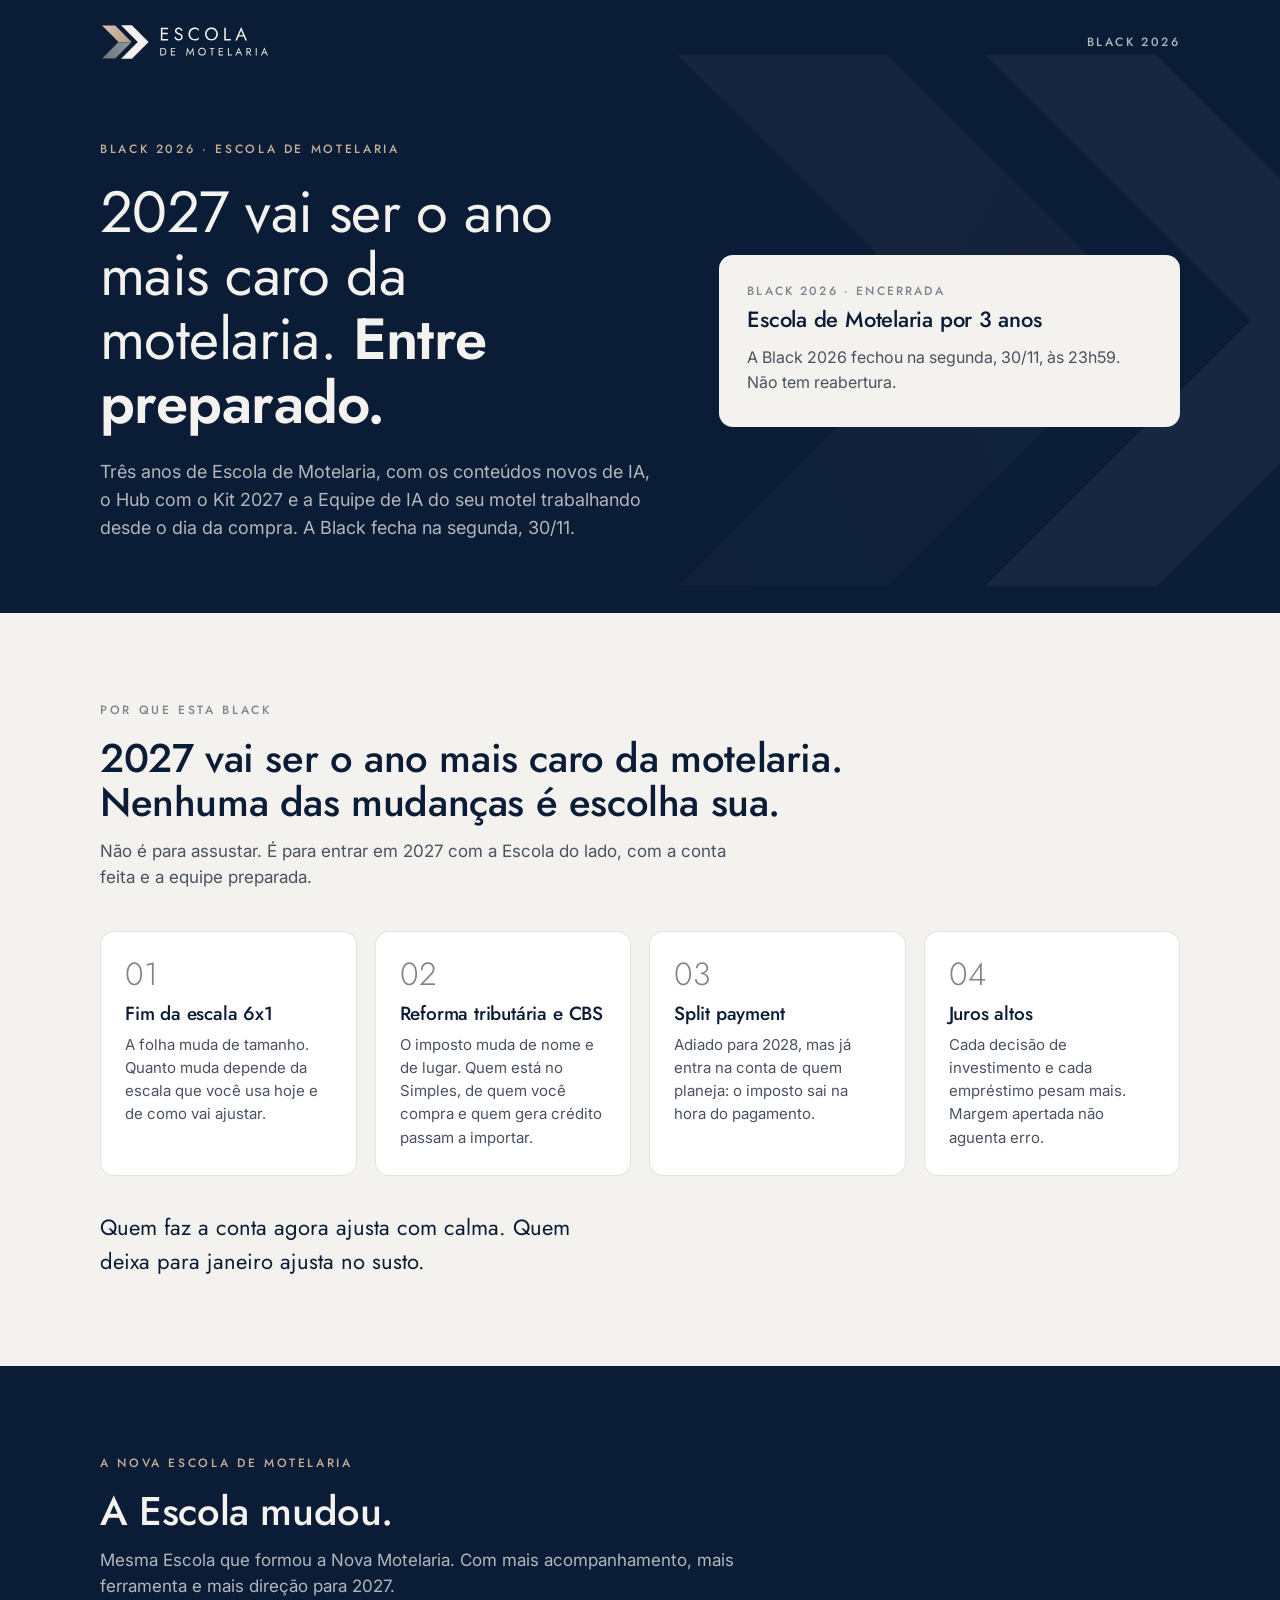
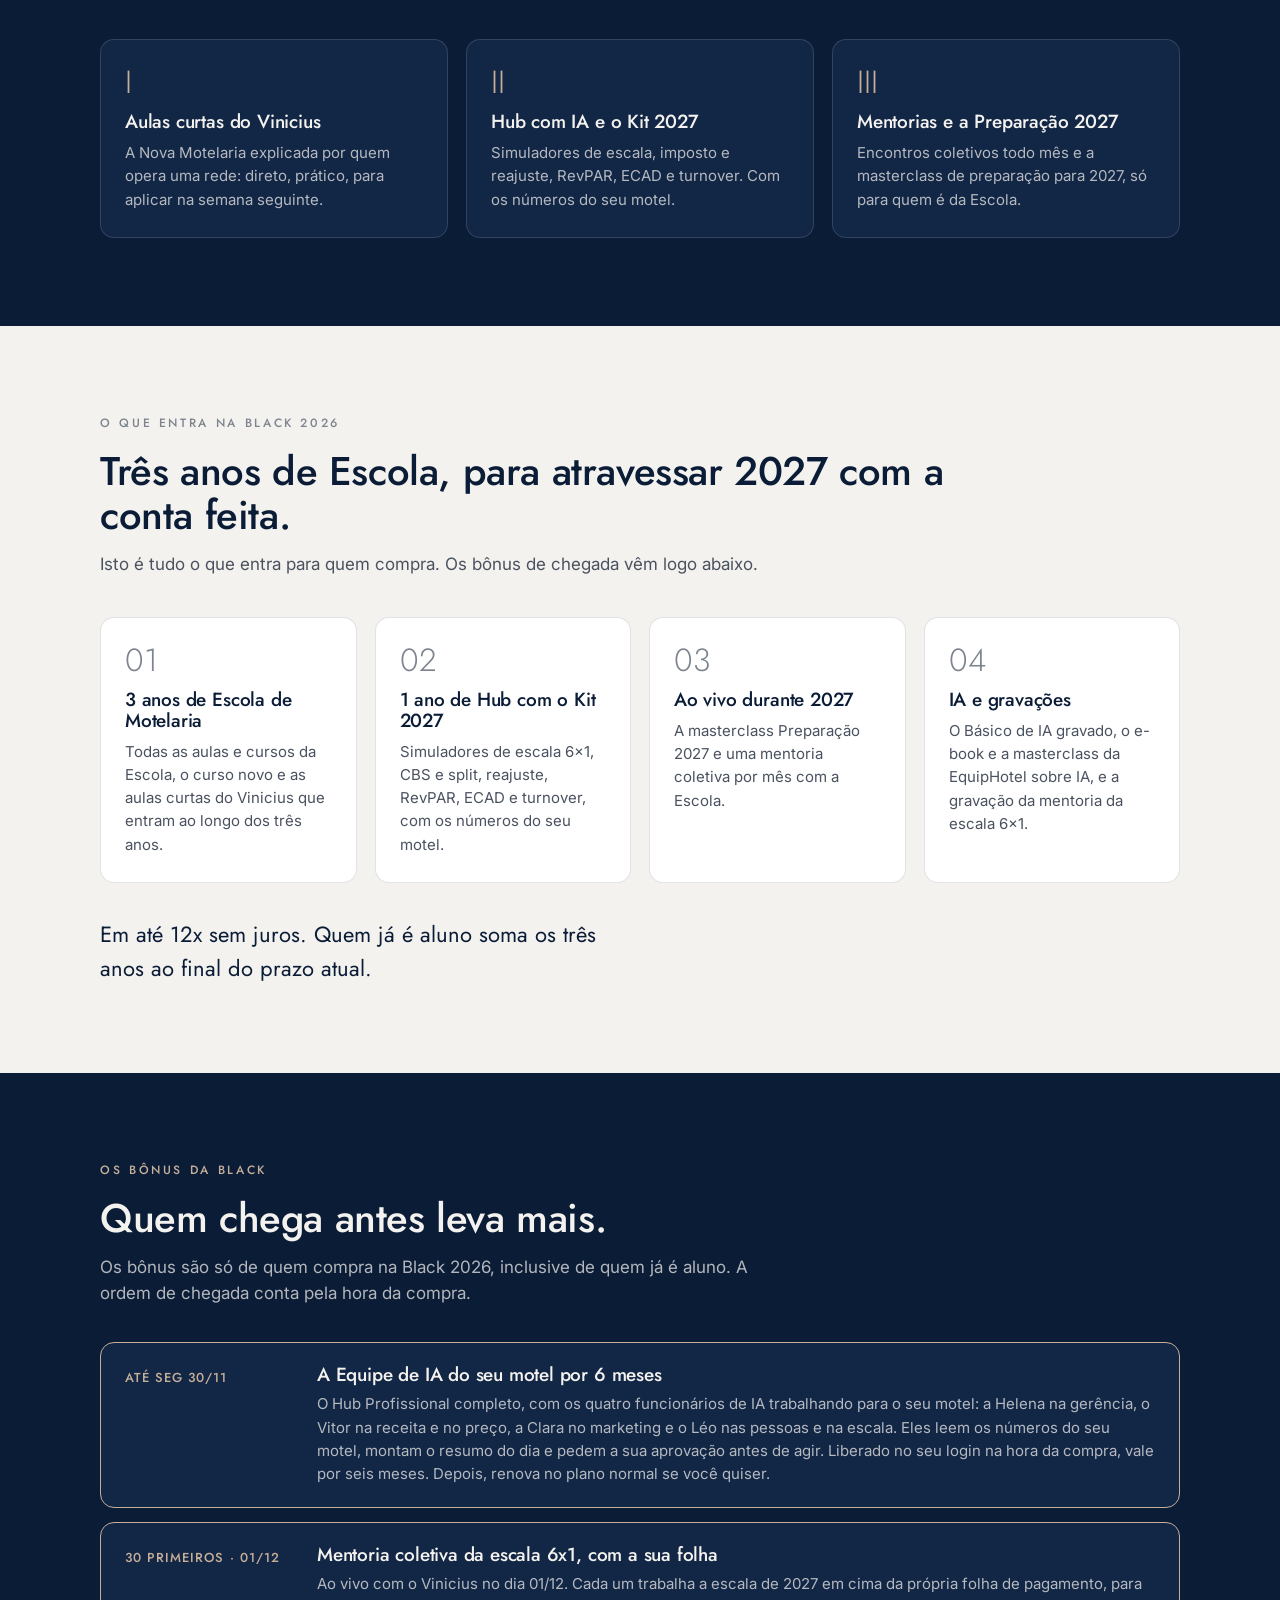
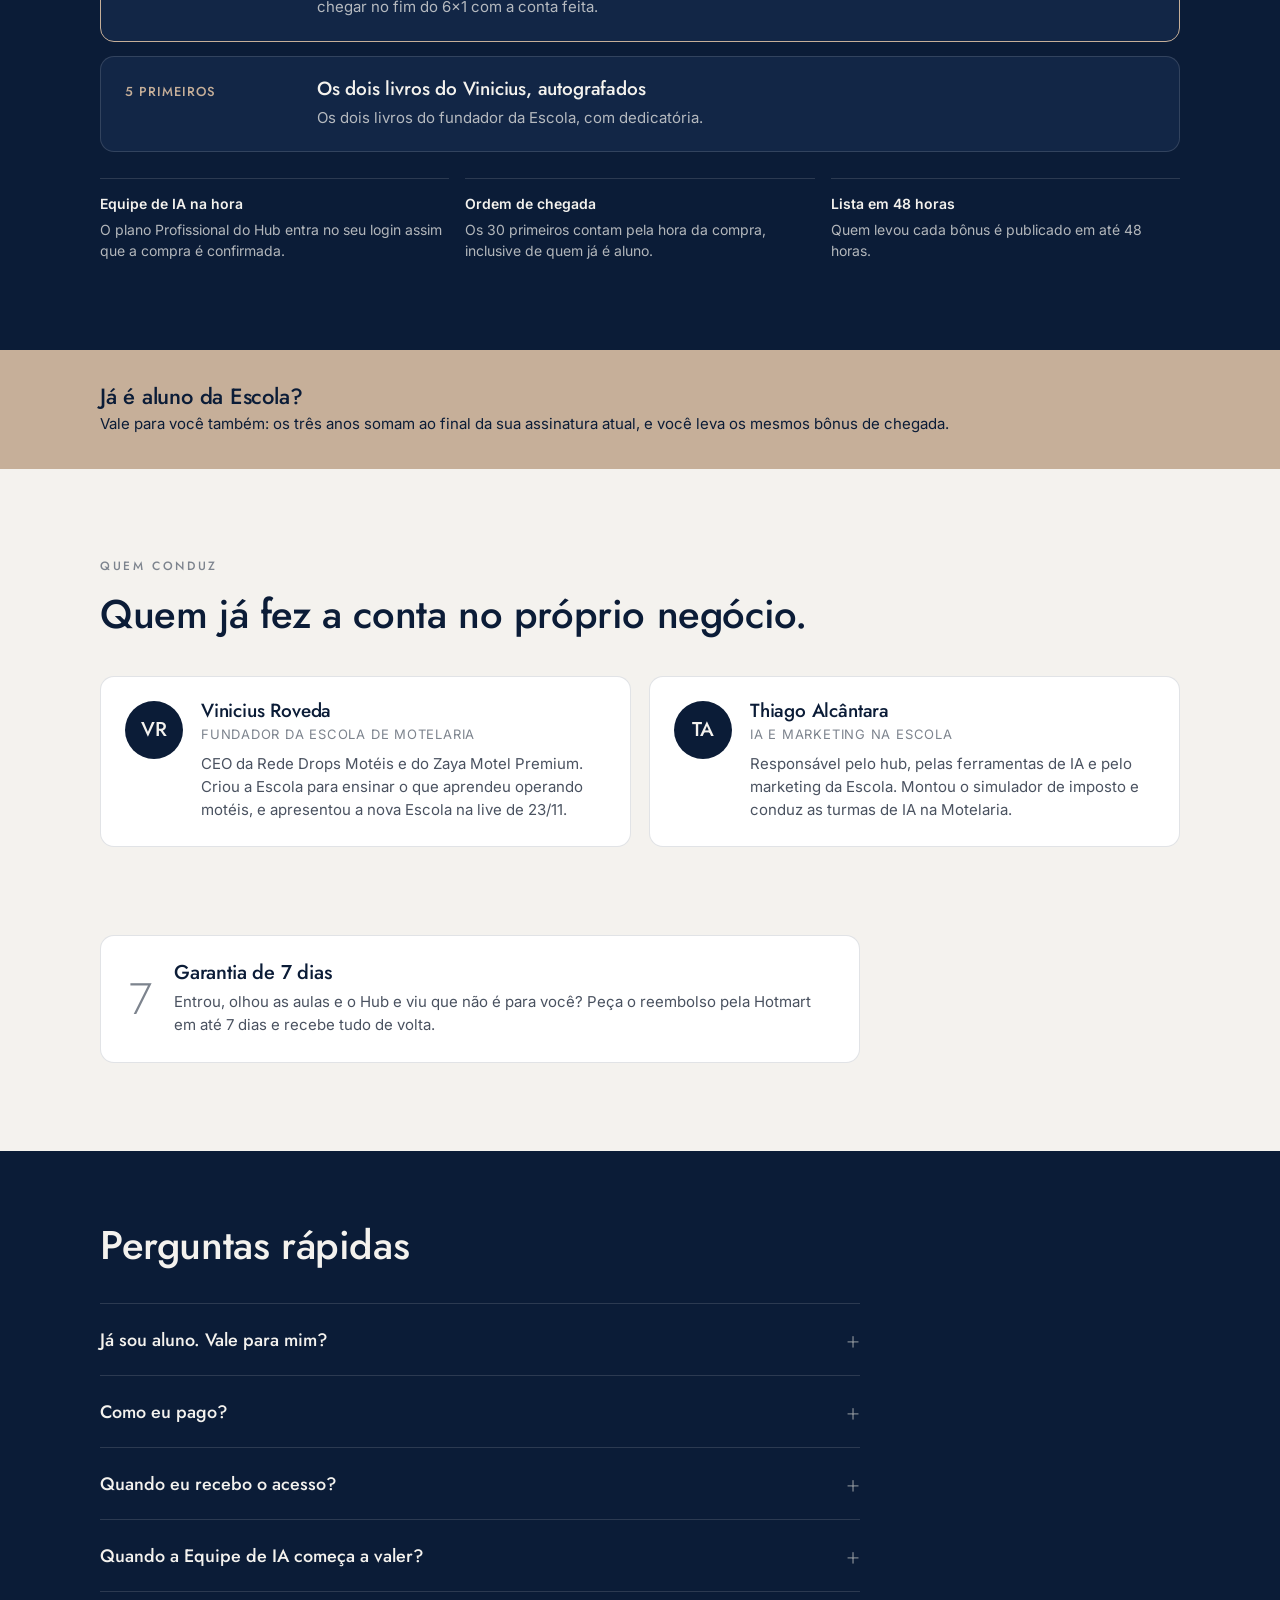
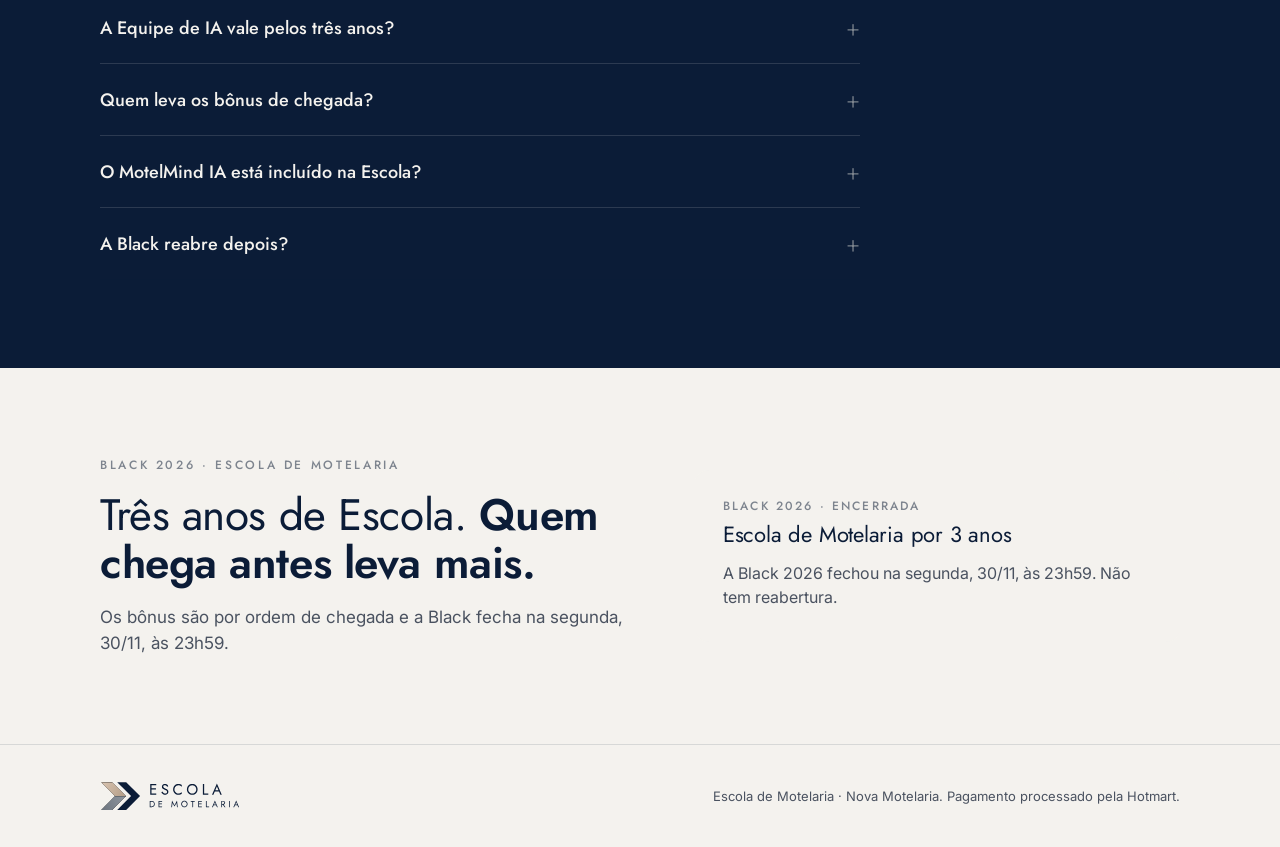
<file: index.html>
<!doctype html>
<html lang="pt-BR">
<head>
<meta charset="utf-8">
<script>if(location.pathname==='/app')location.replace('/app/'+location.search+location.hash)</script>
<script>
// Desde dom 22/11, 18h de Brasília, a home é a oferta, para todo mundo (antecipado pelo Thiago; antes era só a partir da live de seg 23/11).
// Para ver a página da lista depois disso: ?lista=1
(function(){try{var p=location.pathname;if((p==='/'||p==='/index.html')&&Date.now()>=Date.parse('2026-11-22T21:00:00Z')&&!/[?&]lista=1/.test(location.search))location.replace('/oferta.html'+location.search)}catch(e){}})();
</script>
<meta name="viewport" content="width=device-width, initial-scale=1">
<title>Black 2026 · Escola de Motelaria</title>
<meta name="description" content="2027 vai ser o ano mais caro da motelaria. Entre preparado, com a maior Black da história da Escola. A lista recebe a oferta 24 horas antes.">
<meta property="og:title" content="Black 2026 · Escola de Motelaria">
<meta property="og:description" content="2027 vai ser o ano mais caro da motelaria. Entre preparado, com a maior Black da história da Escola. O link chega 24h antes para a lista.">
<meta property="og:type" content="website">
<meta property="og:url" content="https://black.escolademotelaria.com.br/">
<meta property="og:image" content="https://black.escolademotelaria.com.br/assets/og.png">
<link rel="icon" href="assets/simbolo-neg.svg?v=2" type="image/svg+xml">
<link rel="preconnect" href="https://fonts.googleapis.com">
<link rel="preconnect" href="https://fonts.gstatic.com" crossorigin>
<link href="https://fonts.googleapis.com/css2?family=Jost:wght@300;400;500;600&family=Inter:wght@400;500;600&display=swap" rel="stylesheet">
<style>
:root{
  --azul:#0B1C37; --off:#F4F2EE; --champ:#C6AF99; --cinza:#7D848E;
  --azul-2:#122646; --linha:rgba(11,28,55,.12); --linha-esc:rgba(244,242,238,.14);
  --texto:#0B1C37; --texto-suave:#4A5260; --texto-esc:#F4F2EE; --texto-esc-suave:rgba(244,242,238,.72);
  --raio:14px; --max:1120px;
}
*{box-sizing:border-box;margin:0;padding:0}
html{scroll-behavior:smooth}
body{font-family:Inter,system-ui,-apple-system,Segoe UI,Roboto,sans-serif;background:var(--off);color:var(--texto);line-height:1.55;-webkit-font-smoothing:antialiased}
h1,h2,h3,.display{font-family:Jost,Inter,sans-serif;font-weight:500;letter-spacing:-.01em;line-height:1.1}
.wrap{max-width:var(--max);margin:0 auto;padding:0 20px}
.eyebrow{font-family:Jost,sans-serif;font-weight:500;font-size:12px;letter-spacing:.22em;text-transform:uppercase}
.btn{display:inline-flex;align-items:center;justify-content:center;gap:10px;border:0;border-radius:999px;padding:16px 28px;font:600 16px/1 Inter,sans-serif;cursor:pointer;text-decoration:none;transition:transform .15s ease,opacity .15s ease}
.btn:active{transform:translateY(1px)}
.btn-claro{background:var(--off);color:var(--azul)}
.btn-escuro{background:var(--azul);color:var(--off)}
.btn[disabled]{opacity:.6;cursor:wait}
section{padding:88px 0}
@media (max-width:760px){section{padding:64px 0}}

/* header */
header{position:absolute;inset:0 0 auto 0;z-index:5}
header .wrap{display:flex;align-items:center;justify-content:space-between;height:84px}
header img{height:36px;width:auto;display:block}
header .tag{font-family:Jost,sans-serif;font-weight:500;letter-spacing:.2em;font-size:12px;color:var(--texto-esc-suave);text-transform:uppercase}

/* hero */
.hero{background:var(--azul);color:var(--texto-esc);padding:140px 0 72px;position:relative;overflow:hidden}
.hero::before{content:"";position:absolute;right:-12%;top:-10%;width:60vw;max-width:820px;aspect-ratio:1;background:url(assets/simbolo-neg.svg?v=2) no-repeat center/contain;opacity:.05;pointer-events:none}
.hero .wrap{display:grid;grid-template-columns:1.1fr .9fr;gap:56px;align-items:center;position:relative}
.hero .eyebrow{color:var(--champ);margin-bottom:22px}
.hero h1{font-size:clamp(34px,4.6vw,58px);font-weight:400;max-width:14ch}
.hero h1 strong{font-weight:600}
.hero p.sub{margin-top:22px;font-size:18px;color:var(--texto-esc-suave);max-width:52ch}
.hero p.sub-curto{display:none}
.pill{display:inline-flex;align-items:center;gap:10px;margin-top:28px;padding:10px 16px;border:1px solid var(--linha-esc);border-radius:999px;font-family:Jost,sans-serif;font-weight:500;letter-spacing:.06em;font-size:14px}
.pill i{width:8px;height:8px;border-radius:50%;background:var(--champ);display:inline-block}
.form-card{background:var(--off);color:var(--texto);border-radius:var(--raio);padding:30px 28px 26px}
.form-card h2{font-size:22px;margin-bottom:6px}
.form-card .micro{font-size:14px;color:var(--texto-suave);margin-bottom:20px}
.field{margin-bottom:12px}
.field label{display:block;font-size:12px;font-weight:600;letter-spacing:.04em;text-transform:uppercase;color:var(--texto-suave);margin-bottom:6px}
.field input{width:100%;height:50px;border:1px solid var(--linha);border-radius:10px;background:#fff;padding:0 14px;font:16px Inter,sans-serif;color:var(--texto);outline:none;transition:border-color .15s}
.field input:focus{border-color:var(--azul)}
.field input[aria-invalid="true"]{border-color:#B5473E}
.hp{position:absolute;left:-9999px;opacity:0;height:0;overflow:hidden}
.form-card .btn{width:100%;margin-top:6px;height:54px}
.form-card .nota{margin-top:12px;font-size:13px;color:var(--texto-suave);text-align:center}
.form-card .prova{margin-top:14px;padding-top:14px;border-top:1px solid var(--linha);font-size:13px;color:var(--texto-suave);text-align:center}
.form-card .prova b{color:var(--texto);font-weight:600}
.erro{display:none;margin-top:10px;font-size:14px;color:#B5473E}
.erro.on{display:block}
@media (max-width:900px){
  .hero{padding:96px 0 44px}
  .hero .wrap{grid-template-columns:1fr;gap:22px}
  .hero .eyebrow{display:none}
  .hero h1{max-width:none;font-size:clamp(26px,6.9vw,36px)}
  .hero p.sub{display:none}
  .hero p.sub-curto{display:block;margin-top:10px;font-size:15px;color:var(--texto-esc-suave)}
  .hero .pill,.hero .count{display:none}
  .form-card{padding:22px 20px 18px}
  .form-card h2{font-size:20px}
  .form-card .micro{margin-bottom:14px}
  .field{margin-bottom:10px}
  .field input{height:48px}
}

/* countdown */
.count{display:none;gap:14px;margin-top:26px}
.count.on{display:flex}
.count div{min-width:64px;text-align:center}
.count b{display:block;font:500 30px/1 Jost,sans-serif}
.count small{font-size:11px;letter-spacing:.14em;text-transform:uppercase;color:var(--texto-esc-suave)}

/* sections */
.sec-titulo{max-width:34ch;font-size:clamp(28px,3.4vw,40px);margin-bottom:14px}
.sec-sub{color:var(--texto-suave);font-size:17px;max-width:60ch}
.grid-4{display:grid;grid-template-columns:repeat(4,1fr);gap:18px;margin-top:40px}
.card{background:#fff;border:1px solid var(--linha);border-radius:var(--raio);padding:26px 24px}
.card .n{font:300 32px/1 Jost,sans-serif;color:var(--cinza);margin-bottom:14px}
.card h3{font-size:19px;margin-bottom:8px}
.card p{font-size:15px;color:var(--texto-suave)}
.grid-4.grid-3{grid-template-columns:repeat(3,1fr)}
@media (max-width:980px){.grid-4,.grid-4.grid-3{grid-template-columns:repeat(2,1fr)}}
@media (max-width:560px){.grid-4,.grid-4.grid-3{grid-template-columns:1fr}}
.frase{margin-top:34px;font-family:Jost,sans-serif;font-size:22px;font-weight:400;max-width:40ch}

.escuro{background:var(--azul);color:var(--texto-esc)}
.escuro .sec-sub,.escuro .card p{color:var(--texto-esc-suave)}
.escuro .card{background:var(--azul-2);border-color:var(--linha-esc)}
.escuro .card .n{color:var(--champ)}
.escuro .eyebrow{color:var(--champ)}
.escuro .lista li{background:var(--azul-2);border-color:var(--linha-esc)}
.escuro .lista p{color:var(--texto-esc-suave)}
.escuro .lista .quando{color:var(--champ)}
.escuro .faq details{border-color:var(--linha-esc)}
.escuro .faq p{color:var(--texto-esc-suave)}
.escuro .aviso{color:var(--texto-esc-suave)}

.lista{list-style:none;margin-top:36px;display:grid;grid-template-columns:repeat(2,1fr);gap:16px}
.lista li{display:grid;grid-template-columns:auto 1fr;gap:16px;background:#fff;border:1px solid var(--linha);border-radius:var(--raio);padding:22px}
.lista .quando{font-family:Jost,sans-serif;font-weight:500;letter-spacing:.08em;font-size:12px;text-transform:uppercase;color:var(--cinza);width:88px;padding-top:4px}
.lista h3{font-size:18px;margin-bottom:4px}
.lista p{font-size:15px;color:var(--texto-suave)}
@media (max-width:760px){.lista{grid-template-columns:1fr}}
.aviso{margin-top:22px;font-size:14px;color:var(--texto-suave)}
.aviso a{color:inherit}
.bonus{list-style:none;margin-top:36px;display:grid;gap:14px}
.bonus li{display:grid;grid-template-columns:170px 1fr;gap:22px;align-items:start;background:var(--azul-2);border:1px solid var(--linha-esc);border-radius:var(--raio);padding:22px 24px}
.bonus li.destaque{border-color:var(--champ)}
.bonus .quem{font-family:Jost,sans-serif;font-weight:500;letter-spacing:.08em;font-size:13px;text-transform:uppercase;color:var(--champ);padding-top:3px}
.bonus h3{font-size:19px;margin-bottom:6px}
.bonus p{font-size:15px;color:var(--texto-esc-suave)}
@media (max-width:640px){.bonus li{grid-template-columns:1fr;gap:8px}}
.regras{margin-top:26px;display:grid;grid-template-columns:repeat(3,1fr);gap:16px}
.regras div{border-top:1px solid var(--linha-esc);padding-top:14px;font-size:14px;color:var(--texto-esc-suave)}
.regras b{display:block;color:var(--texto-esc);font-weight:600;margin-bottom:4px}
@media (max-width:760px){.regras{grid-template-columns:1fr}}

.faixa{background:var(--champ);color:var(--azul);padding:34px 0}
.faixa .wrap{display:flex;align-items:center;justify-content:space-between;gap:24px;flex-wrap:wrap}
.faixa h3{font-size:22px;font-weight:500}
.faixa p{font-size:15px;margin-top:4px}

.pessoas{display:grid;grid-template-columns:repeat(2,1fr);gap:18px;margin-top:40px}
.pessoa{display:flex;gap:18px;align-items:flex-start;background:#fff;border:1px solid var(--linha);border-radius:var(--raio);padding:24px}
.pessoa .ini{flex:0 0 58px;height:58px;border-radius:50%;background:var(--azul);color:var(--off);display:grid;place-items:center;font:500 20px Jost,sans-serif}
.pessoa h3{font-size:19px}
.pessoa .papel{font-size:13px;letter-spacing:.06em;text-transform:uppercase;color:var(--cinza);margin:2px 0 8px}
.pessoa p{font-size:15px;color:var(--texto-suave)}
@media (max-width:760px){.pessoas{grid-template-columns:1fr}}

.faq{margin-top:36px;max-width:760px}
.faq details{border-top:1px solid var(--linha);padding:18px 0}
.faq details:last-child{border-bottom:1px solid var(--linha)}
.faq summary{cursor:pointer;font:500 18px Jost,sans-serif;list-style:none;display:flex;justify-content:space-between;align-items:center}
.faq summary::after{content:"+";font-weight:300;font-size:24px;color:var(--cinza)}
.faq details[open] summary::after{content:"–"}
.faq p{margin-top:10px;font-size:15px;color:var(--texto-suave);max-width:60ch}

.final .wrap{display:grid;grid-template-columns:1fr .9fr;gap:56px;align-items:center}
.final h2{font-size:clamp(30px,3.8vw,44px);font-weight:400}
.final h2 strong{font-weight:600}
@media (max-width:900px){.final .wrap{grid-template-columns:1fr}}

footer{padding:36px 0;border-top:1px solid var(--linha)}
footer .wrap{display:flex;justify-content:space-between;align-items:center;gap:16px;flex-wrap:wrap}
footer img{height:30px;width:auto}
footer p{font-size:13px;color:var(--texto-suave)}

.reveal{opacity:0;transform:translateY(14px);transition:opacity .6s ease,transform .6s ease}
.reveal.in{opacity:1;transform:none}
@media (prefers-reduced-motion:reduce){.reveal{opacity:1;transform:none;transition:none}}
</style>
<!-- Meta Pixel -->
<script>
!function(f,b,e,v,n,t,s){if(f.fbq)return;n=f.fbq=function(){n.callMethod?n.callMethod.apply(n,arguments):n.queue.push(arguments)};if(!f._fbq)f._fbq=n;n.push=n;n.loaded=!0;n.version='2.0';n.queue=[];t=b.createElement(e);t.async=!0;t.src=v;s=b.getElementsByTagName(e)[0];s.parentNode.insertBefore(t,s)}(window,document,'script','https://connect.facebook.net/en_US/fbevents.js');
fbq('init','777460607647004');fbq('track','PageView');
</script>
</head>
<body>

<header>
  <div class="wrap">
    <img src="assets/escola-neg.svg?v=2" alt="Escola de Motelaria" width="168" height="36">
    <span class="tag">Black 2026</span>
  </div>
</header>

<section class="hero" id="topo">
  <div class="wrap">
    <div>
      <p class="eyebrow">Black 2026 · Escola de Motelaria</p>
      <h1>2027 vai ser o ano mais caro da motelaria. <strong>Entre preparado, com a maior Black da história da Escola.</strong></h1>
      <p class="sub">Segunda, 23/11, às 17h, o Vinicius apresenta a nova Escola de Motelaria ao vivo e abre a Black. Quem está na lista recebe o link no domingo, 22/11, e os bônus são por ordem de chegada.</p>
      <p class="sub-curto">O link da oferta chega domingo, 22/11, um dia antes de todo mundo.</p>
      <span class="pill"><i></i> Seg 23/11 · 17h · ao vivo e online</span>
      <div class="count" id="count">
        <div><b data-u="d">00</b><small>dias</small></div>
        <div><b data-u="h">00</b><small>horas</small></div>
        <div><b data-u="m">00</b><small>min</small></div>
        <div><b data-u="s">00</b><small>seg</small></div>
      </div>
    </div>

    <form class="form-card" id="form" novalidate>
      <h2>Entrar na lista da Black</h2>
      <p class="micro">Grátis. O link da oferta chega no seu WhatsApp e no seu e-mail no domingo, 22/11, às 17h.</p>
      <div class="field"><label for="nome">Nome</label><input id="nome" name="nome" type="text" autocomplete="name" placeholder="Seu nome" required></div>
      <div class="field"><label for="whats">WhatsApp</label><input id="whats" name="whats" type="tel" inputmode="tel" autocomplete="tel" placeholder="(47) 99999-9999" required></div>
      <div class="field"><label for="email">E-mail</label><input id="email" name="email" type="email" autocomplete="email" placeholder="voce@seumotel.com.br" required></div>
      <div class="hp" aria-hidden="true"><label>Site<input name="site" tabindex="-1" autocomplete="off"></label></div>
      <button class="btn btn-escuro" type="submit" id="btn">Quero o link 24 horas antes</button>
      <p class="erro" id="erro"></p>
      <p class="prova">Na Black 2025, <b>53 motéis entraram nas primeiras horas</b> e os bônus de chegada acabaram ali.</p>
    </form>
  </div>
</section>

<section class="escuro" id="lista">
  <div class="wrap">
    <p class="eyebrow reveal" style="margin-bottom:16px">O que a lista recebe</p>
    <h2 class="sec-titulo reveal">Quem está na lista chega primeiro.</h2>
    <p class="sec-sub reveal">A Black 2026 abre para todo mundo na segunda, 23/11. A lista recebe o link no domingo, com 24 horas de vantagem nos bônus.</p>
    <ul class="lista">
      <li class="reveal"><span class="quando">Dom 22/11 · 17h</span><div><h3>O link da oferta, 24 horas antes</h3><p>A melhor condição do ano chega primeiro no seu WhatsApp e no seu e-mail. Os bônus são por ordem de chegada e começam a contar a partir daí.</p></div></li>
      <li class="reveal"><span class="quando">Seg 23/11 · 17h</span><div><h3>O lançamento ao vivo da nova Escola</h3><p>O Vinicius apresenta o que mudou na Escola de Motelaria e abre a Black 2026 para todo mundo.</p></div></li>
      <li class="reveal"><span class="quando">Hoje</span><div><h3>A área da Black já aberta</h3><p>Enquanto o link não chega, a gravação da live sobre 2027 e o Raio-X do seu motel já ficam disponíveis para quem está na lista.</p></div></li>
      <li class="reveal"><span class="quando">Novembro</span><div><h3>As contas de 2027, uma por semana</h3><p>Escala, preço e imposto, cada uma com o simulador que você usa no seu motel. E uma amostra das aulas novas da Escola.</p></div></li>
    </ul>
    <p class="aviso reveal">Quem entra até a live de hoje, segunda, 23/11, às 17h, participa dos sorteios e da mentoria da reforma tributária. <a href="#bonus">Veja todos os bônus.</a></p>
  </div>
</section>

<section id="conta">
  <div class="wrap">
    <p class="eyebrow reveal" style="color:var(--cinza);margin-bottom:16px">Por que esta Black</p>
    <h2 class="sec-titulo reveal">2027 vai ser o ano mais caro da motelaria. Nenhuma das mudanças é escolha sua.</h2>
    <p class="sec-sub reveal">Não é para assustar. É para entrar em 2027 com a Escola do lado, com a conta feita e a equipe preparada.</p>
    <div class="grid-4">
      <div class="card reveal"><div class="n">01</div><h3>Fim da escala 6x1</h3><p>A folha muda de tamanho. Quanto muda depende da escala que você usa hoje e de como vai ajustar.</p></div>
      <div class="card reveal"><div class="n">02</div><h3>Reforma tributária e CBS</h3><p>O imposto muda de nome e de lugar. Quem está no Simples, de quem você compra e quem gera crédito passam a importar.</p></div>
      <div class="card reveal"><div class="n">03</div><h3>Split payment</h3><p>Adiado para 2028, mas já entra na conta de quem planeja: o imposto sai na hora do pagamento.</p></div>
      <div class="card reveal"><div class="n">04</div><h3>Juros altos</h3><p>Cada decisão de investimento e cada empréstimo pesam mais. Margem apertada não aguenta erro.</p></div>
    </div>
    <p class="frase reveal">Quem faz a conta agora ajusta com calma. Quem deixa para janeiro ajusta no susto.</p>
  </div>
</section>

<section class="escuro" id="escola">
  <div class="wrap">
    <p class="eyebrow reveal" style="margin-bottom:16px">A nova Escola de Motelaria</p>
    <h2 class="sec-titulo reveal">A Escola mudou. No dia 23 a gente mostra tudo, ao vivo.</h2>
    <p class="sec-sub reveal">Mesma Escola que formou a Nova Motelaria. Com mais acompanhamento, mais ferramenta e mais direção para 2027.</p>
    <div class="grid-4 grid-3">
      <div class="card reveal"><div class="n">I</div><h3>Aulas curtas do Vinicius</h3><p>A Nova Motelaria explicada por quem opera uma rede: direto, prático, para aplicar na semana seguinte.</p></div>
      <div class="card reveal"><div class="n">II</div><h3>Hub com IA e o Kit 2027</h3><p>Simuladores de escala, imposto e reajuste, RevPAR, ECAD e turnover. Com os números do seu motel.</p></div>
      <div class="card reveal"><div class="n">III</div><h3>Mentorias e a Preparação 2027</h3><p>Encontros coletivos todo mês e a masterclass de preparação para 2027, só para quem é da Escola.</p></div>
    </div>
  </div>
</section>

<section id="oferta">
  <div class="wrap">
    <p class="eyebrow reveal" style="color:var(--cinza);margin-bottom:16px">O que entra na Black 2026</p>
    <h2 class="sec-titulo reveal">Três anos de Escola, para atravessar 2027 com a conta feita.</h2>
    <p class="sec-sub reveal">O preço chega no domingo, 22/11, às 17h, junto com o link. Isto é tudo o que entra para quem compra.</p>
    <div class="grid-4">
      <div class="card reveal"><div class="n">01</div><h3>3 anos de Escola de Motelaria</h3><p>Todas as aulas e cursos da Escola, o curso novo e as aulas curtas do Vinicius que entram ao longo dos três anos.</p></div>
      <div class="card reveal"><div class="n">02</div><h3>1 ano de Hub com o Kit 2027</h3><p>Simuladores de escala 6x1, CBS e split, reajuste, RevPAR, ECAD e turnover, com os números do seu motel.</p></div>
      <div class="card reveal"><div class="n">03</div><h3>Ao vivo durante 2027</h3><p>A masterclass Preparação 2027 e uma mentoria coletiva por mês com a Escola.</p></div>
      <div class="card reveal"><div class="n">04</div><h3>IA e gravações</h3><p>O Básico de IA gravado, o e-book e a masterclass da EquipHotel sobre IA, e a gravação da mentoria da escala 6x1.</p></div>
    </div>
    <p class="frase reveal">Em até 12x sem juros. Quem já é aluno soma os três anos ao final do prazo atual.</p>
  </div>
</section>

<section class="escuro" id="bonus">
  <div class="wrap">
    <p class="eyebrow reveal" style="margin-bottom:16px">Os bônus da Black</p>
    <h2 class="sec-titulo reveal">Quem chega antes leva mais.</h2>
    <p class="sec-sub reveal">Os bônus são só de quem compra na Black 2026, inclusive de quem já é aluno. A ordem de chegada conta pela hora da compra, a partir de domingo, 22/11, às 17h.</p>
    <ul class="bonus">
      <li class="reveal destaque"><span class="quem">Até seg 30/11</span><div><h3>A Equipe de IA do seu motel por 6 meses</h3><p>O Hub Profissional completo, com os quatro funcionários de IA trabalhando para o seu motel: gerente, analista de receita, social e pessoas e escala. Liberado no seu login na hora da compra, por seis meses.</p></div></li>
      <li class="reveal"><span class="quem">2 primeiros</span><div><h3>Ingresso para o MotelMind SP 2027</h3><p>O evento presencial da Nova Motelaria em São Paulo, por conta da Escola.</p></div></li>
      <li class="reveal"><span class="quem">5 primeiros</span><div><h3>Os dois livros do Vinicius, autografados</h3><p>Os dois livros do fundador da Escola, com dedicatória.</p></div></li>
      <li class="reveal"><span class="quem">30 primeiros</span><div><h3>A escala 6x1 aplicada, com a sua folha</h3><p>Mentoria em grupo com o Vinicius em que cada um trabalha a escala de 2027 em cima da própria folha de pagamento.</p></div></li>
      <li class="reveal"><span class="quem">Antes da live</span><div><h3>Mentoria ao vivo com o Vinicius sobre a reforma tributária</h3><p>Uma sessão em grupo para tirar as dúvidas de 2027 com quem já fez a conta. A sala ao vivo é só de quem comprou antes da live; os alunos recebem a gravação depois.</p></div></li>
      <li class="reveal destaque"><span class="quem">Até a live · seg 23/11 · 17h</span><div><h3>Dois sorteios</h3><p>Todo mundo que comprar até a live de segunda, 23/11, às 17h, concorre a uma vaga no MotelMind Floripa 2027 e a uma mentoria privada de uma hora com o Vinicius.</p></div></li>
    </ul>
    <div class="regras">
      <div class="reveal"><b>Live: seg 23/11, 17h</b>"Antes da live" vale para compras feitas até o começo da transmissão.</div>
      <div class="reveal"><b>Sorteios juntos</b>Os dois sorteios saem no mesmo dia, para todos verem.</div>
      <div class="reveal"><b>Lista em 48 horas</b>Quem levou cada bônus é publicado em até 48 horas.</div>
    </div>
  </div>
</section>

<div class="faixa">
  <div class="wrap">
    <div><h3>Já é aluno da Escola?</h3><p>Vale para você também: os anos da Black somam ao final da sua assinatura atual. Você não perde nada, só expande o tempo.</p></div>
    <a class="btn btn-escuro" href="#topo">Entrar na lista</a>
  </div>
</div>

<section id="quem">
  <div class="wrap">
    <p class="eyebrow reveal" style="color:var(--cinza);margin-bottom:16px">Quem conduz</p>
    <h2 class="sec-titulo reveal">Quem já fez a conta no próprio negócio.</h2>
    <div class="pessoas">
      <div class="pessoa reveal"><div class="ini">VR</div><div><h3>Vinicius Roveda</h3><p class="papel">Fundador da Escola de Motelaria</p><p>CEO da Rede Drops Motéis e do Zaya Motel Premium. Criou a Escola para ensinar o que aprendeu operando motéis, e é quem vai apresentar a nova Escola no dia 23.</p></div></div>
      <div class="pessoa reveal"><div class="ini">TA</div><div><h3>Thiago Alcântara</h3><p class="papel">IA e marketing na Escola</p><p>Responsável pelo hub, pelas ferramentas de IA e pelo marketing da Escola. Montou o simulador de imposto e conduz as turmas de IA na Motelaria.</p></div></div>
    </div>
  </div>
</section>

<section class="escuro" id="faq" style="padding-top:72px">
  <div class="wrap">
    <h2 class="sec-titulo reveal">Perguntas rápidas</h2>
    <div class="faq">
      <details class="reveal"><summary>Entrar na lista custa alguma coisa?</summary><p>Não. O cadastro é gratuito e não compromete com nada. Você só recebe primeiro o que todo mundo vai receber depois.</p></details>
      <details class="reveal"><summary>O que acontece no dia 22 e no dia 23?</summary><p>No domingo, 22/11, às 17h, o link da oferta chega para quem está na lista. Na segunda, 23/11, às 17h, o Vinicius apresenta a nova Escola ao vivo e a Black abre para todo mundo.</p></details>
      <details class="reveal"><summary>Já sou aluno. Vale a pena entrar?</summary><p>Vale. Os anos da Black somam ao final da sua assinatura atual. Entre na lista com o mesmo e-mail da sua compra.</p></details>
      <details class="reveal"><summary>Quanto vai custar?</summary><p>O preço sai no domingo, 22/11, às 17h, para quem está na lista, e na live de segunda para todo mundo. Dá para pagar em até 12x sem juros.</p></details>
      <details class="reveal"><summary>Quem leva os bônus?</summary><p>Quem compra na Black 2026, inclusive quem já é aluno e estende o prazo. A ordem de chegada conta pela hora da compra, a partir de domingo, 22/11, às 17h.</p></details>
      <details class="reveal"><summary>Quando a Equipe de IA começa a valer?</summary><p>Na hora da compra. O plano Profissional do Hub é liberado no seu login. Se você ainda não tem conta no Hub, ele entra quando você se cadastra com o mesmo e-mail da compra.</p></details>
      <details class="reveal"><summary>Vou receber muitas mensagens?</summary><p>Uma confirmação agora, uma conta de 2027 por semana em novembro e o link no dia 22. Você sai da lista quando quiser.</p></details>
    </div>
  </div>
</section>

<section class="final" id="final">
  <div class="wrap">
    <div>
      <p class="eyebrow" style="color:var(--cinza);margin-bottom:16px">Black 2026 · Escola de Motelaria</p>
      <h2>Dia 23 de novembro, às 17h. <strong>A lista recebe no dia 22.</strong></h2>
      <p class="sec-sub" style="margin-top:16px">Entre agora e receba o link 24 horas antes de todo mundo. Os bônus são por ordem de chegada.</p>
    </div>
    <form class="form-card" id="form2" novalidate>
      <h2>Entrar na lista da Black</h2>
      <p class="micro">Grátis. O link chega no domingo, 22/11, às 17h.</p>
      <div class="field"><label for="nome2">Nome</label><input id="nome2" name="nome" type="text" autocomplete="name" placeholder="Seu nome" required></div>
      <div class="field"><label for="whats2">WhatsApp</label><input id="whats2" name="whats" type="tel" inputmode="tel" autocomplete="tel" placeholder="(47) 99999-9999" required></div>
      <div class="field"><label for="email2">E-mail</label><input id="email2" name="email" type="email" autocomplete="email" placeholder="voce@seumotel.com.br" required></div>
      <div class="hp" aria-hidden="true"><label>Site<input name="site" tabindex="-1" autocomplete="off"></label></div>
      <button class="btn btn-escuro" type="submit">Quero o link 24 horas antes</button>
      <p class="erro"></p>
    </form>
  </div>
</section>

<footer>
  <div class="wrap">
    <img src="assets/escola-cor.svg?v=2" alt="Escola de Motelaria" width="140" height="30">
    <p>Escola de Motelaria · Nova Motelaria. Seus dados são usados só para a comunicação da Black 2026.</p>
  </div>
</footer>

<script>
(function(){
  var ENDPOINT='https://cmrydpojogzofzfzwjhi.supabase.co/functions/v1/evento-lead';
  var LANC=new Date('2026-11-23T20:00:00Z'); // seg 23/11 17h (Brasília)
  var MOSTRA_CONTADOR=new Date('2026-11-16T03:00:00Z');

  // UTMs: first-touch (bf_utms_first) e last-touch (bf_utms)
  var UTM_KEYS=['utm_source','utm_medium','utm_campaign','utm_content','utm_term'];
  try{
    var q=new URLSearchParams(location.search), u={}, temUtm=false;
    UTM_KEYS.forEach(function(k){if(q.get(k)){u[k]=q.get(k);temUtm=true}});
    var ref='';try{if(document.referrer&&new URL(document.referrer).hostname!==location.hostname)ref=document.referrer}catch(e){}
    if(ref)u.referrer=ref;
    u.landing_page=location.href.split('#')[0];
    if((temUtm||ref)&&!localStorage.getItem('bf_utms_first'))localStorage.setItem('bf_utms_first',JSON.stringify(u));
    if(temUtm){var s=JSON.stringify(u);try{sessionStorage.setItem('bf_utms',s)}catch(e){}localStorage.setItem('bf_utms',s)}
  }catch(e){}
  function utms(){
    var o={};
    try{o=JSON.parse(localStorage.getItem('bf_utms')||sessionStorage.getItem('bf_utms')||'{}')||{}}catch(e){o={}}
    if(!Object.keys(o).length){try{o=JSON.parse(localStorage.getItem('bf_utms_first')||'{}')||{}}catch(e){o={}}}
    var r={};UTM_KEYS.concat(['referrer','landing_page']).forEach(function(k){r[k]=o[k]||null});
    return r;
  }

  // máscara de telefone: aceita DDD+número (10-11) OU 55+DDD+número (12-13).
  function digits(v){return String(v||'').replace(/\D/g,'').replace(/^0+/,'')}
  function normalizeWhats(v){
    var d=digits(v);
    while(d.indexOf('5555')===0 && (d.length===14||d.length===15)) d=d.slice(2);
    if(d.indexOf('55')===0 && (d.length===12||d.length===13)) return d;
    if(d.length===10||d.length===11) return '55'+d;
    return d;
  }
  function mask(v){
    var d=digits(v);
    if(d.indexOf('55')===0 && d.length>11){
      d=d.slice(0,13);
      var n=d.slice(2);
      if(n.length>10) return '+55 ('+n.slice(0,2)+') '+n.slice(2,7)+'-'+n.slice(7);
      if(n.length>6) return '+55 ('+n.slice(0,2)+') '+n.slice(2,6)+'-'+n.slice(6);
      if(n.length>2) return '+55 ('+n.slice(0,2)+') '+n.slice(2);
      return '+55 '+n;
    }
    d=d.slice(0,11);
    if(d.length>10)return d.replace(/(\d{2})(\d{5})(\d{4})/,'($1) $2-$3');
    if(d.length>6)return d.replace(/(\d{2})(\d{4})(\d{0,4})/,'($1) $2-$3');
    if(d.length>2)return d.replace(/(\d{2})(\d{0,5})/,'($1) $2');
    return d;
  }
  document.querySelectorAll('input[type=tel]').forEach(function(i){i.addEventListener('input',function(){i.value=mask(i.value)})});

  function liga(form){
    var btn=form.querySelector('button'), erro=form.querySelector('.erro');
    form.addEventListener('submit',function(ev){
      ev.preventDefault(); erro.classList.remove('on');
      var nome=form.nome.value.trim(), whats=normalizeWhats(form.whats.value), email=form.email.value.trim().toLowerCase();
      if(form.site.value){return} // bot
      [form.nome,form.whats,form.email].forEach(function(i){i.removeAttribute('aria-invalid')});
      if(nome.length<2){form.nome.setAttribute('aria-invalid','true');erro.textContent='Escreva seu nome.';erro.classList.add('on');return}
      if(!/^55\d{2}9\d{8}$/.test(whats)){form.whats.setAttribute('aria-invalid','true');erro.textContent='Confere o WhatsApp com DDD.';erro.classList.add('on');return}
      if(!/^[^\s@]+@[^\s@]+\.[^\s@]+$/.test(email)){form.email.setAttribute('aria-invalid','true');erro.textContent='Confere o e-mail.';erro.classList.add('on');return}
      btn.disabled=true; var txt=btn.textContent; btn.textContent='Enviando…';
      var ut=utms();
      var foi=false;
      function irObrigado(leadId){
        if(foi)return; foi=true;
        try{sessionStorage.setItem('bf_nome',nome.split(' ')[0])}catch(e){}
        try{localStorage.setItem('bf_lead',JSON.stringify({nome:nome,email:email,whats:whats,t:Date.now()}))}catch(e){}
        try{
          var id=crypto.randomUUID();
          try{if(window.fbq)fbq('track','Lead',{content_name:'black-2026-lista'},{eventID:id})}catch(e){}
          var ck=function(n){return (document.cookie.match(new RegExp('(?:^|; )'+n+'=([^;]*)'))||[])[1]};
          fetch('https://xzrnqghcacxjteldklyt.supabase.co/functions/v1/meta-capi',{method:'POST',keepalive:true,headers:{'Content-Type':'application/json'},body:JSON.stringify({
            event_name:'Lead',event_id:id,event_source_url:location.href,content_name:'black-2026-lista',email:email,phone:whats,fbp:ck('_fbp'),fbc:ck('_fbc')
          })}).catch(function(){});
        }catch(e){}
        location.href='obrigado.html?l='+encodeURIComponent(leadId||'')+'&n='+encodeURIComponent(nome.split(' ')[0]);
      }
      // Rede de segurança: se o servidor demorar mais de 2,5 s, segue para o obrigado.
      // keepalive:true mantém o envio vivo depois da navegação, o lead não se perde.
      var guarda=setTimeout(function(){irObrigado('')},2500);
      fetch(ENDPOINT,{method:'POST',keepalive:true,headers:{'Content-Type':'application/json'},body:JSON.stringify({
        name:nome,email:email,whatsapp:whats,tier:'lista',
        evento:'black-2026',stage:'a26f7eb7-8cff-4c85-82c1-75b4bbfd9bbc',product:'e614cccc-d54f-43d7-a6ad-386fab525815',mailchimp_tag:'Black 2026',
        utms:ut,data:{origem:'black.escolademotelaria.com.br',utm_source:ut.utm_source,utm_medium:ut.utm_medium,utm_campaign:ut.utm_campaign,utm_content:ut.utm_content,utm_term:ut.utm_term,referrer:ut.referrer,landing_page:ut.landing_page,formulario:form.id}
      })}).then(function(r){return r.json().then(function(j){return {ok:r.ok,j:j}})}).then(function(res){
        if(!res.ok)throw new Error(res.j&&res.j.error||'erro');
        clearTimeout(guarda); irObrigado(res.j.lead_id);
      }).catch(function(){
        if(foi)return; clearTimeout(guarda);
        btn.disabled=false; btn.textContent=txt;
        erro.textContent='Não consegui enviar agora. Tenta de novo em alguns segundos.'; erro.classList.add('on');
      });
    });
  }
  liga(document.getElementById('form')); liga(document.getElementById('form2'));

  // contador (só a partir de 16/11)
  var c=document.getElementById('count');
  if(new Date()>=MOSTRA_CONTADOR){
    c.classList.add('on');
    function tick(){var d=Math.max(0,LANC-new Date()),s=Math.floor(d/1000);
      var o={d:Math.floor(s/86400),h:Math.floor(s%86400/3600),m:Math.floor(s%3600/60),s:s%60};
      Object.keys(o).forEach(function(k){c.querySelector('[data-u='+k+']').textContent=String(o[k]).padStart(2,'0')})}
    tick(); setInterval(tick,1000);
  }

  // reveal
  var io=new IntersectionObserver(function(es){es.forEach(function(e){if(e.isIntersecting){e.target.classList.add('in');io.unobserve(e.target)}})},{threshold:.12});
  document.querySelectorAll('.reveal').forEach(function(el){io.observe(el)});
})();
</script>
</body>
</html>
</file>
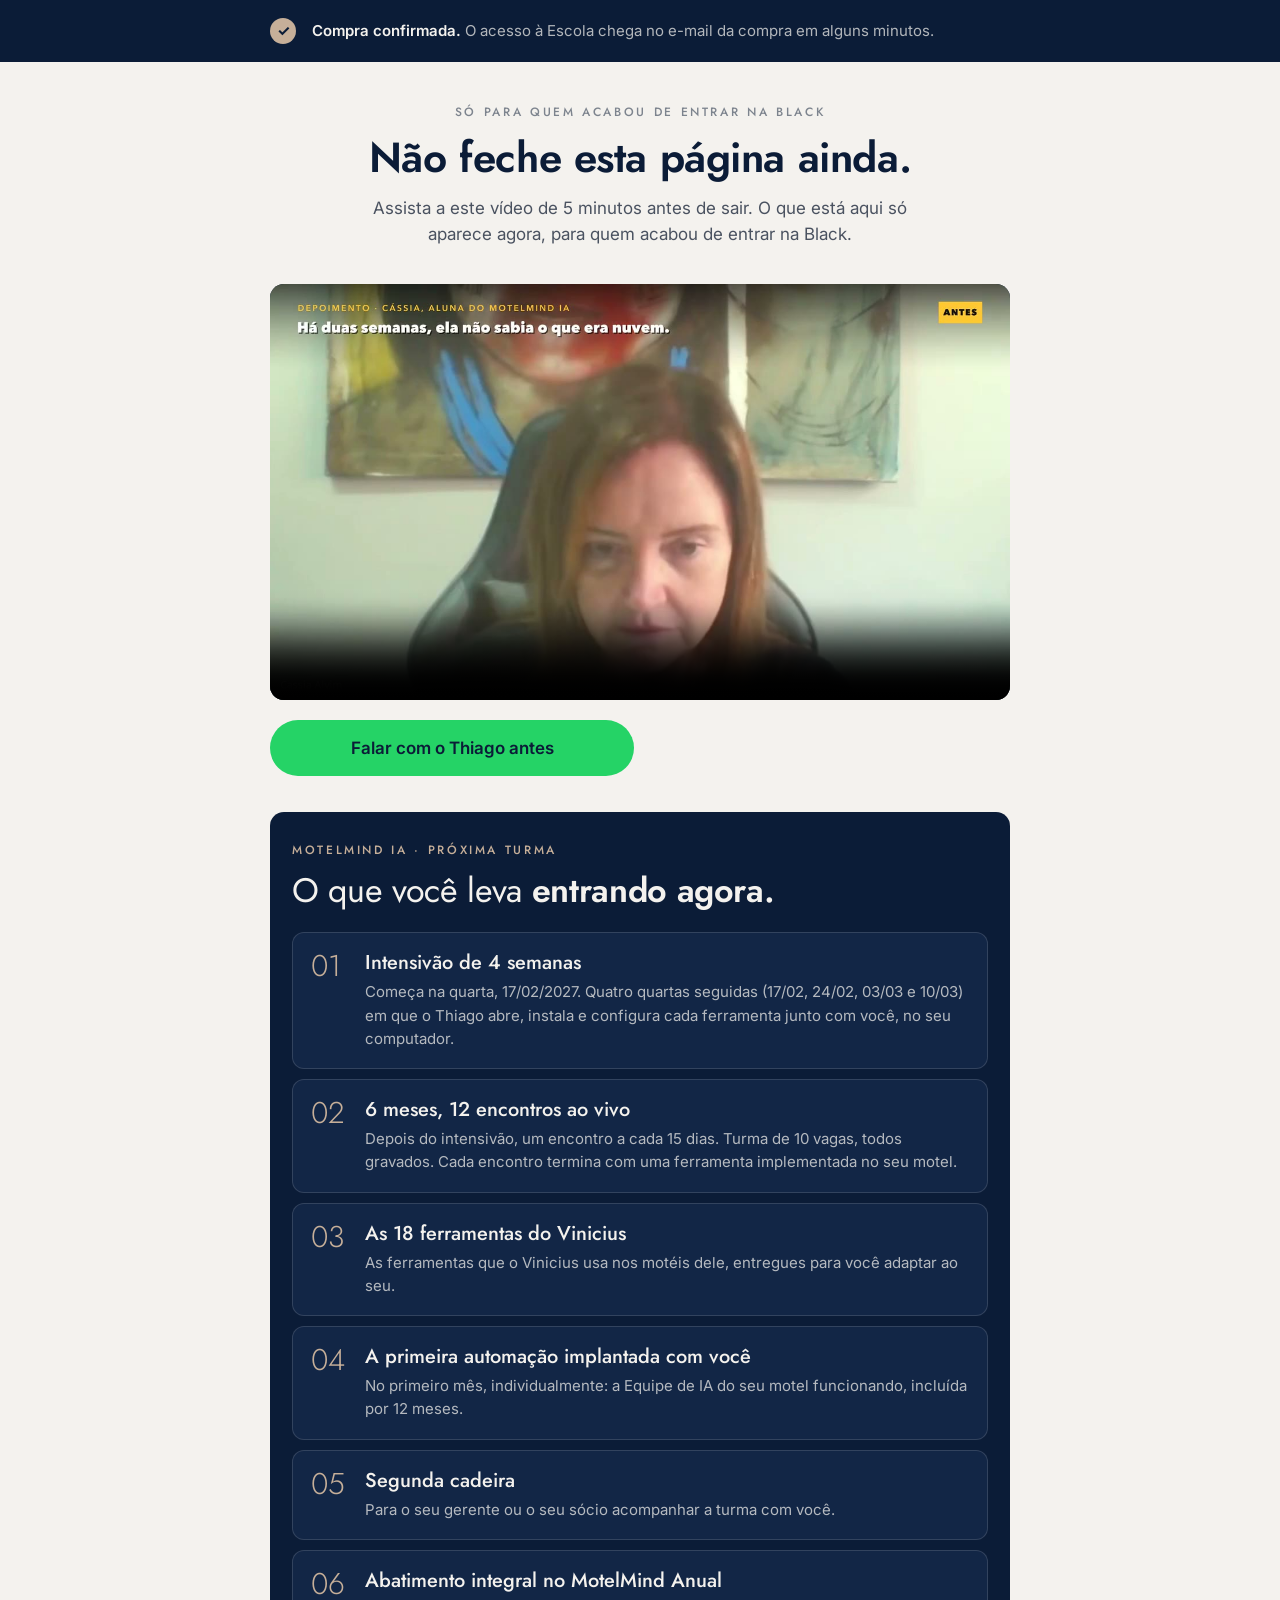
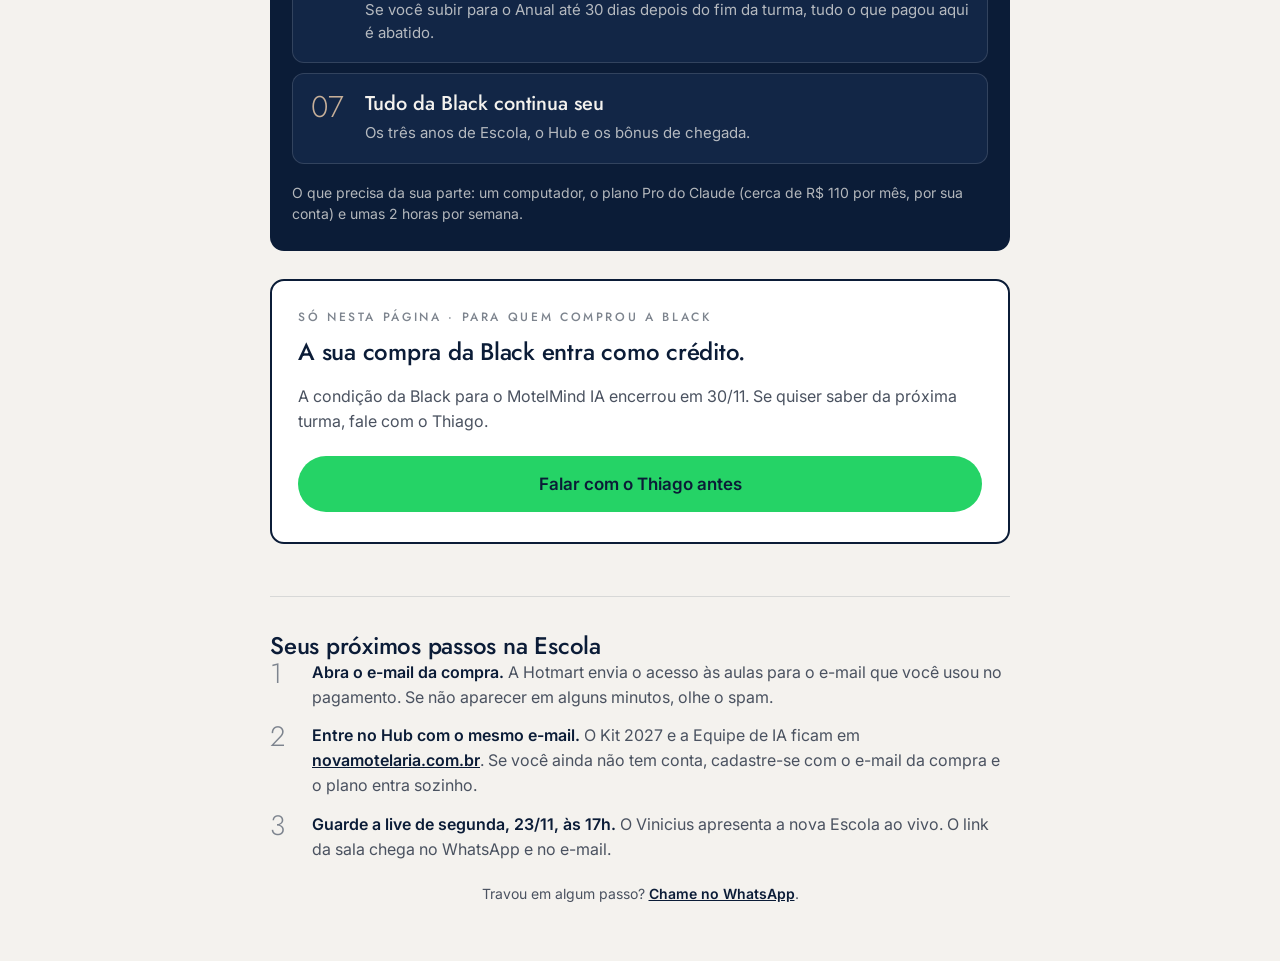
<file: bem-vindo.html>
<!doctype html>
<html lang="pt-BR">
<head>
<meta charset="utf-8">
<meta name="viewport" content="width=device-width, initial-scale=1">
<title>Compra confirmada · Black 2026 · Escola de Motelaria</title>
<meta name="robots" content="noindex">
<link rel="icon" href="assets/simbolo-neg.svg?v=2" type="image/svg+xml">
<link rel="preconnect" href="https://fonts.googleapis.com">
<link rel="preconnect" href="https://fonts.gstatic.com" crossorigin>
<link href="https://fonts.googleapis.com/css2?family=Jost:wght@300;400;500;600&family=Inter:wght@400;500;600&display=swap" rel="stylesheet">
<style>
:root{--azul:#0B1C37;--azul-2:#122646;--off:#F4F2EE;--champ:#C6AF99;--cinza:#7D848E;--linha:rgba(11,28,55,.12);--linha-esc:rgba(244,242,238,.14);--texto:#0B1C37;--texto-suave:#4A5260;--esc-suave:rgba(244,242,238,.72);--raio:14px}
*{box-sizing:border-box;margin:0;padding:0}
body{font-family:Inter,system-ui,-apple-system,Segoe UI,Roboto,sans-serif;background:var(--off);color:var(--texto);line-height:1.55;-webkit-font-smoothing:antialiased}
h1,h2,h3{font-family:Jost,Inter,sans-serif;font-weight:500;letter-spacing:-.01em;line-height:1.12}
.wrap{max-width:780px;margin:0 auto;padding:0 20px}
.ok{background:var(--azul);color:var(--off)}
.ok .wrap{display:flex;align-items:center;gap:16px;padding-top:18px;padding-bottom:18px;flex-wrap:wrap}
.ok img{height:28px;width:auto}
.ok p{font-size:15px;color:var(--esc-suave)}
.ok p b{color:var(--off);font-weight:600}
.ok .tic{flex:0 0 26px;height:26px;border-radius:50%;background:var(--champ);color:var(--azul);display:grid;place-items:center;font-weight:700;font-size:15px}
.topo{padding:44px 0 8px;text-align:center}
.eyebrow{font:500 12px/1 Jost,sans-serif;letter-spacing:.22em;text-transform:uppercase;color:var(--cinza);margin-bottom:16px}
.topo h1{font-size:clamp(28px,5.4vw,42px);font-weight:400}
.topo h1 strong{font-weight:600}
.topo .sub{margin:14px auto 0;font-size:17px;color:var(--texto-suave);max-width:52ch}
.video{margin:28px 0 0;border-radius:var(--raio);overflow:hidden;background:var(--azul);aspect-ratio:16/9;display:none}
.video.on{display:block}
.video iframe,.video video{width:100%;height:100%;border:0;display:block}
.cta-topo{display:grid;gap:12px;margin-top:20px}
@media (min-width:640px){.cta-topo{grid-template-columns:1fr 1fr}}
.btn{display:flex;align-items:center;justify-content:center;gap:10px;border:0;border-radius:999px;padding:18px 24px;font:600 17px/1.2 Inter,sans-serif;cursor:pointer;text-decoration:none;text-align:center}
.btn-escuro{background:var(--azul);color:var(--off)}
.btn-whats{background:#25D366;color:#0B1C37}
.leva{margin-top:36px;background:var(--azul);color:var(--off);border-radius:var(--raio);padding:32px 22px 26px}
.leva .eyebrow{color:var(--champ)}
.leva h2{font-size:clamp(26px,5.4vw,34px);font-weight:400;margin-bottom:22px}
.leva h2 strong{font-weight:600}
.leva ul{list-style:none;display:grid;gap:10px;counter-reset:b}
.leva li{display:grid;grid-template-columns:auto 1fr;gap:16px;align-items:start;background:var(--azul-2);border:1px solid var(--linha-esc);border-radius:12px;padding:18px}
.leva li::before{counter-increment:b;content:counter(b,decimal-leading-zero);font:300 30px/1 Jost,sans-serif;color:var(--champ);min-width:38px}
.leva li b{display:block;font:500 20px/1.2 Jost,sans-serif;margin-bottom:5px;color:var(--off)}
.leva li span{display:block;color:var(--esc-suave);font-size:15px}
.precisa{margin-top:18px;font-size:14px;color:var(--esc-suave)}
.cond{margin-top:28px;background:#fff;color:var(--texto);border:2px solid var(--azul);border-radius:var(--raio);padding:30px 26px}
.cond .eyebrow{color:var(--cinza)}
.cond h2{font-size:24px;margin-bottom:18px}
.conta{display:grid;gap:10px;font-size:16px}
.conta div{display:flex;justify-content:space-between;gap:16px;border-bottom:1px solid var(--linha);padding-bottom:10px;color:var(--texto-suave)}
.conta div.total{border:0;padding:6px 0 0;color:var(--texto);align-items:baseline}
.conta .total b{font:500 clamp(26px,5vw,34px)/1.1 Jost,sans-serif;text-align:right}
.conta .total small{display:block;font:400 14px Inter,sans-serif;color:var(--texto-suave);margin-top:4px}
.cond .ate{margin-top:16px;font-size:14px;color:var(--texto-suave)}
.selos{list-style:none;display:flex;flex-wrap:wrap;gap:8px;margin-top:16px}
.selos li{font:500 13px/1 Jost,sans-serif;letter-spacing:.06em;text-transform:uppercase;color:var(--azul);border:1px solid var(--azul);border-radius:999px;padding:8px 12px}
.garantia-ia{margin-top:12px;font-size:14px;color:var(--texto-suave)}
.botoes{display:grid;gap:12px;margin-top:22px}
.passos{margin-top:52px;padding:36px 0 56px;border-top:1px solid var(--linha)}
.passos ol{list-style:none;display:grid;gap:14px;counter-reset:p}
.passos li{display:grid;grid-template-columns:auto 1fr;gap:16px;font-size:16px;color:var(--texto-suave)}
.passos li::before{counter-increment:p;content:counter(p);font:300 28px/1 Jost,sans-serif;color:var(--cinza);width:26px}
.passos li b{color:var(--texto);font-weight:600}
.passos a{color:var(--azul);font-weight:600}
.nao{margin-top:22px;font-size:14px;color:var(--texto-suave);text-align:center}
[hidden]{display:none!important}
.conta div span:last-child{white-space:nowrap}
.fim-ia{display:none}
body[data-ia="fim"] .cond .conta,body[data-ia="fim"] .cond .ate,body[data-ia="fim"] .cond .selos,body[data-ia="fim"] .cond .garantia-ia{display:none}
body[data-ia="fim"] .fim-ia{display:block;color:var(--texto-suave)}
</style>
<!-- Meta Pixel -->
<script>
!function(f,b,e,v,n,t,s){if(f.fbq)return;n=f.fbq=function(){n.callMethod?n.callMethod.apply(n,arguments):n.queue.push(arguments)};if(!f._fbq)f._fbq=n;n.push=n;n.loaded=!0;n.version='2.0';n.queue=[];t=b.createElement(e);t.async=!0;t.src=v;s=b.getElementsByTagName(e)[0];s.parentNode.insertBefore(t,s)}(window,document,'script','https://connect.facebook.net/en_US/fbevents.js');
fbq('init','777460607647004');fbq('track','PageView');
</script>
</head>
<body data-ia="aberto">

<div class="ok">
  <div class="wrap">
    <span class="tic">✓</span>
    <p><b>Compra confirmada.</b> O acesso à Escola chega no e-mail da compra em alguns minutos.</p>
  </div>
</div>

<main class="wrap">
  <div class="topo">
    <p class="eyebrow">Só para quem acabou de entrar na Black</p>
    <h1 id="titulo"><strong>Não feche esta página ainda.</strong></h1>
    <p class="sub">Assista a este vídeo de 5 minutos antes de sair. O que está aqui só aparece agora, para quem acabou de entrar na Black.</p>
  </div>

  <div class="video" id="video"></div>

  <div class="cta-topo">
    <a class="btn btn-escuro js-comprar" href="#" hidden>Quero a minha vaga no MotelMind IA</a>
    <a class="btn btn-whats js-whats" href="#" target="_blank" rel="noopener">Falar com o Thiago antes</a>
  </div>

  <div class="leva">
    <p class="eyebrow">MotelMind IA · próxima turma</p>
    <h2>O que você leva <strong>entrando agora.</strong></h2>
    <ul>
      <li><div><b>Intensivão de 4 semanas</b><span>Começa na quarta, 17/02/2027. Quatro quartas seguidas (17/02, 24/02, 03/03 e 10/03) em que o Thiago abre, instala e configura cada ferramenta junto com você, no seu computador.</span></div></li>
      <li><div><b>6 meses, 12 encontros ao vivo</b><span>Depois do intensivão, um encontro a cada 15 dias. Turma de 10 vagas, todos gravados. Cada encontro termina com uma ferramenta implementada no seu motel.</span></div></li>
      <li><div><b>As 18 ferramentas do Vinicius</b><span>As ferramentas que o Vinicius usa nos motéis dele, entregues para você adaptar ao seu.</span></div></li>
      <li><div><b>A primeira automação implantada com você</b><span>No primeiro mês, individualmente: a Equipe de IA do seu motel funcionando, incluída por 12 meses.</span></div></li>
      <li><div><b>Segunda cadeira</b><span>Para o seu gerente ou o seu sócio acompanhar a turma com você.</span></div></li>
      <li><div><b>Abatimento integral no MotelMind Anual</b><span>Se você subir para o Anual até 30 dias depois do fim da turma, tudo o que pagou aqui é abatido.</span></div></li>
      <li><div><b>Tudo da Black continua seu</b><span>Os três anos de Escola, o Hub e os bônus de chegada.</span></div></li>
    </ul>
    <p class="precisa">O que precisa da sua parte: um computador, o plano Pro do Claude (cerca de R$ 110 por mês, por sua conta) e umas 2 horas por semana.</p>
  </div>

  <div class="cond" id="condicao">
    <p class="eyebrow">Só nesta página · para quem comprou a Black</p>
    <h2>A sua compra da Black entra como crédito.</h2>
    <div class="conta">
      <div><span>Preço da turma</span><span>R$ 15.000</span></div>
      <div><span>Para quem comprou a Black 2026</span><span>R$ 7.500</span></div>
      <div class="total"><span>Você paga</span><b>10x de R$ 750<small>sem juros no cartão, ou R$ 7.500 no Pix</small></b></div>
    </div>
    <p class="ate">Condição desta página, para quem comprou a Black. Encerra na segunda, 30/11, às 23h59. Depois, R$ 15.000.</p>
    <ul class="selos"><li>Turma de 10 vagas</li><li>Garantia de 7 dias</li></ul>
    <p class="garantia-ia">Garantia de 7 dias pela Hotmart: se você entrar e achar que não é para você, pede o reembolso e recebe tudo de volta.</p>
    <p class="fim-ia">A condição da Black para o MotelMind IA encerrou em 30/11. Se quiser saber da próxima turma, fale com o Thiago.</p>
    <div class="botoes">
      <a class="btn btn-escuro js-comprar" href="#" hidden>Quero a minha vaga no MotelMind IA</a>
      <a class="btn btn-whats js-whats" href="#" target="_blank" rel="noopener">Falar com o Thiago antes</a>
    </div>
  </div>

  <div class="passos">
    <h2>Seus próximos passos na Escola</h2>
    <ol>
      <li><span><b>Abra o e-mail da compra.</b> A Hotmart envia o acesso às aulas para o e-mail que você usou no pagamento. Se não aparecer em alguns minutos, olhe o spam.</span></li>
      <li><span><b>Entre no Hub com o mesmo e-mail.</b> O Kit 2027 e a Equipe de IA ficam em <a href="https://novamotelaria.com.br" target="_blank" rel="noopener">novamotelaria.com.br</a>. Se você ainda não tem conta, cadastre-se com o e-mail da compra e o plano entra sozinho.</span></li>
      <li><span><b>Guarde a live de segunda, 23/11, às 17h.</b> O Vinicius apresenta a nova Escola ao vivo. O link da sala chega no WhatsApp e no e-mail.</span></li>
    </ol>
    <p class="nao">Travou em algum passo? <a id="ajuda" href="#" target="_blank" rel="noopener">Chame no WhatsApp</a>.</p>
  </div>
</main>

<script>
(function(){
  // ── CONFIGURAÇÃO ─────────────────────────────────────────────────────────
  // VIDEO: link de incorporação (ex.: https://www.youtube-nocookie.com/embed/ID) ou um .mp4.
  //        Vazio = a página sobe sem vídeo, só com o texto e os botões.
  // O vídeo fica no repo público black-midia (GitHub Pages): o domínio do Lovable não aceita Range, e o iPhone exige.
  var VIDEO='https://thiagoalcantaraalves.github.io/black-midia/motelmind-ia-upsell.mp4?v=2';
  var CAPA='assets/video/motelmind-ia-upsell-capa.jpg';
  // IA_CHECKOUT: link da oferta de R$ 7.500 em 10x no produto MotelMind IA (Hotmart 8777348, conta da Escola).
  //        Vazio = o botão de compra não aparece; fica só o do WhatsApp.
  var IA_CHECKOUT='https://pay.hotmart.com/Y108128230K?off=8ftffnot';
  var WHATS='5547991990418'; // WhatsApp do Thiago
  var FECHA=new Date('2026-12-01T03:00:00Z'); // seg 30/11 23h59 (Brasília)
  // ─────────────────────────────────────────────────────────────────────────

  var q=new URLSearchParams(location.search);
  var fim=q.get('previa')==='fim'||new Date()>=FECHA;
  if(fim)document.body.setAttribute('data-ia','fim');

  var msg=fim?'Comprei a Black 2026 e quero saber da próxima turma do MotelMind IA.':'Acabei de entrar na Black 2026 e quero entender o MotelMind IA.';
  // Os botões do WhatsApp abrem em aba nova: no vídeo o Thiago pede para não fechar esta página.
  var zap='https://wa.me/'+WHATS+'?text='+encodeURIComponent(msg);
  document.querySelectorAll('.js-whats').forEach(function(w){
    w.href=zap; w.target='_blank'; w.rel='noopener';
    w.addEventListener('click',function(){try{if(window.fbq)fbq('trackCustom','MotelMindIAFalar')}catch(e){}});
  });
  document.getElementById('ajuda').href='https://wa.me/'+WHATS+'?text='+encodeURIComponent('Comprei a Black 2026 e preciso de ajuda com o acesso.');

  if(IA_CHECKOUT&&!fim){
    document.querySelectorAll('.js-comprar').forEach(function(b){
      b.hidden=false; b.href=IA_CHECKOUT;
      b.addEventListener('click',function(){try{if(window.fbq)fbq('track','InitiateCheckout',{content_name:'motelmind-ia-black-2026',currency:'BRL',value:7500})}catch(e){}});
    });
  }

  if(VIDEO){
    var v=document.getElementById('video'); v.classList.add('on');
    if(/\.mp4(\?|$)/i.test(VIDEO)){v.innerHTML='<video controls playsinline preload="metadata" poster="'+CAPA+'" src="'+VIDEO+'"></video>'}
    else{v.innerHTML='<iframe src="'+VIDEO+'" title="MotelMind IA" allow="accelerometer; autoplay; encrypted-media; picture-in-picture; fullscreen" allowfullscreen loading="lazy"></iframe>'}
  }
})();
</script>
</body>
</html>
</file>
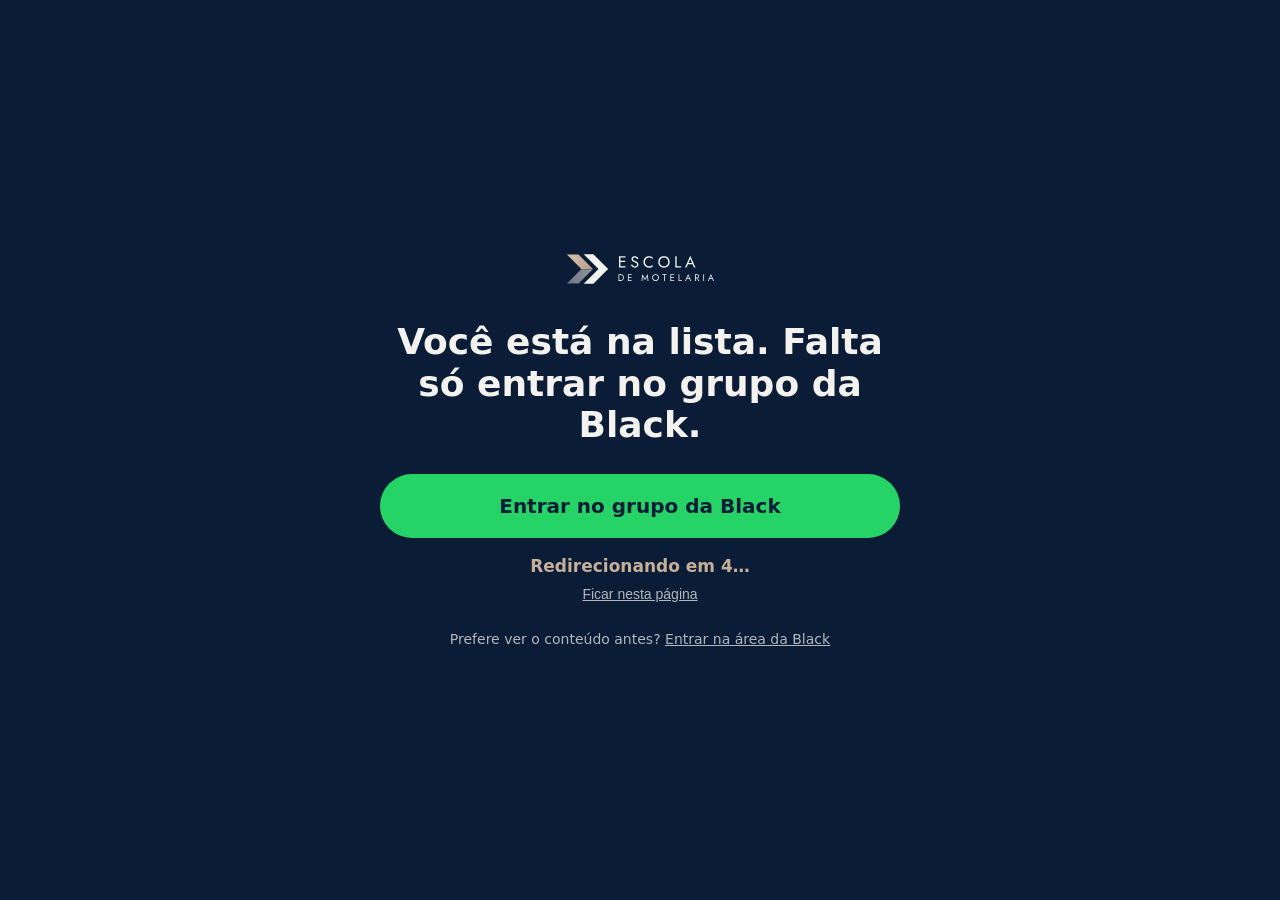
<file: obrigado.html>
<!doctype html>
<html lang="pt-BR">
<head>
<meta charset="utf-8">
<meta name="viewport" content="width=device-width, initial-scale=1">
<title>Você está na lista · Black 2026</title>
<meta name="robots" content="noindex">
<link rel="icon" href="assets/simbolo-neg.svg?v=2" type="image/svg+xml">
<style>
:root{--azul:#0B1C37;--off:#F4F2EE;--champ:#C6AF99;--suave:rgba(244,242,238,.72)}
*{box-sizing:border-box;margin:0;padding:0}
body{font-family:system-ui,-apple-system,Segoe UI,Roboto,sans-serif;background:var(--azul);color:var(--off);min-height:100vh;display:flex;align-items:center;justify-content:center;text-align:center;padding:24px}
main{max-width:520px;width:100%}
img{height:32px;margin-bottom:32px}
h1{font-size:clamp(26px,6vw,36px);font-weight:600;line-height:1.15}
.btn{display:block;margin:28px auto 0;background:#25D366;color:#0B1C37;font-weight:700;font-size:20px;padding:20px 24px;border-radius:999px;text-decoration:none}
#cont{margin-top:18px;font-size:17px;color:var(--champ);font-weight:600}
#parar{margin-top:10px;background:none;border:0;color:var(--suave);text-decoration:underline;font-size:14px;cursor:pointer}
.alt{margin-top:28px;font-size:14px;color:var(--suave)}
.alt a{color:var(--suave)}
</style>
<script>
!function(f,b,e,v,n,t,s){if(f.fbq)return;n=f.fbq=function(){n.callMethod?n.callMethod.apply(n,arguments):n.queue.push(arguments)};if(!f._fbq)f._fbq=n;n.push=n;n.loaded=!0;n.version='2.0';n.queue=[];t=b.createElement(e);t.async=!0;t.src=v;s=b.getElementsByTagName(e)[0];s.parentNode.insertBefore(t,s)}(window,document,'script','https://connect.facebook.net/en_US/fbevents.js');
fbq('init','777460607647004');fbq('track','PageView');
</script>
</head>
<body>
<main>
  <img src="assets/escola-neg.svg?v=2" alt="Escola de Motelaria" width="150" height="32">
  <h1><span id="oi">Você está</span> na lista. Falta só entrar no grupo da Black.</h1>
  <a class="btn" id="grupo" href="https://chat.whatsapp.com/EWumga16MSN0WlOhawDziF">Entrar no grupo da Black</a>
  <p id="cont" aria-live="polite">Redirecionando em 5…</p>
  <button id="parar" type="button">Ficar nesta página</button>
  <p class="alt">Prefere ver o conteúdo antes? <a href="app/">Entrar na área da Black</a></p>
</main>
<script>
(function(){
  // DESTINO: troque para 'app/' se a decisão for redirecionar para a plataforma.
  var DESTINO='https://chat.whatsapp.com/EWumga16MSN0WlOhawDziF';
  var q=new URLSearchParams(location.search), n=q.get('n');
  try{n=n||sessionStorage.getItem('bf_nome')}catch(e){}
  if(n){document.getElementById('oi').textContent=n+', você está'}
  var s=5, cont=document.getElementById('cont'), t;
  function vai(){try{if(window.fbq)fbq('trackCustom','EntrarGrupoBlack')}catch(e){} location.href=DESTINO}
  t=setInterval(function(){s--; if(s>0){cont.textContent='Redirecionando em '+s+'…'}else{clearInterval(t);cont.textContent='Abrindo o WhatsApp…';vai()}},1000);
  document.getElementById('grupo').addEventListener('click',function(){clearInterval(t)});
  document.getElementById('parar').addEventListener('click',function(){clearInterval(t);cont.textContent='Redirecionamento cancelado. Toque no botão quando quiser.';this.hidden=true});
})();
</script>
</body>
</html>
</file>
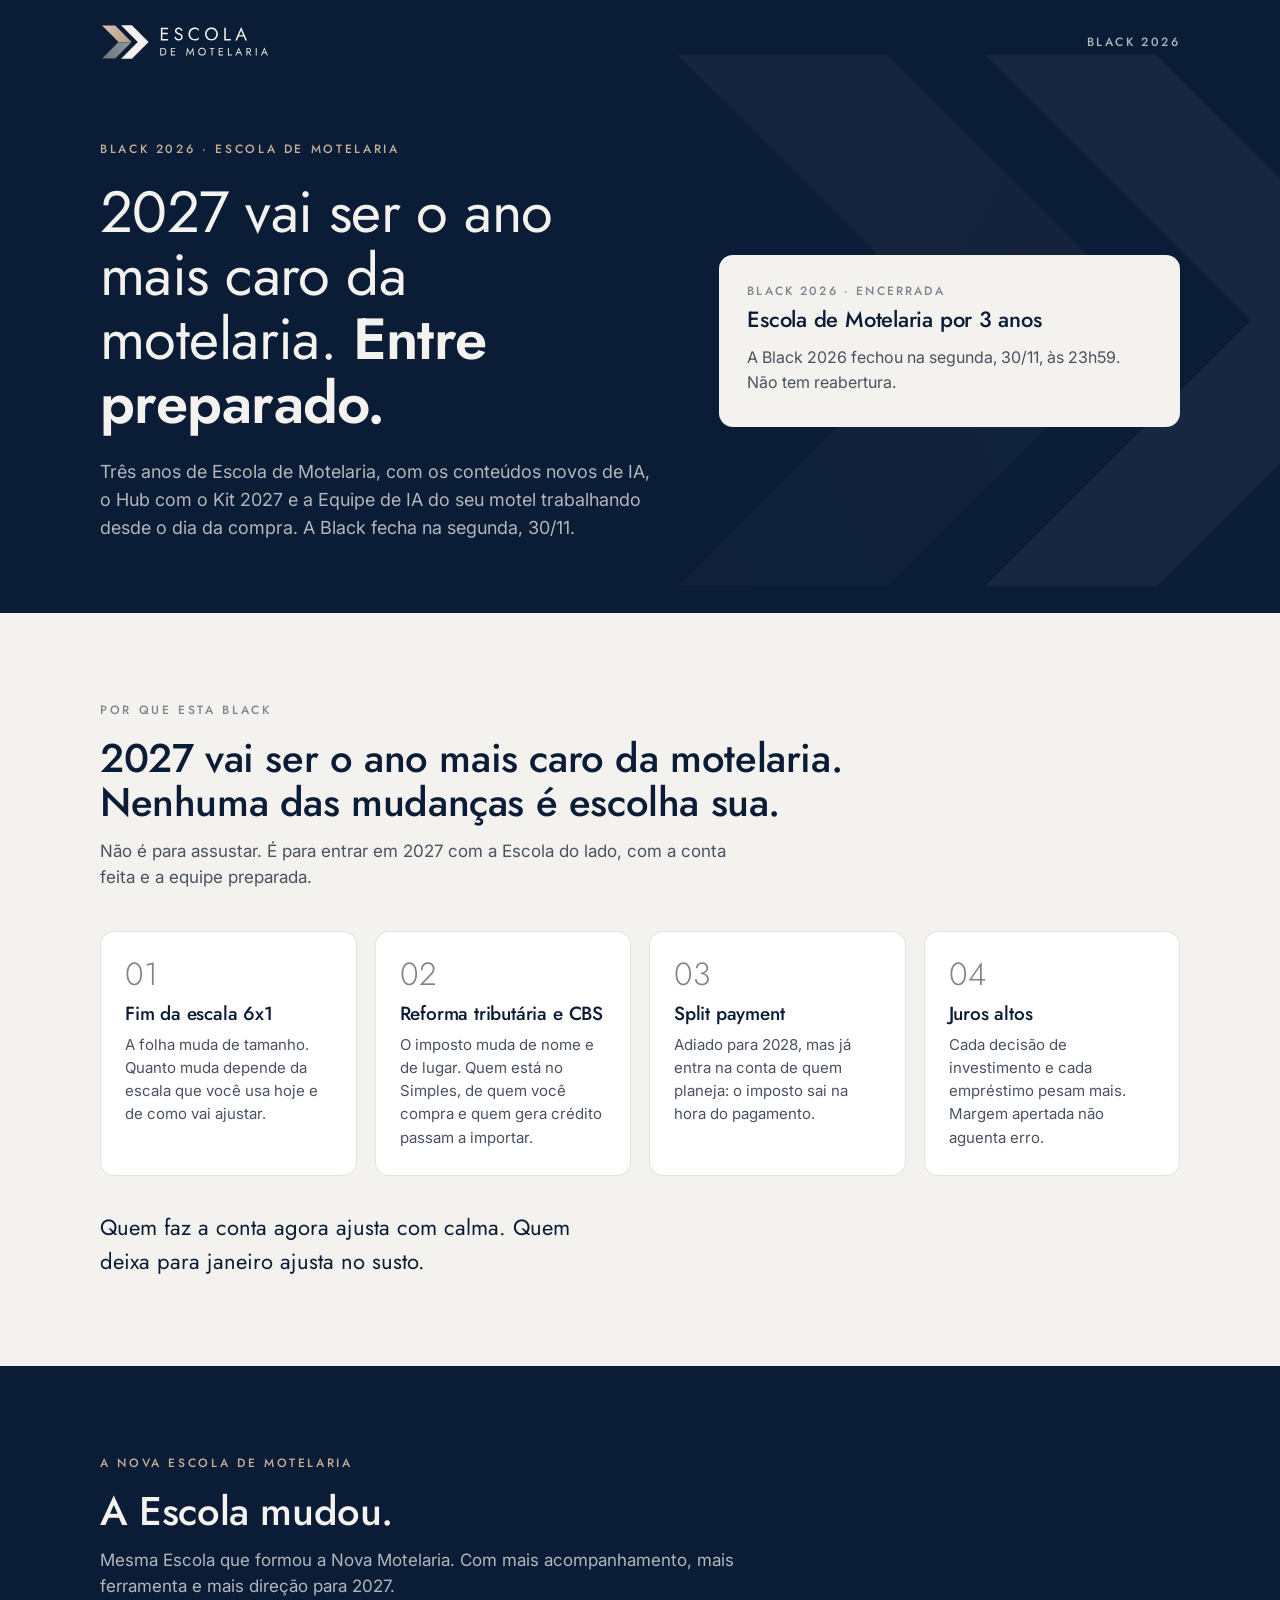
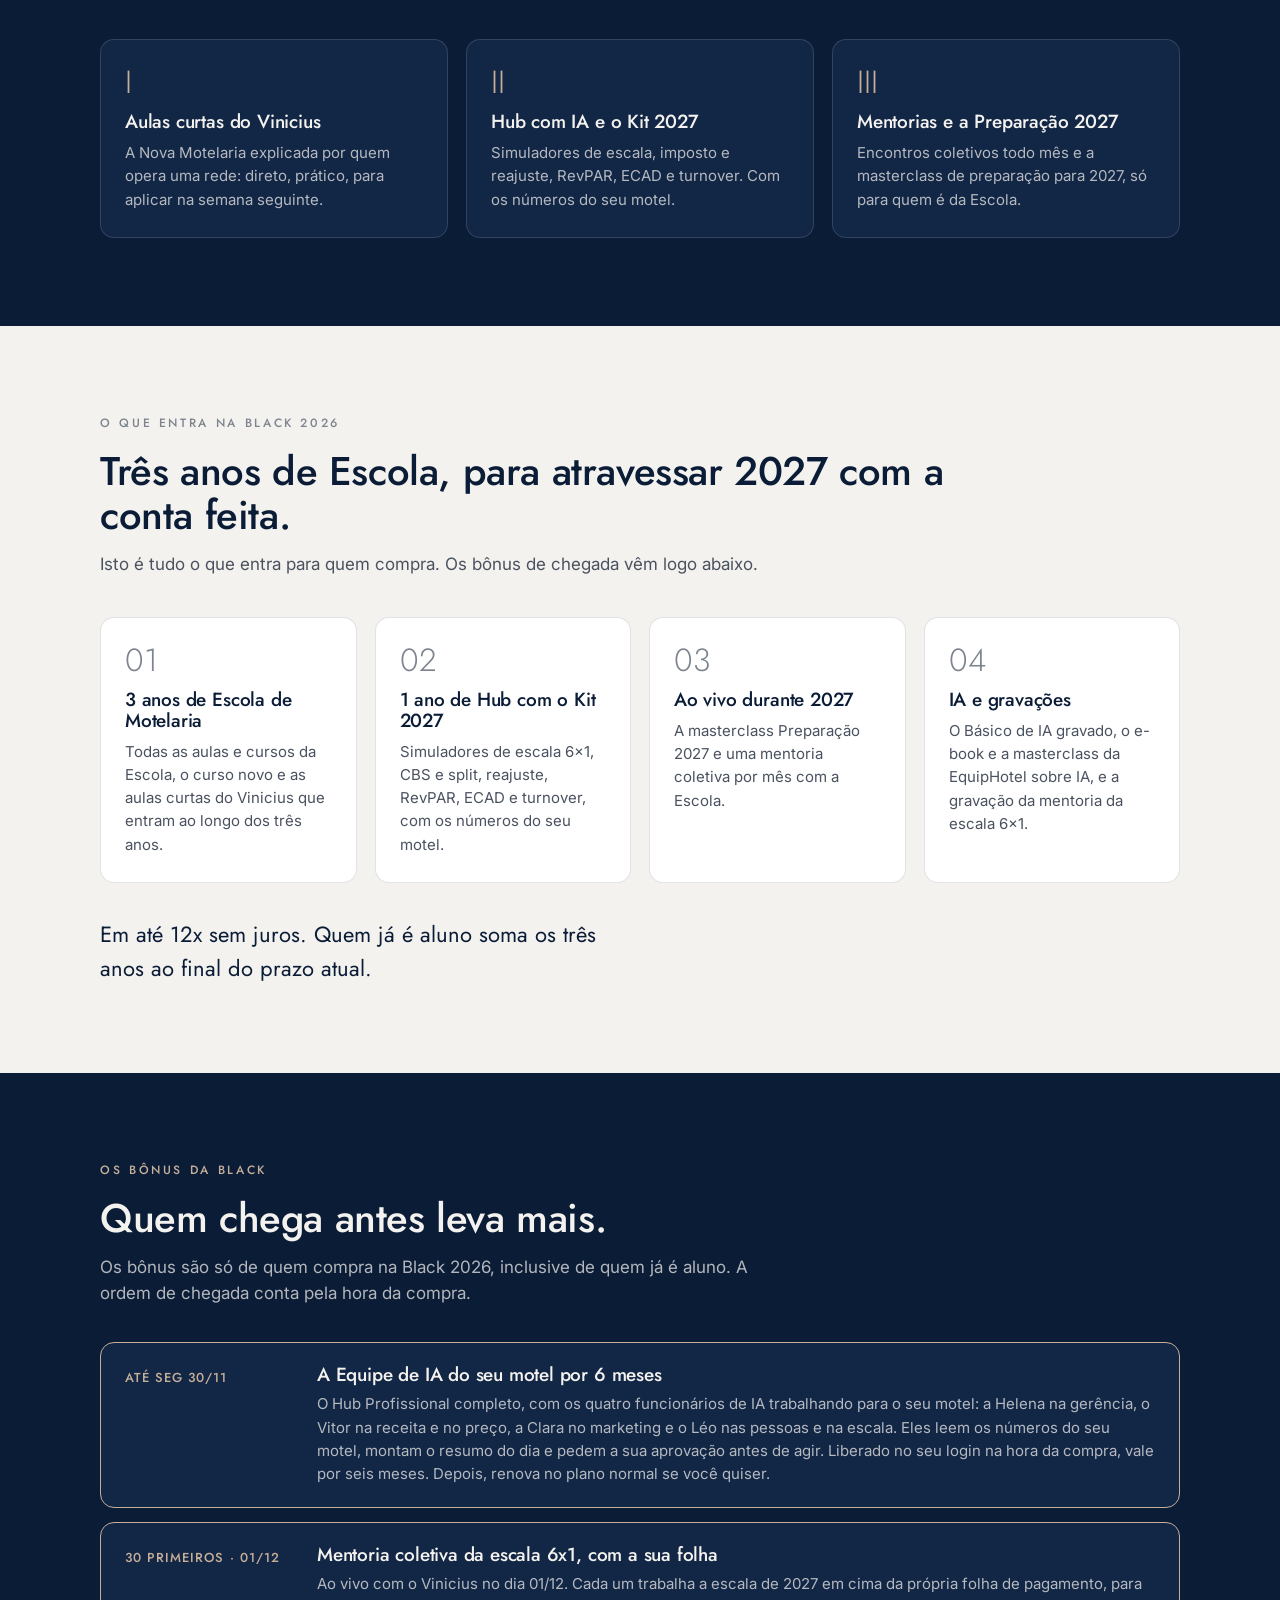
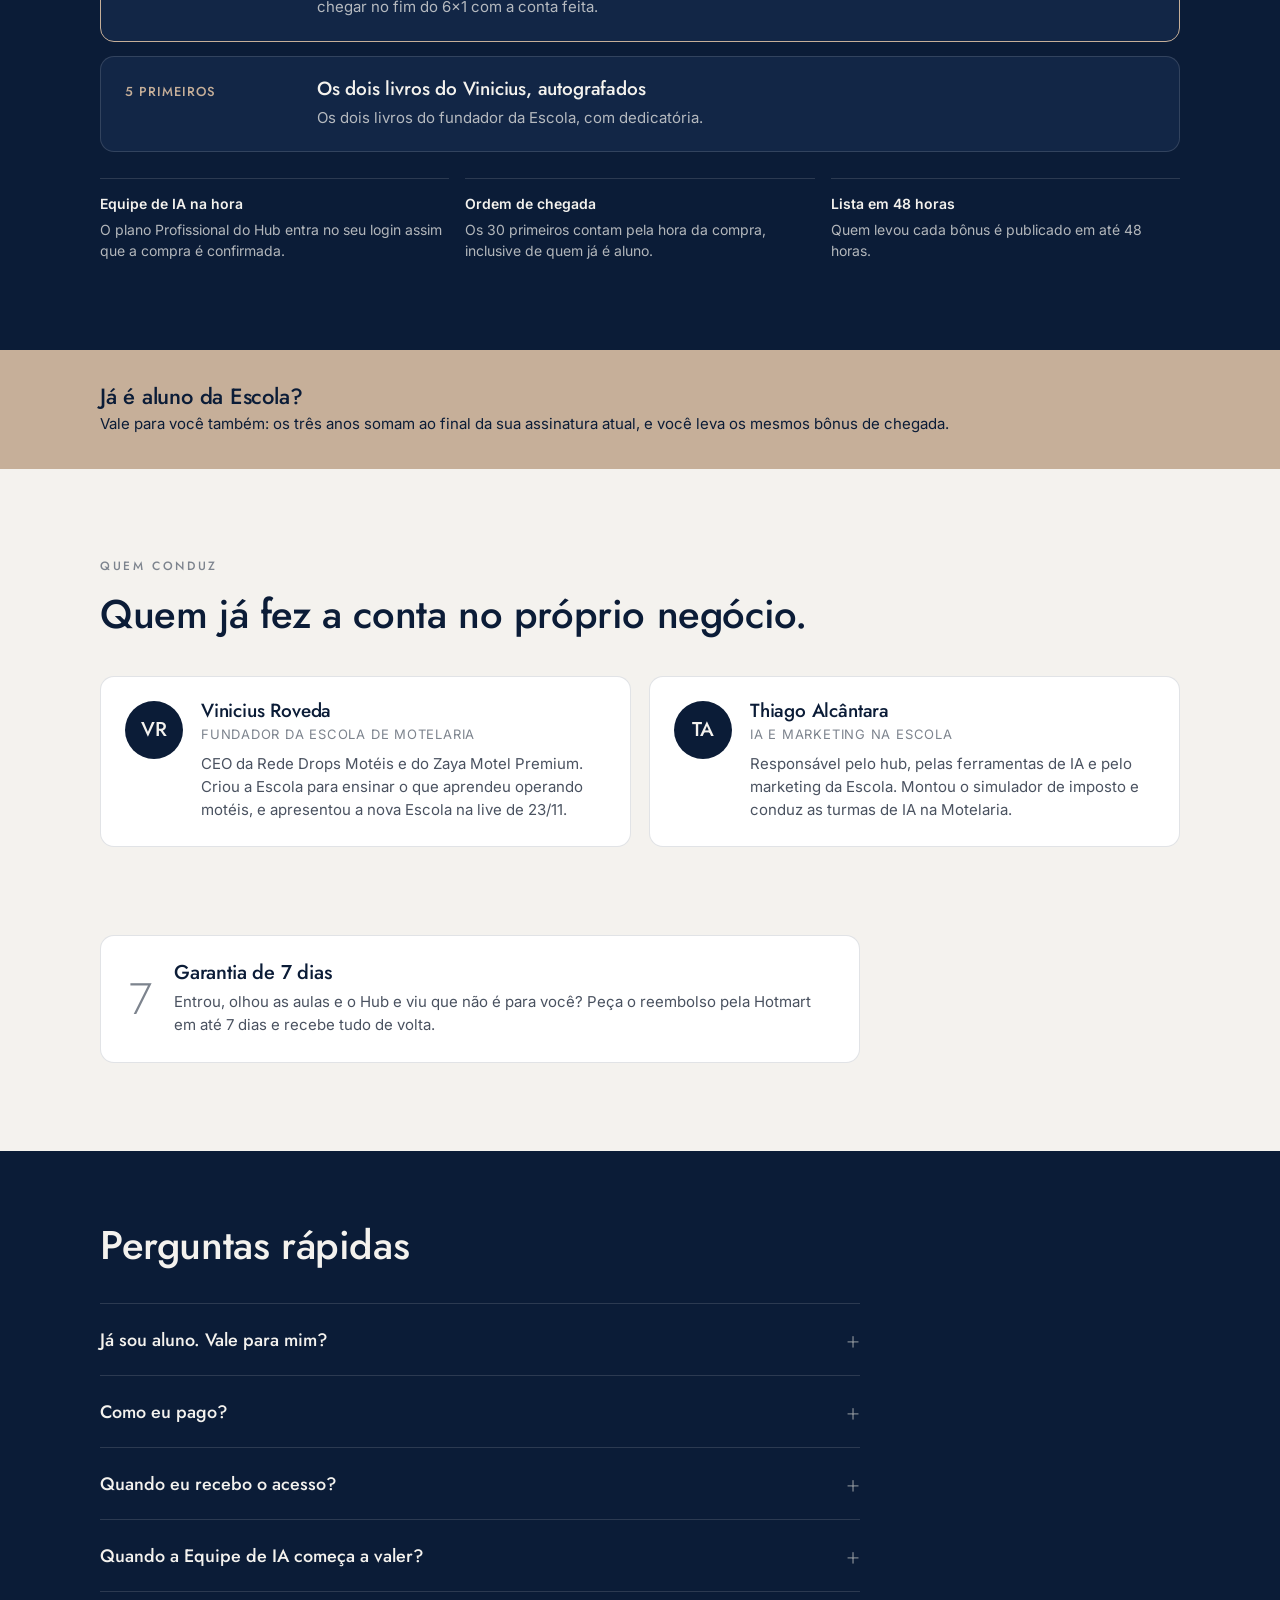
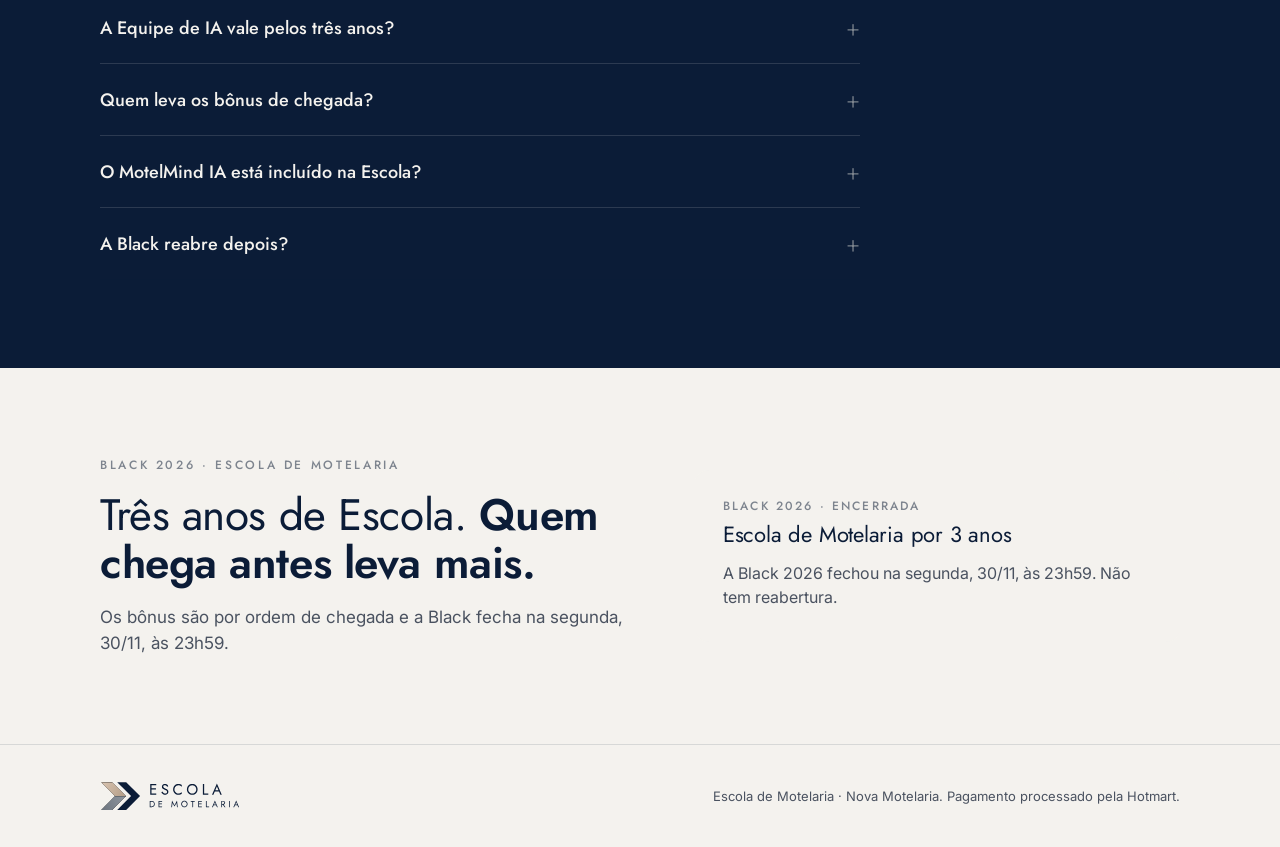
<file: oferta.html>
<!doctype html>
<html lang="pt-BR">
<head>
<meta charset="utf-8">
<meta name="viewport" content="width=device-width, initial-scale=1">
<title>A oferta · Black 2026 · Escola de Motelaria</title>
<meta name="robots" content="noindex">
<meta name="description" content="Black 2026 da Escola de Motelaria: três anos de Escola, com o Hub, o Kit 2027 e bônus por ordem de chegada. Fecha na segunda, 30/11.">
<meta property="og:title" content="Black 2026 · Escola de Motelaria">
<meta property="og:description" content="Três anos de Escola de Motelaria, com bônus por ordem de chegada. Fecha na segunda, 30/11.">
<meta property="og:type" content="website">
<meta property="og:image" content="https://black.escolademotelaria.com.br/assets/og.png">
<link rel="icon" href="assets/simbolo-neg.svg?v=2" type="image/svg+xml">
<link rel="preconnect" href="https://fonts.googleapis.com">
<link rel="preconnect" href="https://fonts.gstatic.com" crossorigin>
<link href="https://fonts.googleapis.com/css2?family=Jost:wght@300;400;500;600&family=Inter:wght@400;500;600&display=swap" rel="stylesheet">
<style>
:root{
  --azul:#0B1C37; --off:#F4F2EE; --champ:#C6AF99; --cinza:#7D848E;
  --azul-2:#122646; --linha:rgba(11,28,55,.12); --linha-esc:rgba(244,242,238,.14);
  --texto:#0B1C37; --texto-suave:#4A5260; --texto-esc:#F4F2EE; --texto-esc-suave:rgba(244,242,238,.72);
  --raio:14px; --max:1120px;
}
*{box-sizing:border-box;margin:0;padding:0}
html{scroll-behavior:smooth}
body{font-family:Inter,system-ui,-apple-system,Segoe UI,Roboto,sans-serif;background:var(--off);color:var(--texto);line-height:1.55;-webkit-font-smoothing:antialiased}
h1,h2,h3,.display{font-family:Jost,Inter,sans-serif;font-weight:500;letter-spacing:-.01em;line-height:1.1}
.wrap{max-width:var(--max);margin:0 auto;padding:0 20px}
.eyebrow{font-family:Jost,sans-serif;font-weight:500;font-size:12px;letter-spacing:.22em;text-transform:uppercase}
.btn{display:inline-flex;align-items:center;justify-content:center;gap:10px;border:0;border-radius:999px;padding:16px 28px;font:600 16px/1 Inter,sans-serif;cursor:pointer;text-decoration:none;transition:transform .15s ease,opacity .15s ease}
.btn:active{transform:translateY(1px)}
.btn-claro{background:var(--off);color:var(--azul)}
.btn-escuro{background:var(--azul);color:var(--off)}
.btn[disabled]{opacity:.6;cursor:wait}
section{padding:88px 0}
@media (max-width:760px){section{padding:64px 0}}

/* header */
header{position:absolute;inset:0 0 auto 0;z-index:5}
header .wrap{display:flex;align-items:center;justify-content:space-between;height:84px}
header img{height:36px;width:auto;display:block}
header .tag{font-family:Jost,sans-serif;font-weight:500;letter-spacing:.2em;font-size:12px;color:var(--texto-esc-suave);text-transform:uppercase}

/* hero */
.hero{background:var(--azul);color:var(--texto-esc);padding:140px 0 72px;position:relative;overflow:hidden}
.hero::before{content:"";position:absolute;right:-12%;top:-10%;width:60vw;max-width:820px;aspect-ratio:1;background:url(assets/simbolo-neg.svg?v=2) no-repeat center/contain;opacity:.05;pointer-events:none}
.hero .wrap{display:grid;grid-template-columns:1.1fr .9fr;gap:56px;align-items:center;position:relative}
.hero .eyebrow{color:var(--champ);margin-bottom:22px}
.hero h1{font-size:clamp(34px,4.6vw,58px);font-weight:400;max-width:14ch}
.hero h1 strong{font-weight:600}
.hero p.sub{margin-top:22px;font-size:18px;color:var(--texto-esc-suave);max-width:52ch}
.hero p.sub-curto{display:none}
.pill{display:inline-flex;align-items:center;gap:10px;margin-top:28px;padding:10px 16px;border:1px solid var(--linha-esc);border-radius:999px;font-family:Jost,sans-serif;font-weight:500;letter-spacing:.06em;font-size:14px}
.pill i{width:8px;height:8px;border-radius:50%;background:var(--champ);display:inline-block}
.form-card{background:var(--off);color:var(--texto);border-radius:var(--raio);padding:30px 28px 26px}
.form-card h2{font-size:22px;margin-bottom:6px}
.form-card .micro{font-size:14px;color:var(--texto-suave);margin-bottom:20px}
.field{margin-bottom:12px}
.field label{display:block;font-size:12px;font-weight:600;letter-spacing:.04em;text-transform:uppercase;color:var(--texto-suave);margin-bottom:6px}
.field input{width:100%;height:50px;border:1px solid var(--linha);border-radius:10px;background:#fff;padding:0 14px;font:16px Inter,sans-serif;color:var(--texto);outline:none;transition:border-color .15s}
.field input:focus{border-color:var(--azul)}
.field input[aria-invalid="true"]{border-color:#B5473E}
.hp{position:absolute;left:-9999px;opacity:0;height:0;overflow:hidden}
.form-card .btn{width:100%;margin-top:6px;height:54px}
.form-card .nota{margin-top:12px;font-size:13px;color:var(--texto-suave);text-align:center}
.form-card .prova{margin-top:14px;padding-top:14px;border-top:1px solid var(--linha);font-size:13px;color:var(--texto-suave);text-align:center}
.form-card .prova b{color:var(--texto);font-weight:600}
.erro{display:none;margin-top:10px;font-size:14px;color:#B5473E}
.erro.on{display:block}
@media (max-width:900px){
  .hero{padding:96px 0 44px}
  .hero .wrap{grid-template-columns:1fr;gap:22px}
  .hero .eyebrow{display:none}
  .hero h1{max-width:none;font-size:clamp(26px,6.9vw,36px)}
  .hero p.sub{display:none}
  .hero p.sub-curto{display:block;margin-top:10px;font-size:15px;color:var(--texto-esc-suave)}
  .hero .pill,.hero .count{display:none}
  .form-card{padding:22px 20px 18px}
  .form-card h2{font-size:20px}
  .form-card .micro{margin-bottom:14px}
  .field{margin-bottom:10px}
  .field input{height:48px}
}

/* countdown */
.count{display:none;gap:14px;margin-top:26px}
.count.on{display:flex}
.count div{min-width:64px;text-align:center}
.count b{display:block;font:500 30px/1 Jost,sans-serif}
.count small{font-size:11px;letter-spacing:.14em;text-transform:uppercase;color:var(--texto-esc-suave)}

/* sections */
.sec-titulo{max-width:34ch;font-size:clamp(28px,3.4vw,40px);margin-bottom:14px}
.sec-sub{color:var(--texto-suave);font-size:17px;max-width:60ch}
.grid-4{display:grid;grid-template-columns:repeat(4,1fr);gap:18px;margin-top:40px}
.card{background:#fff;border:1px solid var(--linha);border-radius:var(--raio);padding:26px 24px}
.card .n{font:300 32px/1 Jost,sans-serif;color:var(--cinza);margin-bottom:14px}
.card h3{font-size:19px;margin-bottom:8px}
.card p{font-size:15px;color:var(--texto-suave)}
.grid-4.grid-3{grid-template-columns:repeat(3,1fr)}
@media (max-width:980px){.grid-4,.grid-4.grid-3{grid-template-columns:repeat(2,1fr)}}
@media (max-width:560px){.grid-4,.grid-4.grid-3{grid-template-columns:1fr}}
.frase{margin-top:34px;font-family:Jost,sans-serif;font-size:22px;font-weight:400;max-width:40ch}

.escuro{background:var(--azul);color:var(--texto-esc)}
.escuro .sec-sub,.escuro .card p{color:var(--texto-esc-suave)}
.escuro .card{background:var(--azul-2);border-color:var(--linha-esc)}
.escuro .card .n{color:var(--champ)}
.escuro .eyebrow{color:var(--champ)}
.escuro .lista li{background:var(--azul-2);border-color:var(--linha-esc)}
.escuro .lista p{color:var(--texto-esc-suave)}
.escuro .lista .quando{color:var(--champ)}
.escuro .faq details{border-color:var(--linha-esc)}
.escuro .faq p{color:var(--texto-esc-suave)}
.escuro .aviso{color:var(--texto-esc-suave)}

.lista{list-style:none;margin-top:36px;display:grid;grid-template-columns:repeat(2,1fr);gap:16px}
.lista li{display:grid;grid-template-columns:auto 1fr;gap:16px;background:#fff;border:1px solid var(--linha);border-radius:var(--raio);padding:22px}
.lista .quando{font-family:Jost,sans-serif;font-weight:500;letter-spacing:.08em;font-size:12px;text-transform:uppercase;color:var(--cinza);width:88px;padding-top:4px}
.lista h3{font-size:18px;margin-bottom:4px}
.lista p{font-size:15px;color:var(--texto-suave)}
@media (max-width:760px){.lista{grid-template-columns:1fr}}
.aviso{margin-top:22px;font-size:14px;color:var(--texto-suave)}
.aviso a{color:inherit}
.bonus{list-style:none;margin-top:36px;display:grid;gap:14px}
.bonus li{display:grid;grid-template-columns:170px 1fr;gap:22px;align-items:start;background:var(--azul-2);border:1px solid var(--linha-esc);border-radius:var(--raio);padding:22px 24px}
.bonus li.destaque{border-color:var(--champ)}
.bonus .quem{font-family:Jost,sans-serif;font-weight:500;letter-spacing:.08em;font-size:13px;text-transform:uppercase;color:var(--champ);padding-top:3px}
.bonus h3{font-size:19px;margin-bottom:6px}
.bonus p{font-size:15px;color:var(--texto-esc-suave)}
@media (max-width:640px){.bonus li{grid-template-columns:1fr;gap:8px}}
.regras{margin-top:26px;display:grid;grid-template-columns:repeat(3,1fr);gap:16px}
.regras div{border-top:1px solid var(--linha-esc);padding-top:14px;font-size:14px;color:var(--texto-esc-suave)}
.regras b{display:block;color:var(--texto-esc);font-weight:600;margin-bottom:4px}
@media (max-width:760px){.regras{grid-template-columns:1fr}}

.faixa{background:var(--champ);color:var(--azul);padding:34px 0}
.faixa .wrap{display:flex;align-items:center;justify-content:space-between;gap:24px;flex-wrap:wrap}
.faixa h3{font-size:22px;font-weight:500}
.faixa p{font-size:15px;margin-top:4px}

.pessoas{display:grid;grid-template-columns:repeat(2,1fr);gap:18px;margin-top:40px}
.pessoa{display:flex;gap:18px;align-items:flex-start;background:#fff;border:1px solid var(--linha);border-radius:var(--raio);padding:24px}
.pessoa .ini{flex:0 0 58px;height:58px;border-radius:50%;background:var(--azul);color:var(--off);display:grid;place-items:center;font:500 20px Jost,sans-serif}
.pessoa h3{font-size:19px}
.pessoa .papel{font-size:13px;letter-spacing:.06em;text-transform:uppercase;color:var(--cinza);margin:2px 0 8px}
.pessoa p{font-size:15px;color:var(--texto-suave)}
@media (max-width:760px){.pessoas{grid-template-columns:1fr}}

.faq{margin-top:36px;max-width:760px}
.faq details{border-top:1px solid var(--linha);padding:18px 0}
.faq details:last-child{border-bottom:1px solid var(--linha)}
.faq summary{cursor:pointer;font:500 18px Jost,sans-serif;list-style:none;display:flex;justify-content:space-between;align-items:center}
.faq summary::after{content:"+";font-weight:300;font-size:24px;color:var(--cinza)}
.faq details[open] summary::after{content:"–"}
.faq p{margin-top:10px;font-size:15px;color:var(--texto-suave);max-width:60ch}

.final .wrap{display:grid;grid-template-columns:1fr .9fr;gap:56px;align-items:center}
.final h2{font-size:clamp(30px,3.8vw,44px);font-weight:400}
.final h2 strong{font-weight:600}
@media (max-width:900px){.final .wrap{grid-template-columns:1fr}}

footer{padding:36px 0;border-top:1px solid var(--linha)}
footer .wrap{display:flex;justify-content:space-between;align-items:center;gap:16px;flex-wrap:wrap}
footer img{height:30px;width:auto}
footer p{font-size:13px;color:var(--texto-suave)}

.reveal{opacity:0;transform:translateY(14px);transition:opacity .6s ease,transform .6s ease}
.reveal.in{opacity:1;transform:none}
@media (prefers-reduced-motion:reduce){.reveal{opacity:1;transform:none;transition:none}}

/* oferta */
.preco-card{background:var(--off);color:var(--texto);border-radius:var(--raio);padding:30px 28px 26px}
.preco-card .selo{font:500 12px/1 Jost,sans-serif;letter-spacing:.18em;text-transform:uppercase;color:var(--cinza)}
.preco-card h2{font-size:22px;margin:10px 0 14px}
.preco-card .de{font-size:14px;color:var(--texto-suave)}
.preco-card .valor{font:500 clamp(40px,6vw,54px)/1 Jost,sans-serif;margin:8px 0 6px;letter-spacing:-.02em}
.preco-card .valor small{font-size:18px;font-weight:400;letter-spacing:0}
.preco-card .avista{font-size:15px;color:var(--texto-suave)}
.preco-card .btn{width:100%;min-height:58px;margin-top:18px;font-size:17px;text-align:center}
@media (max-width:420px){.preco-card .btn{font-size:16px;padding:14px 18px}}
.preco-card ul{list-style:none;margin-top:16px;border-top:1px solid var(--linha);padding-top:14px;display:grid;gap:8px;font-size:14px;color:var(--texto-suave)}
.preco-card ul b{color:var(--texto);font-weight:600}
.preco-card .prazo{margin-top:14px;font-size:13px;text-align:center;color:var(--texto-suave)}
.preco-card .espera{font-size:16px;color:var(--texto-suave);margin-bottom:6px}
.mm{display:grid;grid-template-columns:1.15fr .85fr;gap:28px;margin-top:36px;align-items:start}
.mm-itens{list-style:none;display:grid;gap:12px;counter-reset:m}
.mm-itens li{display:grid;grid-template-columns:auto 1fr;gap:16px;background:#fff;border:1px solid var(--linha);border-radius:var(--raio);padding:20px 22px}
.mm-itens li::before{counter-increment:m;content:counter(m,decimal-leading-zero);font:300 28px/1 Jost,sans-serif;color:var(--cinza);min-width:36px}
.mm-itens b{display:block;font:500 19px/1.2 Jost,sans-serif;margin-bottom:4px}
.mm-itens span{display:block;font-size:15px;color:var(--texto-suave)}
.mm-preco{background:var(--azul);color:var(--texto-esc);border-radius:var(--raio);padding:30px 28px 26px;position:sticky;top:20px}
.mm-preco .selo{font:500 12px/1 Jost,sans-serif;letter-spacing:.18em;text-transform:uppercase;color:var(--champ)}
.mm-preco .de{margin-top:14px;font-size:15px;color:var(--texto-esc-suave)}
.mm-preco .valor{font:500 clamp(38px,5.4vw,50px)/1 Jost,sans-serif;margin:8px 0 6px;letter-spacing:-.02em}
.mm-preco .valor small{font-size:18px;font-weight:400;letter-spacing:0}
.mm-preco .avista{font-size:15px;color:var(--texto-esc-suave)}
.mm-preco .avista b{color:var(--texto-esc)}
.mm-preco .btn{width:100%;min-height:58px;margin-top:18px;font-size:17px;text-align:center}
.mm-preco .nota{margin-top:14px;font-size:13px;color:var(--texto-esc-suave)}
.mm-preco .nota b{color:var(--champ);font-weight:600}
@media (max-width:900px){.mm{grid-template-columns:1fr}.mm-preco{position:static}}
.bonus li.fim{opacity:.45}
.bonus li[hidden]{display:none}
.bonus .resta{display:inline-block;margin-top:12px;font:500 12px/1 Jost,sans-serif;letter-spacing:.1em;text-transform:uppercase;color:var(--azul);background:var(--champ);border-radius:999px;padding:7px 12px}
.bonus li.fim .resta{background:transparent;color:var(--texto-esc-suave);border:1px solid var(--linha-esc)}
.bonus li.fim .quem::after{content:" · encerrado"}
.garantia{display:grid;grid-template-columns:auto 1fr;gap:22px;align-items:center;background:#fff;border:1px solid var(--linha);border-radius:var(--raio);padding:26px 28px;max-width:760px}
.garantia .n{font:300 44px/1 Jost,sans-serif;color:var(--cinza)}
.garantia h3{font-size:20px;margin-bottom:6px}
.garantia p{font-size:15px;color:var(--texto-suave)}
body:not([data-fase="antes"]) .so-antes,body:not([data-fase="lista"]) .so-lista,body:not([data-fase="live"]) .so-live,body:not([data-fase="fim"]) .so-fim{display:none!important}
body:not([data-fase="lista"]):not([data-fase="live"]) .so-aberto{display:none!important}
body:not([data-ia="12"]) .so-ia12,body:not([data-ia="6"]) .so-ia6{display:none!important}
@media (max-width:900px){.hero p.sub-curto{display:block}}
  .sorteio-topo{background:var(--champ);color:var(--azul);padding:16px 0}
  .sorteio-topo .wrap{display:flex;align-items:center;justify-content:space-between;gap:16px;flex-wrap:wrap}
  .sorteio-topo p{font-size:16px;max-width:70ch}
  .sorteio-topo b{font-family:Jost,sans-serif;font-weight:600;font-size:18px}
  .sorteio-li{background:var(--champ);color:var(--azul);border-radius:10px;padding:10px 12px;list-style:none}
body:not([data-sorteio="1"]) .so-sorteio{display:none!important}
body[data-sorteio="1"] header{position:relative;background:var(--azul)}
body[data-sorteio="1"] .hero{padding-top:48px}
@media (max-width:900px){body[data-sorteio="1"] .hero{padding-top:24px}}
</style>
<!-- Meta Pixel -->
<script>
!function(f,b,e,v,n,t,s){if(f.fbq)return;n=f.fbq=function(){n.callMethod?n.callMethod.apply(n,arguments):n.queue.push(arguments)};if(!f._fbq)f._fbq=n;n.push=n;n.loaded=!0;n.version='2.0';n.queue=[];t=b.createElement(e);t.async=!0;t.src=v;s=b.getElementsByTagName(e)[0];s.parentNode.insertBefore(t,s)}(window,document,'script','https://connect.facebook.net/en_US/fbevents.js');
fbq('init','777460607647004');fbq('track','PageView');
</script>
</head>
<body data-fase="antes" data-ia="12">

<header>
  <div class="wrap">
    <img src="assets/escola-neg.svg?v=2" alt="Escola de Motelaria" width="168" height="36">
    <span class="tag">Black 2026</span>
  </div>
</header>

<section class="hero" id="topo">
  <div class="wrap">
    <div>
      <p class="eyebrow">Black 2026 · Escola de Motelaria</p>
      <h1>2027 vai ser o ano mais caro da motelaria. <strong>Entre preparado.</strong></h1>
      <p class="sub">Três anos de Escola de Motelaria, com os conteúdos novos de IA, o Hub com o Kit 2027 e a Equipe de IA do seu motel trabalhando desde o dia da compra. A Black fecha na segunda, 30/11.</p>
      <p class="sub-curto">Três anos de Escola, com a Equipe de IA do seu motel. Fecha na segunda, 30/11.</p>
      <span class="pill so-lista"><i></i> R$ 3.497 só até qua 25/11 · 23h59</span><span class="pill so-live"><i></i> Fecha seg 30/11 · 23h59</span>
      <div class="count" id="count">
        <div><b data-u="d">00</b><small>dias</small></div>
        <div><b data-u="h">00</b><small>horas</small></div>
        <div><b data-u="m">00</b><small>min</small></div>
        <div><b data-u="s">00</b><small>seg</small></div>
      </div>
    </div>
    <div class="preco-card" id="preco">
      <p class="selo"><span class="so-antes">Black 2026</span><span class="so-lista">Preço especial até quarta</span><span class="so-live">Black 2026 · aberta</span><span class="so-fim">Black 2026 · encerrada</span></p>
      <h2>Escola de Motelaria por 3 anos</h2>
      <div class="so-antes">
        <p class="espera">A oferta abre para a lista no domingo, 22/11, às 17h, e para todo mundo na segunda, 23/11, às 17h.</p>
        <a class="btn btn-escuro" href="./">Entrar na lista da Black</a>
      </div>
      <div class="so-fim">
        <p class="espera">A Black 2026 fechou na segunda, 30/11, às 23h59. Não tem reabertura.</p>
      </div>
      <div class="so-aberto">
        <p class="de">Três anos no plano anual sairiam por R$ 5.961.</p>
        <p class="valor"><small>12x de</small> R$ <span data-parcela>291,42</span></p>
        <p class="avista">sem juros no cartão, ou <b>R$ <span data-preco>3.497</span></b> no Pix</p>
        <a class="btn btn-escuro comprar" href="#">Quero entrar na Black 2026</a>
        <ul>
          <li><b>Equipe de IA do motel por 6 meses</b> para quem compra até segunda, 30/11.</li>
          <li><b>Mentoria coletiva da escala 6x1</b> no dia 01/12, para os 30 primeiros.</li>
          <li>Bônus por ordem de chegada, pela hora da compra.</li>
          <li>Já é aluno? Os três anos somam ao final do seu prazo atual.</li>
        </ul>
        <p class="prazo so-lista">Esse preço vale até quarta, 25/11, às 23h59. Depois, R$ 3.997. A Black fecha na segunda, 30/11.</p>
        <p class="prazo so-live">Fecha na segunda, 30/11, às 23h59. Sem reabertura.</p>
      </div>
    </div>
  </div>
</section>

<section id="conta">
  <div class="wrap">
    <p class="eyebrow reveal" style="color:var(--cinza);margin-bottom:16px">Por que esta Black</p>
    <h2 class="sec-titulo reveal">2027 vai ser o ano mais caro da motelaria. Nenhuma das mudanças é escolha sua.</h2>
    <p class="sec-sub reveal">Não é para assustar. É para entrar em 2027 com a Escola do lado, com a conta feita e a equipe preparada.</p>
    <div class="grid-4">
      <div class="card reveal"><div class="n">01</div><h3>Fim da escala 6x1</h3><p>A folha muda de tamanho. Quanto muda depende da escala que você usa hoje e de como vai ajustar.</p></div>
      <div class="card reveal"><div class="n">02</div><h3>Reforma tributária e CBS</h3><p>O imposto muda de nome e de lugar. Quem está no Simples, de quem você compra e quem gera crédito passam a importar.</p></div>
      <div class="card reveal"><div class="n">03</div><h3>Split payment</h3><p>Adiado para 2028, mas já entra na conta de quem planeja: o imposto sai na hora do pagamento.</p></div>
      <div class="card reveal"><div class="n">04</div><h3>Juros altos</h3><p>Cada decisão de investimento e cada empréstimo pesam mais. Margem apertada não aguenta erro.</p></div>
    </div>
    <p class="frase reveal">Quem faz a conta agora ajusta com calma. Quem deixa para janeiro ajusta no susto.</p>
  </div>
</section>

<section class="escuro" id="escola">
  <div class="wrap">
    <p class="eyebrow reveal" style="margin-bottom:16px">A nova Escola de Motelaria</p>
    <h2 class="sec-titulo reveal">A Escola mudou.</h2>
    <p class="sec-sub reveal">Mesma Escola que formou a Nova Motelaria. Com mais acompanhamento, mais ferramenta e mais direção para 2027.</p>
    <div class="grid-4 grid-3">
      <div class="card reveal"><div class="n">I</div><h3>Aulas curtas do Vinicius</h3><p>A Nova Motelaria explicada por quem opera uma rede: direto, prático, para aplicar na semana seguinte.</p></div>
      <div class="card reveal"><div class="n">II</div><h3>Hub com IA e o Kit 2027</h3><p>Simuladores de escala, imposto e reajuste, RevPAR, ECAD e turnover. Com os números do seu motel.</p></div>
      <div class="card reveal"><div class="n">III</div><h3>Mentorias e a Preparação 2027</h3><p>Encontros coletivos todo mês e a masterclass de preparação para 2027, só para quem é da Escola.</p></div>
    </div>
  </div>
</section>

<section id="entra">
  <div class="wrap">
    <p class="eyebrow reveal" style="color:var(--cinza);margin-bottom:16px">O que entra na Black 2026</p>
    <h2 class="sec-titulo reveal">Três anos de Escola, para atravessar 2027 com a conta feita.</h2>
    <p class="sec-sub reveal">Isto é tudo o que entra para quem compra. Os bônus de chegada vêm logo abaixo.</p>
    <div class="grid-4">
      <div class="card reveal"><div class="n">01</div><h3>3 anos de Escola de Motelaria</h3><p>Todas as aulas e cursos da Escola, o curso novo e as aulas curtas do Vinicius que entram ao longo dos três anos.</p></div>
      <div class="card reveal"><div class="n">02</div><h3>1 ano de Hub com o Kit 2027</h3><p>Simuladores de escala 6x1, CBS e split, reajuste, RevPAR, ECAD e turnover, com os números do seu motel.</p></div>
      <div class="card reveal"><div class="n">03</div><h3>Ao vivo durante 2027</h3><p>A masterclass Preparação 2027 e uma mentoria coletiva por mês com a Escola.</p></div>
      <div class="card reveal"><div class="n">04</div><h3>IA e gravações</h3><p>O Básico de IA gravado, o e-book e a masterclass da EquipHotel sobre IA, e a gravação da mentoria da escala 6x1.</p></div>
    </div>
    <p class="frase reveal">Em até 12x sem juros. Quem já é aluno soma os três anos ao final do prazo atual.</p>
  </div>
</section>

<section class="escuro" id="bonus">
  <div class="wrap">
    <p class="eyebrow reveal" style="margin-bottom:16px">Os bônus da Black</p>
    <h2 class="sec-titulo reveal">Quem chega antes leva mais.</h2>
    <p class="sec-sub reveal">Os bônus são só de quem compra na Black 2026, inclusive de quem já é aluno. A ordem de chegada conta pela hora da compra.</p>
    <ul class="bonus">
      <li class="reveal destaque"><span class="quem">Até seg 30/11</span><div><h3>A Equipe de IA do seu motel por 6 meses</h3><p>O Hub Profissional completo, com os quatro funcionários de IA trabalhando para o seu motel: a Helena na gerência, o Vitor na receita e no preço, a Clara no marketing e o Léo nas pessoas e na escala. Eles leem os números do seu motel, montam o resumo do dia e pedem a sua aprovação antes de agir. Liberado no seu login na hora da compra, vale por seis meses. Depois, renova no plano normal se você quiser.</p></div></li>
      <li class="reveal destaque" data-b="escala"><span class="quem">30 primeiros · 01/12</span><div><h3>Mentoria coletiva da escala 6x1, com a sua folha</h3><p>Ao vivo com o Vinicius no dia 01/12. Cada um trabalha a escala de 2027 em cima da própria folha de pagamento, para chegar no fim do 6x1 com a conta feita.</p></div></li>
      <li class="reveal" data-b="livros"><span class="quem">5 primeiros</span><div><h3>Os dois livros do Vinicius, autografados</h3><p>Os dois livros do fundador da Escola, com dedicatória.</p></div></li>
    </ul>
    <div class="regras">
      <div class="reveal"><b>Equipe de IA na hora</b>O plano Profissional do Hub entra no seu login assim que a compra é confirmada.</div>
      <div class="reveal"><b>Ordem de chegada</b>Os 30 primeiros contam pela hora da compra, inclusive de quem já é aluno.</div>
      <div class="reveal"><b>Lista em 48 horas</b>Quem levou cada bônus é publicado em até 48 horas.</div>
    </div>
  </div>
</section>

<div class="faixa">
  <div class="wrap">
    <div><h3>Já é aluno da Escola?</h3><p>Vale para você também: os três anos somam ao final da sua assinatura atual, e você leva os mesmos bônus de chegada.</p></div>
    <a class="btn btn-escuro so-aberto comprar" href="#">Quero entrar na Black 2026</a>
  </div>
</div>

<section id="motelmind" class="so-aberto" style="padding-bottom:0">
  <div class="wrap">
    <p class="eyebrow reveal" style="color:var(--cinza);margin-bottom:16px">Também na Black · até segunda, 30/11</p>
    <h2 class="sec-titulo reveal">MotelMind IA com 30% de desconto.</h2>
    <p class="sec-sub reveal">É a turma em que o Thiago e o Vinicius sentam do seu lado e colocam a IA para trabalhar dentro do seu motel. É um programa à parte da Escola, com turma pequena.</p>
    <div class="mm">
      <ul class="mm-itens">
        <li class="reveal"><div><b>Intensivão de 4 semanas</b><span>Começa na quarta, 17/02/2027. Quatro quartas seguidas em que o Thiago abre, instala e configura cada ferramenta junto com você.</span></div></li>
        <li class="reveal"><div><b>6 meses, 12 encontros ao vivo</b><span>Depois do intensivão, um encontro a cada 15 dias, todos gravados. Cada encontro termina com uma ferramenta implementada no seu motel.</span></div></li>
        <li class="reveal"><div><b>As 18 ferramentas do Vinicius</b><span>As ferramentas que o Vinicius usa nos motéis dele, entregues para você adaptar ao seu.</span></div></li>
        <li class="reveal"><div><b>Turma de 10 vagas, garantia de 7 dias</b><span>Grupo pequeno, para a gente conhecer o caso de cada motel. Se não for para você, pede o reembolso em até 7 dias.</span></div></li>
      </ul>
      <div class="mm-preco reveal">
        <p class="selo">Black 2026 · 30% de desconto</p>
        <p class="de">De <s>R$ 15.000</s> por R$ 10.500</p>
        <p class="valor"><small>10x de</small> R$ 1.050</p>
        <p class="avista">sem juros no cartão, ou <b>R$ 10.500</b> no Pix</p>
        <a class="btn btn-claro comprar-mm" href="#">Quero o MotelMind IA</a>
        <p class="nota">Vale até segunda, 30/11, às 23h59. Depois, R$ 15.000.</p>
        <p class="nota"><b>Está entrando na Escola pela Black?</b> A sua condição no MotelMind IA é ainda melhor e aparece logo depois da compra.</p>
      </div>
    </div>
  </div>
</section>

<section id="quem">
  <div class="wrap">
    <p class="eyebrow reveal" style="color:var(--cinza);margin-bottom:16px">Quem conduz</p>
    <h2 class="sec-titulo reveal">Quem já fez a conta no próprio negócio.</h2>
    <div class="pessoas">
      <div class="pessoa reveal"><div class="ini">VR</div><div><h3>Vinicius Roveda</h3><p class="papel">Fundador da Escola de Motelaria</p><p>CEO da Rede Drops Motéis e do Zaya Motel Premium. Criou a Escola para ensinar o que aprendeu operando motéis, e apresentou a nova Escola na live de 23/11.</p></div></div>
      <div class="pessoa reveal"><div class="ini">TA</div><div><h3>Thiago Alcântara</h3><p class="papel">IA e marketing na Escola</p><p>Responsável pelo hub, pelas ferramentas de IA e pelo marketing da Escola. Montou o simulador de imposto e conduz as turmas de IA na Motelaria.</p></div></div>
    </div>
  </div>
</section>

<section id="garantia" style="padding-top:0">
  <div class="wrap">
    <div class="garantia reveal">
      <div class="n">7</div>
      <div><h3>Garantia de 7 dias</h3><p>Entrou, olhou as aulas e o Hub e viu que não é para você? Peça o reembolso pela Hotmart em até 7 dias e recebe tudo de volta.</p></div>
    </div>
  </div>
</section>

<section class="escuro" id="faq" style="padding-top:72px">
  <div class="wrap">
    <h2 class="sec-titulo reveal">Perguntas rápidas</h2>
    <div class="faq">
      <details class="reveal"><summary>Já sou aluno. Vale para mim?</summary><p>Vale. Os três anos somam ao final da sua assinatura atual, e você leva os mesmos bônus de chegada. Compre com o mesmo e-mail da sua assinatura.</p></details>
      <details class="reveal"><summary>Como eu pago?</summary><p>Em até 12x sem juros no cartão, ou à vista no Pix. O pagamento é pela Hotmart.</p></details>
      <details class="reveal"><summary>Quando eu recebo o acesso?</summary><p>Assim que o pagamento é confirmado, a Hotmart envia o acesso para o e-mail da compra. No cartão e no Pix isso leva poucos minutos.</p></details>
      <details class="reveal"><summary>Quando a Equipe de IA começa a valer?</summary><p>Na hora da compra. O plano Profissional do Hub é liberado no seu login. Se você ainda não tem conta no Hub, ele entra quando você se cadastra com o mesmo e-mail da compra.</p></details>
      <details class="reveal"><summary>A Equipe de IA vale pelos três anos?</summary><p>Não. Ela é um bônus de 6 meses a partir da compra, para quem compra até segunda, 30/11. Depois disso, renova no plano normal do Hub se você quiser. A Escola vale pelos três anos, e o Hub com o Kit 2027, por 1 ano.</p></details>
      <details class="reveal"><summary>Quem leva os bônus de chegada?</summary><p>Quem compra na Black 2026, inclusive quem já é aluno e estende o prazo. A ordem conta pela hora da compra, e em até 48 horas a lista de quem levou cada bônus é publicada.</p></details>
      <details class="reveal"><summary>O MotelMind IA está incluído na Escola?</summary><p>Não. O MotelMind IA é um programa à parte, de acompanhamento em turma pequena. Na Black ele sai com 30% de desconto, e quem entra na Escola pela Black recebe uma condição ainda melhor na página seguinte à compra.</p></details>
      <details class="reveal"><summary>A Black reabre depois?</summary><p>Não. Fecha na segunda, 30/11, às 23h59, e não tem reabertura em dezembro.</p></details>
    </div>
  </div>
</section>

<section class="final" id="final">
  <div class="wrap">
    <div>
      <p class="eyebrow" style="color:var(--cinza);margin-bottom:16px">Black 2026 · Escola de Motelaria</p>
      <h2>Três anos de Escola. <strong>Quem chega antes leva mais.</strong></h2>
      <p class="sec-sub" style="margin-top:16px">Os bônus são por ordem de chegada e a Black fecha na segunda, 30/11, às 23h59.</p>
    </div>
    <div class="preco-card" id="preco2">
      <p class="selo"><span class="so-antes">Black 2026</span><span class="so-lista">Preço especial até quarta</span><span class="so-live">Black 2026 · aberta</span><span class="so-fim">Black 2026 · encerrada</span></p>
      <h2>Escola de Motelaria por 3 anos</h2>
      <div class="so-antes">
        <p class="espera">A oferta abre para a lista no domingo, 22/11, às 17h, e para todo mundo na segunda, 23/11, às 17h.</p>
        <a class="btn btn-escuro" href="./">Entrar na lista da Black</a>
      </div>
      <div class="so-fim">
        <p class="espera">A Black 2026 fechou na segunda, 30/11, às 23h59. Não tem reabertura.</p>
      </div>
      <div class="so-aberto">
        <p class="de">Três anos no plano anual sairiam por R$ 5.961.</p>
        <p class="valor"><small>12x de</small> R$ <span data-parcela>291,42</span></p>
        <p class="avista">sem juros no cartão, ou <b>R$ <span data-preco>3.497</span></b> no Pix</p>
        <a class="btn btn-escuro comprar" href="#">Quero entrar na Black 2026</a>
        <ul>
          <li><b>Equipe de IA do motel por 6 meses</b> para quem compra até segunda, 30/11.</li>
          <li><b>Mentoria coletiva da escala 6x1</b> no dia 01/12, para os 30 primeiros.</li>
          <li>Bônus por ordem de chegada, pela hora da compra.</li>
          <li>Já é aluno? Os três anos somam ao final do seu prazo atual.</li>
        </ul>
        <p class="prazo so-lista">Esse preço vale até quarta, 25/11, às 23h59. Depois, R$ 3.997. A Black fecha na segunda, 30/11.</p>
        <p class="prazo so-live">Fecha na segunda, 30/11, às 23h59. Sem reabertura.</p>
      </div>
    </div>
  </div>
</section>

<footer>
  <div class="wrap">
    <img src="assets/escola-cor.svg?v=2" alt="Escola de Motelaria" width="140" height="30">
    <p>Escola de Motelaria · Nova Motelaria. Pagamento processado pela Hotmart.</p>
  </div>
</footer>

<script>
(function(){
  // ── CONFIGURAÇÃO ─────────────────────────────────────────────────────────
  // Combo Hotmart 8990849. A oferta y39sj538 (R$ 3.497) precisa ser DESATIVADA na Hotmart
  // na quinta 26/11 à 00h; esta página troca o link e o preço sozinha nesse horário.
  var OFERTA={
    lista:{link:'https://pay.hotmart.com/I108525293M?off=y39sj538',preco:'3.497',parcela:'291,42'},
    live: {link:'https://pay.hotmart.com/I108525293M?off=06cwuggl',preco:'3.997',parcela:'333,09'} // a partir de qui 26/11 00h (preço cheio)
  };
  var MOTELMIND='https://pay.hotmart.com/Y108128230K?off=58smphjo'; // MotelMind IA com 30% (R$ 10.500 em 10x sem juros)
  var ABRE =new Date('2026-11-22T18:00:00Z'); // dom 22/11 15h (Brasília): "Na frente"; a lista recebe às 17h
  var LIVE =new Date('2026-11-23T20:00:00Z'); // seg 23/11 17h: preço da live
  var IA12 =new Date('2026-11-23T09:00:00Z'); // desde seg 23/11 06h: Equipe de IA só por 6 meses (pedido do Thiago)
  var SORTEIO=new Date('2026-11-24T03:00:00Z'); // seg 23/11 23h59: fim dos sorteios e da mentoria individual com o Thiago (decisão do Thiago na live). O preço NÃO muda nessa hora.
  var PRECO=new Date('2026-11-26T03:00:00Z'); // qua 25/11 23h59: fim do preço de R$ 3.497 (decisão do Thiago em 23/11). Depois, R$ 3.997.
  var FECHA=new Date('2026-12-01T03:00:00Z'); // seg 30/11 23h59: fecha
  // Bônus de chegada que já acabaram (marcar à mão): 'sp', 'livros', 'escala'
  var ESGOTADOS=[];
  // ─────────────────────────────────────────────────────────────────────────

  var q=new URLSearchParams(location.search);
  // Prévia: ?previa=lista | live | ter | fim  (mostra a página como ela fica em cada fase)
  var PREVIA={lista:ABRE,live:PRECO,ter:SORTEIO,fim:FECHA}[q.get('previa')];
  var desvio=PREVIA?(PREVIA.getTime()+60000-Date.now()):0;
  function agora(){return new Date(Date.now()+desvio)}

  // UTMs: guarda como a página da lista e repassa para o checkout
  var UTM_KEYS=['utm_source','utm_medium','utm_campaign','utm_content','utm_term'];
  var ut={};
  try{
    var tem=false; UTM_KEYS.forEach(function(k){if(q.get(k)){ut[k]=q.get(k);tem=true}});
    if(tem){localStorage.setItem('bf_utms',JSON.stringify(ut))}
    else{ut=JSON.parse(localStorage.getItem('bf_utms')||localStorage.getItem('bf_utms_first')||'{}')||{}}
  }catch(e){}
  function linkCheckout(base){
    var u=new URL(base);
    UTM_KEYS.forEach(function(k){if(ut[k])u.searchParams.set(k,ut[k])});
    var sck=[ut.utm_source,ut.utm_medium,ut.utm_content].filter(Boolean).join('-').replace(/[^a-zA-Z0-9_-]/g,'').slice(0,60);
    if(sck)u.searchParams.set('sck',sck);
    try{var l=JSON.parse(localStorage.getItem('bf_lead')||'null'); if(l&&l.email){u.searchParams.set('email',l.email); if(l.nome)u.searchParams.set('name',l.nome)}}catch(e){}
    return u.toString();
  }

  var faseAtual='';
  function fase(){
    var n=agora();
    var f=n<ABRE?'antes':n<PRECO?'lista':n<FECHA?'live':'fim'; // lista = R$ 3.497 até qua 25/11 23h59; live = R$ 3.997 até seg 30/11
    document.body.setAttribute('data-ia',n<IA12?'12':'6');
    document.body.setAttribute('data-sorteio',n<SORTEIO?'1':'0');
    if(f!==faseAtual){
      faseAtual=f; document.body.setAttribute('data-fase',f);
      var o=OFERTA[f];
      if(o){
        document.querySelectorAll('[data-preco]').forEach(function(e){e.textContent=o.preco});
        document.querySelectorAll('[data-parcela]').forEach(function(e){e.textContent=o.parcela});
        document.querySelectorAll('a.comprar').forEach(function(a){a.href=linkCheckout(o.link)});
      }
    }
    marca('ia12',n>=IA12); marca('live',n>=LIVE); marca('sorteio',n>=SORTEIO);
    ESGOTADOS.forEach(function(b){marca(b,true)});
    return f;
  }
  function marca(b,fim){document.querySelectorAll('[data-b="'+b+'"]').forEach(function(li){li.classList.toggle('fim',!!fim)})}

  document.querySelectorAll('a.comprar-mm').forEach(function(a){
    a.href=linkCheckout(MOTELMIND);
    a.addEventListener('click',function(){try{if(window.fbq)fbq('track','InitiateCheckout',{content_name:'motelmind-ia-black-30',currency:'BRL',value:10500})}catch(e){}});
  });
  document.querySelectorAll('a.comprar').forEach(function(a){a.addEventListener('click',function(){
    try{if(window.fbq)fbq('track','InitiateCheckout',{content_name:'black-2026-'+faseAtual,currency:'BRL',value:3497})}catch(e){}
  })});

  // Contador de bônus de chegada: número de compras válidas do combo, lido do Hub (função black_2026_contador,
  // que só devolve um número). Atualiza a cada minuto enquanto a oferta está aberta.
  var HUB='https://cmrydpojogzofzfzwjhi.supabase.co', CHAVE='sb_publishable_t1GiiI-Xev-EgWr7JQw-rQ_-U5sf6TC';
  var BONUS=[['livros',5],['escala',30]];
  function contador(){
    if(faseAtual!=='lista'&&faseAtual!=='live')return;
    fetch(HUB+'/rest/v1/rpc/black_2026_contador',{method:'POST',headers:{apikey:CHAVE,'Content-Type':'application/json'},body:'{}'})
      .then(function(r){return r.ok?r.json():null})
      .then(function(n){
        if(typeof n!=='number')return;
        BONUS.forEach(function(x){
          var resta=Math.max(0,x[1]-n);
          document.querySelectorAll('[data-b="'+x[0]+'"]').forEach(function(li){
            // Sem contagem na tela (pedido do Thiago): o bônus só some da lista quando acaba.
            li.hidden=(resta===0||ESGOTADOS.indexOf(x[0])>=0);
          });
        });
      }).catch(function(){});
  }
  setTimeout(contador,400); setInterval(contador,60000);

  // contador: até a live (preço da lista) e depois até o fechamento
  var c=document.getElementById('count');
  function tick(){
    var f=fase(), alvo=f==='lista'?PRECO:f==='live'?FECHA:null;
    c.classList.toggle('on',!!alvo); if(!alvo)return;
    var s=Math.floor(Math.max(0,alvo-agora())/1000);
    var o={d:Math.floor(s/86400),h:Math.floor(s%86400/3600),m:Math.floor(s%3600/60),s:s%60};
    Object.keys(o).forEach(function(k){c.querySelector('[data-u='+k+']').textContent=String(o[k]).padStart(2,'0')});
  }
  tick(); setInterval(tick,1000);

  var io=new IntersectionObserver(function(es){es.forEach(function(e){if(e.isIntersecting){e.target.classList.add('in');io.unobserve(e.target)}})},{threshold:.12});
  document.querySelectorAll('.reveal').forEach(function(el){io.observe(el)});
})();
</script>
</body>
</html>
</file>
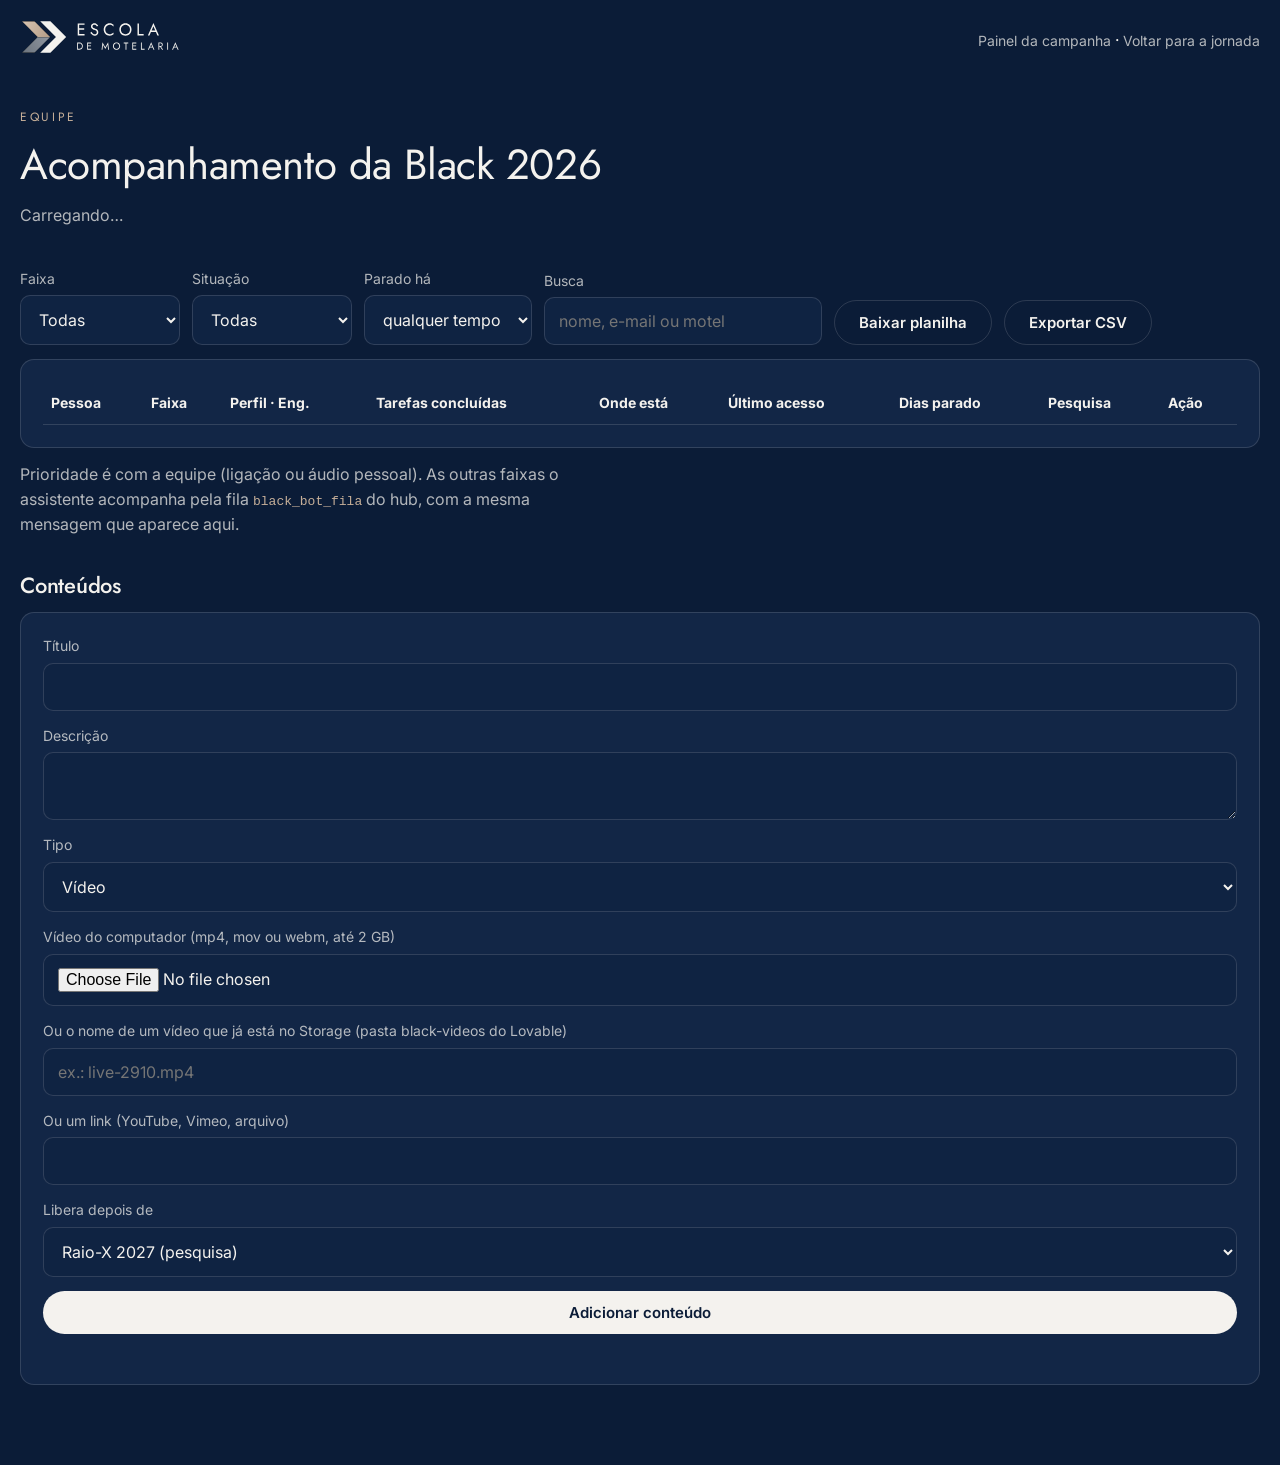
<file: app/equipe.html>
<!doctype html>
<html lang="pt-BR">
<head>
<meta charset="utf-8">
<meta name="viewport" content="width=device-width, initial-scale=1">
<title>Acompanhamento · Área da Black 2026</title>
<meta name="description" content="Acompanhamento da equipe na Black 2026: quem fez cada tarefa, faixa de lead scoring e próxima mensagem.">
<meta name="robots" content="noindex">
<link rel="icon" href="/assets/simbolo-neg.svg?v=2" type="image/svg+xml">
<link href="https://fonts.googleapis.com/css2?family=Jost:wght@400;500&family=Inter:wght@400;500;600&display=swap" rel="stylesheet">
<link rel="stylesheet" href="/app/area.css?v=3">
<style>.wrap{max-width:1280px}.chips{min-width:220px;white-space:normal}.chips .mk{font-size:11px;padding:2px 6px}.nowrap{white-space:nowrap}</style>
<!-- Meta Pixel -->
<script>
!function(f,b,e,v,n,t,s){if(f.fbq)return;n=f.fbq=function(){n.callMethod?n.callMethod.apply(n,arguments):n.queue.push(arguments)};if(!f._fbq)f._fbq=n;n.push=n;n.loaded=!0;n.version='2.0';n.queue=[];t=b.createElement(e);t.async=!0;t.src=v;s=b.getElementsByTagName(e)[0];s.parentNode.insertBefore(t,s)}(window,document,'script','https://connect.facebook.net/en_US/fbevents.js');
fbq('init','777460607647004');fbq('track','PageView');
</script>
</head>
<body>
<header><div class="wrap"><a href="/app/"><img src="/assets/escola-neg.svg?v=2" alt="Escola de Motelaria" width="160" height="34"></a><span><a href="/app/painel.html">Painel da campanha</a> · <a href="/app/">Voltar para a jornada</a></span></div></header>
<main><div class="wrap">
  <p class="eyebrow">Equipe</p>
  <h1>Acompanhamento da Black 2026</h1>
  <p class="sub" id="resumo">Carregando…</p>
  <div class="kpis" id="kpis"></div>

  <div class="filtros">
    <label>Faixa<select id="f-faixa"><option value="">Todas</option><option value="prioridade">Prioridade</option><option value="acelerar">Acelerar</option><option value="nutrir">Nutrir</option><option value="base">Base</option></select></label>
    <label>Situação<select id="f-sit"><option value="">Todas</option></select></label>
    <label>Parado há<select id="f-parado"><option value="0">qualquer tempo</option><option value="3">3 dias ou mais</option><option value="7">7 dias ou mais</option></select></label>
    <label>Busca<input id="f-busca" placeholder="nome, e-mail ou motel"></label>
    <button class="btn sec" id="csv">Baixar planilha</button>
    <button class="btn sec" id="csv-resumo">Exportar CSV</button>
  </div>

  <div class="card" style="overflow:auto"><table class="painel-eq"><thead><tr>
    <th>Pessoa</th><th>Faixa</th><th>Perfil · Eng.</th><th>Tarefas concluídas</th><th>Onde está</th><th>Último acesso</th><th>Dias parado</th><th>Pesquisa</th><th>Ação</th>
  </tr></thead><tbody id="linhas"></tbody></table></div>
  <p class="sub">Prioridade é com a equipe (ligação ou áudio pessoal). As outras faixas o assistente acompanha pela fila <code>black_bot_fila</code> do hub, com a mesma mensagem que aparece aqui.</p>

  <h2>Conteúdos</h2>
  <div id="lista-conteudos"></div>
  <form id="f-conteudo" class="card" style="max-width:none">
    <label>Título<input name="titulo" required></label>
    <label>Descrição<textarea name="descricao" rows="2"></textarea></label>
    <label>Tipo<select name="tipo"><option value="video">Vídeo</option><option value="brinde">Brinde (arquivo/link)</option></select></label>
    <label>Vídeo do computador (mp4, mov ou webm, até 2 GB)<input type="file" id="arquivo" accept="video/mp4,video/quicktime,video/webm"></label>
    <div id="envio" hidden><div class="barra"><i id="envio-barra" style="width:0%"></i></div><p class="sub" id="envio-txt">Enviando…</p></div>
    <label>Ou o nome de um vídeo que já está no Storage (pasta black-videos do Lovable)<input name="arquivo_existente" placeholder="ex.: live-2910.mp4"></label>
    <label>Ou um link (YouTube, Vimeo, arquivo)<input name="url" type="url"></label>
    <label>Libera depois de<select name="libera_apos"><option value="pesquisa">Raio-X 2027 (pesquisa)</option><option value="video">Assistir o vídeo</option><option value="escala">A conta da escala</option><option value="preco">O preço do fim de semana</option><option value="revpar">RevPAR no estado</option><option value="imposto">O imposto em 2027</option><option value="indicacao">Indicar alguém</option><option value="comunidade">Entrar na comunidade</option><option value="boas_vindas">Logo no 1º acesso</option></select></label>
    <button class="btn">Adicionar conteúdo</button>
    <p class="msg" id="m-conteudo"></p>
  </form>
</div></main>
<script type="module">
import { supabase, $, esc, enviarVideo, BUCKET_VIDEOS } from '/app/app.js';
import { TAREFAS, PERGUNTAS, tituloTarefa, dataHoraBrasilia, COLUNAS_CSV_EQUIPE, linhaCsvEquipe } from '/app/regras.js';
import { situacao, NOME_SITUACAO, mensagem } from '/app/mensagens.js';
const { data: { user } } = await supabase.auth.getUser();
if (!user) location.href = '/app/';
const ROT = Object.fromEntries(PERGUNTAS.map((p) => [p.id, Object.fromEntries(p.op.map((o) => [o[0], o[1]]))]));
const FX = { prioridade: 'Prioridade', acelerar: 'Acelerar', nutrir: 'Nutrir', base: 'Base' };
let linhas = [];
async function carregar() {
  const { data, error } = await supabase.rpc('black_painel');
  if (error) { $('#resumo').textContent = 'Acesso restrito à equipe.'; return; }
  linhas = (data || []).map((l) => ({ ...l, situacao: situacao(l) }));
  const c = (f) => linhas.filter(f).length;
  $('#resumo').textContent = `${linhas.length} pessoas na área.`;
  $('#kpis').innerHTML = [
    ['Prioridade', c((l) => l.faixa === 'prioridade')], ['Acelerar', c((l) => l.faixa === 'acelerar')], ['Nutrir', c((l) => l.faixa === 'nutrir')], ['Base', c((l) => l.faixa === 'base')],
    ['Responderam a pesquisa', c((l) => l.passos.pesquisa)], ['Na frente', c((l) => l.na_frente)], ['Parados há 3+ dias', c((l) => l.dias_parado >= 3)],
  ].map(([t, n]) => `<div class="kpi"><strong>${n}</strong><small>${t}</small></div>`).join('');
  const sits = [...new Set(linhas.map((l) => l.situacao))];
  $('#f-sit').innerHTML = '<option value="">Todas</option>' + sits.map((s) => `<option value="${s}">${NOME_SITUACAO[s] || s}</option>`).join('');
  desenhar();
  const { data: cs } = await supabase.from('black_conteudos').select('*').order('ordem');
  $('#lista-conteudos').innerHTML = (cs || []).map((c) => `<div class="card passo"><span class="ok">${c.tipo === 'video' ? '▶' : '🎁'}</span><div>${esc(c.titulo)}<small>libera após: ${c.libera_apos} · ${c.arquivo_path ? 'vídeo na área' : esc(c.url || '')}</small></div><button class="btn sec" data-apagar="${c.id}">Remover</button></div>`).join('');
  document.querySelectorAll('[data-apagar]').forEach((b) => (b.onclick = async () => {
    b.textContent = 'Removendo…';
    const c = (cs || []).find((x) => x.id === b.dataset.apagar);
    await supabase.from('black_conteudos').delete().eq('id', b.dataset.apagar);
    if (c?.arquivo_path) await supabase.storage.from(BUCKET_VIDEOS).remove([c.arquivo_path]);
    carregar();
  }));
}
function filtradas() {
  const fx = $('#f-faixa').value, st = $('#f-sit').value, pd = +$('#f-parado').value, q = $('#f-busca').value.trim().toLowerCase();
  return linhas.filter((l) => (!fx || l.faixa === fx) && (!st || l.situacao === st) && (l.dias_parado ?? 0) >= pd
    && (!q || `${l.nome} ${l.email} ${l.pesquisa?.motel ?? ''}`.toLowerCase().includes(q)))
    .sort((a, b) => b.pontos - a.pontos);
}
function desenhar() {
  $('#linhas').innerHTML = filtradas().map((l) => {
    const p = l.pesquisa || {};
    const feito = Object.fromEntries((l.feitas || []).map((f) => [f.passo, f.feito_em]));
    const marcas = TAREFAS.map((t) => `<span class="mk ${feito[t.id] ? 'ok' : ''}" title="${feito[t.id] ? 'Feita em ' + dataHoraBrasilia(feito[t.id]) : 'Pendente'}">${t.titulo}</span>`).join('');
    const pesq = p.versao >= 2 ? `${ROT.suites_faixa[p.suites_faixa] ?? ''} suítes · ${ROT.motel_qtd[p.motel_qtd] ?? ''} motel(is) · ${ROT.papel[p.papel] ?? ''} · ${ROT.faturamento[p.faturamento] ?? ''}<br><small>Quer acertar: ${ROT.decisao[p.decisao] ?? '—'} · ${ROT.como_entrar[p.como_entrar] ?? ''}</small>${p.pergunta_live ? `<br><small>“${esc(p.pergunta_live)}”</small>` : ''}` : '—';
    const w = (l.whatsapp || '').replace(/\D/g, '');
    return `<tr><td>${esc(l.nome)}<br><small>${w ? `<a href="https://wa.me/${w}" target="_blank" rel="noopener" style="color:var(--champ)">${esc(l.whatsapp)}</a><br>` : ''}${esc(l.email)}${l.ja_aluno ? ' · aluno' : ''}</small></td>
      <td><span class="tag ${l.faixa}">${FX[l.faixa]}</span><br><small>${l.nivel === 'na_frente' ? 'Na frente' : l.nivel === 'pronto' ? 'Pronto' : 'Preparado'}</small></td>
      <td>${l.perfil} · ${l.engajamento}</td><td class="chips">${marcas}</td>
      <td>${l.proxima ? esc(tituloTarefa(l.proxima)) : 'Em dia'}<br><small>${NOME_SITUACAO[l.situacao] || l.situacao}</small></td>
      <td class="nowrap">${dataHoraBrasilia(l.ultimo_acesso) || '—'}</td><td>${l.dias_parado ?? 0} d</td><td>${pesq}</td>
      <td>${w ? `<a class="btn sec mini" target="_blank" rel="noopener" href="https://wa.me/${w}?text=${encodeURIComponent(mensagem(l))}">WhatsApp</a>` : ''}</td></tr>`;
  }).join('') || '<tr><td colspan="9">Ninguém com esse filtro.</td></tr>';
}
['#f-faixa', '#f-sit', '#f-parado'].forEach((s) => ($(s).onchange = desenhar));
$('#f-busca').oninput = desenhar;
const baixar = (nome, linhasCsv) => {
  const csv = linhasCsv.map((r) => r.map((v) => `"${String(v ?? '').replace(/"/g, '""')}"`).join(';')).join('\n');
  const a = document.createElement('a'); a.href = URL.createObjectURL(new Blob(['﻿' + csv], { type: 'text/csv' })); a.download = nome; a.click();
};
$('#csv').onclick = () => {
  const cols = ['nome', 'email', 'whatsapp', 'ja_aluno', 'faixa', 'perfil', 'engajamento', 'pontos', 'nivel', 'tarefas', 'proxima', 'dias_parado', 'situacao', 'created_at'];
  const pq = ['suites_faixa', 'motel_qtd', 'papel', 'faturamento', 'decisao', 'como_decide', 'relacao', 'como_entrar', 'pergunta_live'];
  baixar('black-2026-acompanhamento.csv', [[...cols, ...pq, 'mensagem'], ...filtradas().map((l) => [...cols.map((c) => l[c]), ...pq.map((c) => l.pesquisa?.[c]), mensagem(l)])]);
};
$('#csv-resumo').onclick = () => {
  baixar('black-2026-equipe.csv', [COLUNAS_CSV_EQUIPE, ...filtradas().map((l) => { const r = linhaCsvEquipe(l); return COLUNAS_CSV_EQUIPE.map((c) => r[c]); })]);
};
$('#f-conteudo').onsubmit = async (e) => {
  e.preventDefault();
  const f = e.target, btn = f.querySelector('button'), file = $('#arquivo').files[0];
  const dados = Object.fromEntries(new FormData(f));
  const existente = (dados.arquivo_existente || '').trim();
  delete dados.arquivo_existente;
  if (!file && !existente && !dados.url) return ($('#m-conteudo').textContent = 'Escolha o vídeo do computador, informe o nome no Storage ou cole um link.');
  btn.disabled = true;
  if (existente) {
    const { error: eArq } = await supabase.storage.from(BUCKET_VIDEOS).createSignedUrl(existente, 60);
    if (eArq) { btn.disabled = false; return ($('#m-conteudo').textContent = `Não achei "${existente}" na pasta black-videos. Confira o nome exato no Storage.`); }
    dados.arquivo_path = existente;
    dados.tipo = 'video';
  } else if (file) {
    $('#envio').hidden = false;
    try {
      dados.arquivo_path = await enviarVideo(file, (pct) => { $('#envio-barra').style.width = pct + '%'; $('#envio-txt').textContent = `Enviando… ${pct}%`; });
    } catch (er) {
      console.error('[envio do vídeo]', er);
      btn.disabled = false;
      const detalhe = String(er?.message || er).replace(/\s+/g, ' ').slice(0, 400);
      return ($('#m-conteudo').innerHTML = `O envio parou. Escolha o arquivo de novo: ele continua de onde parou.<br><small style="color:var(--suave)">Detalhe: ${esc(detalhe)}</small>`);
    }
    dados.tipo = 'video';
  }
  if (!dados.url) delete dados.url;
  const { error } = await supabase.from('black_conteudos').insert(dados);
  btn.disabled = false;
  $('#envio').hidden = true;
  $('#m-conteudo').textContent = error ? 'Não consegui salvar o conteúdo.' : 'Conteúdo adicionado.';
  if (!error) { f.reset(); carregar(); }
};
carregar();
</script>
</body>
</html>
</file>
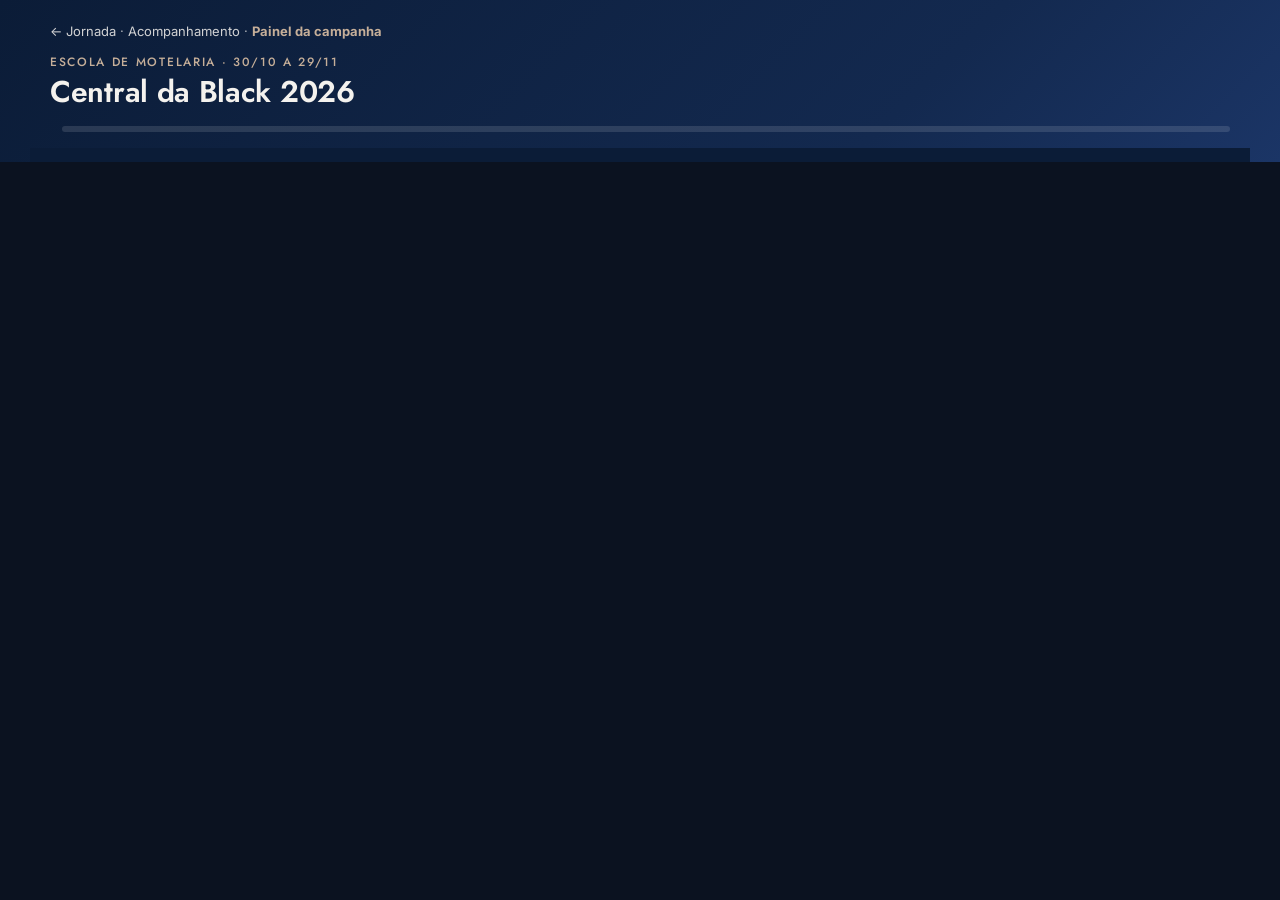
<file: app/painel.html>
<!doctype html>
<html lang="pt-BR" data-theme="dark">
<head>
<meta charset="utf-8">
<meta name="viewport" content="width=device-width, initial-scale=1, viewport-fit=cover">
<meta name="robots" content="noindex">
<meta name="description" content="Painel da equipe: o plano de comunicação da Black 2026 por canal, com a copy de cada peça e as marcas de feito.">
<link rel="icon" href="/assets/simbolo-neg.svg?v=2" type="image/svg+xml">
<title>Central da Black 2026</title>
<link href="https://fonts.googleapis.com/css2?family=Jost:wght@400;500;600;700&family=Inter:wght@400;500;600&display=swap" rel="stylesheet">
<style>
:root{
  --bg:#F4F2EE; --paper:#FFFFFF; --ink:#0B1C37; --ink2:#3C4659; --mute:#7D848E; --line:#E3DFD7; --soft:#ECE8E1;
  --navy:#0B1C37; --navy2:#13294F; --champ:#C6AF99; --champ2:#A98E73;
  --email:#2F6FED; --grupo:#1FA463; --individual:#0E8F8F; --instagram:#C13584; --ads:#E0552B; --area:#8A7A6A;
  --cap1:#C6AF99; --cap2:#2F6FED; --cap3:#C13584; --cap4:#0B1C37;
  --ok:#1FA463; --r:14px; --sh:0 1px 2px rgba(11,28,55,.06),0 8px 24px -12px rgba(11,28,55,.18);
  color-scheme:light;
}
@media (prefers-color-scheme:dark){ :root:not([data-theme="light"]){
  --bg:#0B1220; --paper:#121B2E; --ink:#F4F2EE; --ink2:#C9CFDB; --mute:#8D95A3; --line:#243049; --soft:#1A2540;
  --navy:#0B1C37; --navy2:#13294F; --champ:#C6AF99; --champ2:#D9C7B2; --cap4:#C6AF99; --sh:0 1px 2px rgba(0,0,0,.4),0 8px 24px -12px rgba(0,0,0,.6); color-scheme:dark; } }
:root[data-theme="dark"]{
  --bg:#0B1220; --paper:#121B2E; --ink:#F4F2EE; --ink2:#C9CFDB; --mute:#8D95A3; --line:#243049; --soft:#1A2540;
  --navy:#0B1C37; --navy2:#13294F; --champ:#C6AF99; --champ2:#D9C7B2; --cap4:#C6AF99; --sh:0 1px 2px rgba(0,0,0,.4),0 8px 24px -12px rgba(0,0,0,.6); color-scheme:dark; }

*{box-sizing:border-box}
body{margin:0;background:var(--bg);color:var(--ink);font-family:Inter,system-ui,-apple-system,"Segoe UI",sans-serif;font-size:14.5px;line-height:1.5;-webkit-font-smoothing:antialiased}
h1,h2,h3,.jost{font-family:Jost,Inter,system-ui,sans-serif}
button{font:inherit;color:inherit;cursor:pointer}
a{color:var(--email)}
mark{background:rgba(198,175,153,.35);color:inherit;border-radius:4px;padding:0 3px;font-weight:500}

/* ── Topo ── */
.topo{background:linear-gradient(135deg,var(--navy) 0%,var(--navy2) 70%,#1B3566 100%);color:#F4F2EE;padding:calc(22px + env(safe-area-inset-top,0px)) 20px 0}
.topo .in{max-width:1180px;margin:0 auto}
.topo .linha{display:flex;flex-wrap:wrap;align-items:flex-end;justify-content:space-between;gap:16px 24px}
.volta{margin:0 0 14px;font-size:13px;color:rgba(244,242,238,.7)} .volta a{color:rgba(244,242,238,.85);text-decoration:none} .volta b{color:#C6AF99}
.topo h1{margin:0;font-size:30px;font-weight:600;letter-spacing:-.01em;line-height:1.1}
.topo h1 small{display:block;font-size:12px;letter-spacing:.14em;text-transform:uppercase;color:var(--champ);font-weight:500;margin-bottom:6px}
.contagens{display:flex;gap:10px;flex-wrap:wrap}
.contagem{background:rgba(255,255,255,.07);border:1px solid rgba(255,255,255,.14);border-radius:12px;padding:10px 14px;min-width:120px}
.contagem small{display:block;font-size:11px;color:rgba(244,242,238,.7);text-transform:uppercase;letter-spacing:.08em}
.contagem strong{font-family:Jost;font-size:22px;font-weight:600;color:#fff}
.contagem.alvo strong{color:var(--champ)}
.progresso{margin:18px 0 0;display:flex;align-items:center;gap:12px;font-size:13px;color:rgba(244,242,238,.8)}
.progresso .bar{flex:1;height:6px;background:rgba(255,255,255,.12);border-radius:99px;overflow:hidden}
.progresso .bar i{display:block;height:100%;background:var(--champ);border-radius:99px;transition:width .4s}

/* ── Abas ── */
.abas{position:sticky;top:env(safe-area-inset-top,0px);z-index:5;background:var(--navy);padding:14px 20px 0;box-shadow:0 6px 16px -10px rgba(0,0,0,.5)}
.abas .in{max-width:1180px;margin:0 auto;display:flex;gap:4px;overflow-x:auto;scrollbar-width:none}
.abas .in::-webkit-scrollbar{display:none}
.aba{flex:0 0 auto;background:transparent;border:0;border-bottom:3px solid transparent;color:rgba(244,242,238,.65);padding:10px 14px 12px;display:flex;align-items:center;gap:8px;font-weight:500;white-space:nowrap;border-radius:8px 8px 0 0}
.aba:hover{color:#fff;background:rgba(255,255,255,.05)}
.aba.on{color:#fff;border-bottom-color:var(--champ)}
.aba .dot{width:9px;height:9px;border-radius:50%;background:var(--c,#fff)}
.aba .n{font-size:11px;background:rgba(255,255,255,.12);border-radius:99px;padding:1px 7px;color:rgba(255,255,255,.85)}
.aba.on .n{background:var(--champ);color:var(--navy)}

/* ── Corpo ── */
.wrap{max-width:1180px;margin:0 auto;padding:18px 20px 60px}
.barra{display:flex;flex-wrap:wrap;align-items:center;gap:8px;margin:0 0 16px}
.barra h2{margin:0 auto 0 0;font-size:20px;font-weight:600}
.barra p{margin:0;flex-basis:100%;color:var(--mute);font-size:13px}
.chip{border:1px solid var(--line);background:var(--paper);border-radius:99px;padding:6px 12px;font-size:13px;color:var(--ink2)}
.chip.on{background:var(--ink);color:var(--bg);border-color:var(--ink)}
.chip .n{opacity:.6;margin-left:4px}
.vazio{color:var(--mute);text-align:center;padding:40px 0}
.aviso{font-size:12px;color:var(--mute);margin:24px 0 0;text-align:center}
.aviso.erro{color:#B23B3B}

/* ── Calendário ── */
.cal{display:grid;grid-template-columns:repeat(auto-fill,minmax(54px,1fr));gap:6px;margin:0 0 18px}
.dia{border:1px solid var(--line);background:var(--paper);border-radius:10px;padding:6px 2px 5px;text-align:center;border-bottom-width:3px;position:relative;line-height:1.2}
.dia small{display:block;font-size:10px;color:var(--mute);text-transform:uppercase}
.dia b{font-family:Jost;font-size:17px;font-weight:600}
.dia .pts{display:flex;justify-content:center;gap:2px;margin-top:4px;height:5px}
.dia .pts i{width:5px;height:5px;border-radius:50%;background:var(--line)}
.dia .pts i.ok{background:var(--ok)}
.dia.marco b{color:var(--ads)}
.dia.hoje{outline:2px solid var(--champ);outline-offset:1px}
.dia.sel{background:var(--ink);color:var(--bg);border-color:var(--ink)}
.dia.sel small{color:rgba(244,242,238,.7)}
.dia.sel b{color:var(--champ)}
.legenda{display:flex;flex-wrap:wrap;gap:14px;font-size:12px;color:var(--mute);margin:-8px 0 18px}
.legenda i{display:inline-block;width:10px;height:3px;border-radius:2px;margin-right:5px;vertical-align:middle}

/* ── Grade de cards ── */
.grade{display:grid;grid-template-columns:1fr;gap:14px;align-items:start}
@media (min-width:1000px){.grade{grid-template-columns:1fr 1fr}}
.grade .sep{grid-column:1/-1;display:flex;align-items:center;gap:12px;margin:10px 0 -4px;font-family:Jost;font-weight:600;font-size:15px}
.grade .sep::after{content:"";flex:1;height:1px;background:var(--line)}
.grade .sep .marco{font-family:Inter;font-weight:500;font-size:12px;color:var(--ads);background:rgba(224,85,43,.1);border-radius:99px;padding:2px 9px}
.grade .sep .cap{font-family:Inter;font-weight:500;font-size:11px;color:var(--mute);text-transform:uppercase;letter-spacing:.08em}

/* ── Card ── */
.card{background:var(--paper);border:1px solid var(--line);border-radius:var(--r);box-shadow:var(--sh);overflow:hidden;position:relative;transition:opacity .2s}
.card::before{content:"";position:absolute;left:0;top:0;bottom:0;width:5px;background:var(--c)}
.card.email{--c:var(--email)} .card.grupo{--c:var(--grupo)} .card.individual{--c:var(--individual)} .card.instagram{--c:var(--instagram)} .card.ads{--c:var(--ads)} .card.area{--c:var(--area)}
.card.feito{opacity:.62}
.card.feito .corpo{display:none}
.card.feito .rodape .abrir{display:inline-flex}
.card .abrir{display:none}
.card .cab{display:flex;align-items:center;gap:12px;padding:14px 16px 10px 20px}
.quando{flex:0 0 auto;text-align:center;line-height:1;min-width:44px}
.quando b{display:block;font-family:Jost;font-size:24px;font-weight:600}
.quando small{display:block;font-size:10px;text-transform:uppercase;color:var(--mute);letter-spacing:.06em;margin-top:2px}
.meta{flex:1;min-width:0;display:flex;flex-wrap:wrap;align-items:center;gap:6px 8px;font-size:12.5px;color:var(--ink2)}
.cod{font-family:Jost;font-weight:600;font-size:12px;letter-spacing:.04em;color:#fff;background:var(--c);border-radius:6px;padding:2px 7px}
.tipo{font-size:11px;font-weight:600;letter-spacing:.06em;text-transform:uppercase;color:var(--c);border:1px solid var(--c);border-radius:6px;padding:1px 6px}
.hora{font-weight:600;color:var(--ink)}
.quem::before{content:"·";margin-right:8px;color:var(--mute)}
.chk{flex:0 0 auto;display:inline-flex;align-items:center;gap:6px;font-size:12px;color:var(--mute);user-select:none}
.chk input{width:18px;height:18px;accent-color:var(--ok);margin:0}
.card.feito .chk{color:var(--ok);font-weight:600}
.card h3{margin:0;padding:0 16px 0 20px;font-size:17px;font-weight:600;line-height:1.3}
.card .previa{margin:4px 0 0;padding:0 16px 0 20px;color:var(--mute);font-style:italic;font-size:13.5px}
.corpo{padding:12px 16px 4px 20px}
.corpo p{margin:0 0 10px;overflow-wrap:anywhere}
.corpo .cta{display:inline-block;background:var(--navy);color:#F4F2EE;border-radius:8px;padding:7px 14px;font-weight:500;font-size:13px}
.corpo .cta small{display:block;font-weight:400;font-size:11px;opacity:.7;word-break:break-all}
.corpo .sub{font-family:Jost;font-weight:600;font-size:14px;margin:12px 0 4px;color:var(--c)}
.corpo .sub:first-child{margin-top:0}
.corpo .nota{display:block;color:var(--champ2);font-style:italic;background:rgba(198,175,153,.14);border-left:3px solid var(--champ);padding:6px 10px;border-radius:0 8px 8px 0}
.corpo .cena{padding-left:14px;border-left:2px solid var(--line);margin:0 0 6px}
.rodape{display:flex;align-items:center;flex-wrap:wrap;gap:8px;padding:8px 16px 14px 20px;border-top:1px dashed var(--line);margin-top:6px}
.rodape .para{flex:1;min-width:0;font-size:12px;color:var(--mute)}
.btn{border:1px solid var(--line);background:var(--paper);border-radius:8px;padding:6px 11px;font-size:12.5px;font-weight:500;display:inline-flex;align-items:center;gap:6px}
.btn:hover{border-color:var(--ink);background:var(--soft)}
.btn.primario{background:var(--ink);color:var(--bg);border-color:var(--ink)}

/* e-mail: moldura de inbox */
.card.email .mail{margin:10px 16px 0 20px;border:1px solid var(--line);border-radius:10px;background:var(--bg);padding:10px 14px}
.card.email .mail .de{font-size:12px;color:var(--mute);display:flex;gap:10px;flex-wrap:wrap}
.card.email .mail .de b{color:var(--ink)}
.card.email .mail h3{padding:0;margin:4px 0 0;font-size:16px}
.card.email .mail .previa{padding:0;margin:2px 0 0}

/* grupos: duas versões */
.versoes{display:grid;grid-template-columns:1fr;gap:10px;padding:10px 16px 0 20px}
@media (min-width:640px){.versoes{grid-template-columns:1fr 1fr}}
.versao{border-radius:10px;padding:10px 12px;background:var(--soft);font-size:13.5px;min-width:0;overflow-wrap:anywhere}
.versao.a{background:rgba(31,164,99,.1)}
.versao .rot{font-size:11px;font-weight:600;letter-spacing:.06em;text-transform:uppercase;color:var(--grupo);margin-bottom:4px}
.versao.m .rot{color:var(--mute)}
.versao.vazia{color:var(--mute);font-style:italic}

/* individual: balão */
.balao{overflow-wrap:anywhere;margin:10px 16px 0 20px;background:#DCF8C6;color:#0B1C37;border-radius:12px 12px 12px 2px;padding:10px 14px;font-size:14px;position:relative;max-width:560px}
:root[data-theme="dark"] .balao{background:#1E3A2F;color:#F4F2EE}
@media (prefers-color-scheme:dark){:root:not([data-theme="light"]) .balao{background:#1E3A2F;color:#F4F2EE}}
.balao p{margin:0 0 8px}.balao p:last-child{margin:0}
.balao::after{content:"";position:absolute;left:-7px;bottom:0;border:7px solid transparent;border-bottom-color:#DCF8C6;border-left:0}
:root[data-theme="dark"] .balao::after{border-bottom-color:#1E3A2F}
@media (prefers-color-scheme:dark){:root:not([data-theme="light"]) .balao::after{border-bottom-color:#1E3A2F}}

/* instagram: formato */
.card.instagram .cab .tipo{background:rgba(193,53,132,.08)}
.ig-prev{display:flex;gap:12px;padding:10px 16px 0 20px;align-items:flex-start}
.ig-fmt{flex:0 0 auto;width:52px;padding:4px;text-align:center;border-radius:8px;background:linear-gradient(160deg,#C13584,#F56040);display:flex;align-items:center;justify-content:center;color:#fff;font-family:Jost;font-weight:700;font-size:10px;letter-spacing:.04em;text-transform:uppercase;line-height:1}
.ig-fmt.reels{height:78px}.ig-fmt.stories{height:78px;background:linear-gradient(160deg,#833AB4,#C13584)}.ig-fmt.carrossel{height:46px;background:linear-gradient(160deg,#F77737,#FCAF45)}.ig-fmt.gravar{height:46px;background:var(--ink2)}
.ig-prev .corpo{padding:0;flex:1;min-width:0}

/* produção */
.duas{display:grid;grid-template-columns:1fr;gap:16px}
@media (min-width:900px){.duas{grid-template-columns:1fr 1fr}}
.bloco{background:var(--paper);border:1px solid var(--line);border-radius:var(--r);padding:16px 18px;box-shadow:var(--sh)}
.bloco h3{margin:0 0 10px;font-size:17px}
.bloco p.sub{margin:-6px 0 12px;color:var(--mute);font-size:13px}
.lin{display:flex;gap:10px;align-items:flex-start;padding:9px 0;border-top:1px solid var(--line)}
.lin:first-of-type{border-top:0}
.lin input{width:18px;height:18px;accent-color:var(--ok);margin:2px 0 0;flex:0 0 auto}
.lin.feito label{text-decoration:line-through;color:var(--mute)}
.lin label{flex:1}
.lin .m{display:block;font-size:12px;color:var(--mute);margin-top:2px}

.toast{position:fixed;left:50%;bottom:calc(20px + env(safe-area-inset-bottom,0px));transform:translateX(-50%) translateY(20px);background:var(--ink);color:var(--bg);padding:9px 16px;border-radius:99px;font-size:13px;opacity:0;pointer-events:none;transition:.25s;z-index:9}
.toast.on{opacity:1;transform:translateX(-50%)}
</style>
<!-- Meta Pixel -->
<script>
!function(f,b,e,v,n,t,s){if(f.fbq)return;n=f.fbq=function(){n.callMethod?n.callMethod.apply(n,arguments):n.queue.push(arguments)};if(!f._fbq)f._fbq=n;n.push=n;n.loaded=!0;n.version='2.0';n.queue=[];t=b.createElement(e);t.async=!0;t.src=v;s=b.getElementsByTagName(e)[0];s.parentNode.insertBefore(t,s)}(window,document,'script','https://connect.facebook.net/en_US/fbevents.js');
fbq('init','777460607647004');fbq('track','PageView');
</script>
</head>
<body>

<header class="topo"><div class="in">
  <p class="volta"><a href="/app/">← Jornada</a> · <a href="/app/equipe.html">Acompanhamento</a> · <a href="/app/painel.html"><b>Painel da campanha</b></a></p>
  <div class="linha">
    <h1><small>Escola de Motelaria · 30/10 a 29/11</small>Central da Black 2026</h1>
    <div class="contagens" id="contagens"></div>
  </div>
  <div class="progresso"><span id="progTxt"></span><div class="bar"><i id="progBar" style="width:0"></i></div></div>
  <nav class="abas" style="margin:16px -20px 0;position:static;box-shadow:none"><div class="in" id="abas"></div></nav>
</div></header>

<main class="wrap" id="main" hidden>
  <p class="aviso erro" id="gate" style="margin:40px 0;font-size:15px"></p>
  <div class="barra" id="barra"></div>
  <div id="cal" class="cal" hidden></div>
  <div id="legenda" class="legenda" hidden></div>
  <div id="grade" class="grade"></div>
  <div id="producao" class="duas" hidden>
    <section class="bloco"><h3>Decisões pendentes</h3><p class="sub">Fecham na reunião Thiago × Vinicius de 12/11.</p><div id="decisoes"></div></section>
    <section class="bloco"><h3>Produção</h3><p class="sub">O que precisa estar pronto, e até quando.</p><div id="prodLista"></div></section>
  </div>
  <p class="aviso" id="aviso"></p>
</main>
<div class="toast" id="toast"></div>

<script type="module">
import { supabase } from '/app/app.js';

// ───────── Dados do plano (doc 35) ─────────
const AREA = 'https://black.escolademotelaria.com.br/app/';
const PAG = 'https://black.escolademotelaria.com.br';
const CANAIS = {email:'E-mail', grupo:'Grupos WhatsApp', individual:'Mensagem individual', instagram:'Instagram', ads:'Meta Ads', area:'Área e operação'};
const CAP = (d) => d < '2026-11-09' ? 1 : d < '2026-11-16' ? 2 : d < '2026-11-22' ? 3 : 4;
const CAPNOME = {1:'Capítulo 1 · A conta de 2027', 2:'Capítulo 2 · O preço e o imposto', 3:'Capítulo 3 · A nova Escola', 4:'Capítulo 4 · A Black'};
const MARCOS = {'2026-11-05':'Abre: escala','2026-11-09':'Abre: preço e RevPAR','2026-11-12':'Abre: imposto · reunião','2026-11-16':'Abre: live · contador','2026-11-20':'Fecha Na frente 23h59','2026-11-22':'Link 15h e 17h','2026-11-23':'Live 17h','2026-11-27':'Black Friday','2026-11-29':'Fecha 23h59'};

const tipoIg = (t) => /^Stories/i.test(t) ? 'stories' : /^Carrossel/i.test(t) ? 'carrossel' : /^Gravar/i.test(t) ? 'gravar' : 'reels';
const E = (id, data, titulo, quem, assunto, previa, corpo, para='') => ({id, data, canal:'email', titulo, quem, assunto, previa, corpo, para, copy:`ASSUNTO: ${assunto}\nPRÉVIA: ${previa}\nDE: ${quem}\n\n${corpo}`});
const G = (id, data, titulo, a, m) => ({id, data, canal:'grupo', titulo, quem:'CRM / grupos', a, m, copy:a + (m ? `\n\n— Versão moteleiros —\n${m}` : '')});
const I = (id, data, titulo, quem, msg) => ({id, data, canal:'individual', titulo, quem, msg, copy:msg});
const R = (id, data, titulo, quem, roteiro) => ({id, data, canal:'instagram', titulo, quem, tipo:tipoIg(titulo), roteiro, copy:roteiro});
const A = (id, data, titulo, quem, briefing) => ({id, data, canal:'ads', titulo, quem, briefing, copy:briefing});
const X = (id, data, titulo, quem, nota) => ({id, data, canal:'area', titulo, quem, nota, copy:nota});

const ITENS = [
  X('x-video','2026-10-30','Vídeo da live na área, assistente ligado','Thiago','Vídeo "A conta de 2027" cadastrado na área (libera após o Raio-X). Assistente lendo a fila black_bot_fila (doc 34).'),
  E('e0','2026-10-30','E0 · A área da Black 2026 está aberta','Thiago Alcântara','A área da Black 2026 está aberta','O vídeo da conta de 2027 está lá dentro.',
`{nome}, ontem eu e o Vinicius fizemos a live sobre os desafios de 2027: o fim da escala 6x1, a reforma tributária e como a IA faz essas contas.

A gravação está na área da Black 2026, junto com o seu Raio-X 2027: 8 perguntas rápidas sobre o seu motel e a IA devolve os 3 riscos e as 3 oportunidades do seu caso.

Para entrar, é o mesmo e-mail da inscrição. Chega um link de acesso na sua caixa.

[BOTÃO] Entrar na área da Black → ${AREA}

Quem ainda não está na lista entra por aqui: ${PAG}. O link da oferta chega para a lista no domingo 22/11, 24 horas antes de todo mundo.`,'Para: lista Black 2026 + Alunos + Moteleiros (com a exclusão evento-ja-aluno).'),
  G('g0','2026-10-30','G0 · A gravação está na área',
`A gravação da live de ontem está na área da Black 2026, junto com o Raio-X 2027 do seu motel. Entra com o mesmo e-mail da inscrição: ${AREA}`,
`A gravação da live de ontem sobre os desafios de 2027 está na área da Black 2026. Para ter acesso, é só entrar na lista: ${PAG}`),
  R('st0','2026-10-30','Stories · "a área da Black abriu"','Escola','Print da área com o vídeo. Texto: "A gravação da live de ontem já está na área da Black 2026. Lista na bio."'),
  R('r1g','2026-10-31','Gravar R1 (papel) e R2 (preço de sábado)','Vinicius',
`R1 · TEASER DO PAPEL (sem fala, 15 s)
Cena 1: passa um papel escrito CONFIDENCIAL.
Cena 2: outro cenário, mesmo papel.
Cena 3: outro cenário.
Cena 4: Vinicius sentado vira o papel: "A MAIOR BLACK DA HISTÓRIA DA ESCOLA". Troca a folha: "23/11 · 17H".

R2 · O PREÇO DE SÁBADO (Vinicius na câmera, 30 s)
"No evento de outubro eu perguntei que decisão cada um queria acertar. 20 de 33 responderam a mesma coisa: o preço de sábado. A resposta não está no feeling, está na ocupação. Eu mostro a conta na área da Black. Lista na bio."`),
  E('e1','2026-11-02','E1 · A conta que todo moteleiro está fazendo','Vinicius Roveda','A conta que todo moteleiro está fazendo','Sem mexer em nada, a folha sobe. Com ajuste, sobe menos. Com ajuste bem feito, pode nem subir.',
`{nome}, eu fiz a conta da nova escala nos meus motéis. Três cenários: não mexer, ajustar e ajustar bem feito. A diferença entre o primeiro e o último é o que separa um ano apertado de um ano normal.

Não é a única conta de 2027. Tem a CBS, que chega em janeiro. Tem o split payment, que ficou para 2028 mas já entra no planejamento. E tem o juro, que encarece qualquer reforma.

Na área da Black 2026 eu mostro como fiz a minha, e na quinta abre o simulador para você fazer a sua, com os números do seu motel.

[BOTÃO] Fazer o meu Raio-X 2027 → ${AREA}

Ainda não está na lista? ${PAG}`,'Para: Alunos + Moteleiros. Confirmar com o Vinicius os números da escala antes de citar qualquer valor.'),
  R('r1','2026-11-02','Postar R1 · teaser do papel','Escola + Vinicius','Legenda: "A maior Black da história da Escola. 23/11, 17h, ao vivo. Lista na bio."'),
  R('st1','2026-11-02','Stories · trecho do vídeo','Escola','20 s do trecho da escala 6x1 da live. "A conta completa está na área da Black. Lista na bio."'),
  A('ads-l','2026-11-03','Ligar campanha LISTA · Black 2026','Claude / Thiago',
`Objetivo: cadastros (Lead na /obrigado). R$ 30/dia, 03 a 21/11.
Públicos: amplo com Advantage+ (BR, 30-65) + engajados 180d + lookalike 1% compradores (Black 2025 + evento out). Exclui alunos ativos e Lead 30d.
Alvo: até R$ 20 por cadastro. Acima de R$ 30 por 3 dias, troca criativo.

L1 · PROMESSA
Título: 2027 vai ser o ano mais caro da motelaria
Texto: Fim da escala 6x1, CBS, split payment e juros, tudo no mesmo ano. A Escola de Motelaria fez a conta e abriu uma área com o vídeo e as ferramentas para você fazer a sua. Grátis, para quem entra na lista da Black 2026.

L2 · LINGUAGEM DO CLIENTE
Título: Quanto o seu sábado deveria custar?
Texto: Foi a decisão que mais apareceu entre os moteleiros do nosso último evento. A resposta está na ocupação da categoria, não no feeling. A ferramenta que faz essa conta está na área da Black 2026. Entre na lista e use com os números do seu motel.

L3 · VÍDEO DO FUNDADOR (Vinicius, 30 s)
"Fiz a conta da nova escala nos meus motéis. Três cenários. A diferença entre o pior e o melhor paga um ano de Escola. Entra na lista e faz a sua."

L4 · PROVA
Título: 23 moteleiros entraram na Black 2025 nas primeiras horas
Texto: Este ano a lista recebe o link 24 horas antes, e os bônus são por ordem de chegada. Entre agora e receba hoje a gravação da live sobre os desafios de 2027.`),
  R('r2','2026-11-03','Postar R2 · o preço de sábado','Escola + Vinicius','Legenda: "20 de 33 moteleiros queriam acertar o preço de sábado. A conta está na área da Black. Lista na bio."'),
  I('bot1','2026-11-03','Assistente: quem não entrou na área','Assistente','Fila black_bot_fila, situação nao_entrou_na_area, dias_parado ≥ 2. Mensagem sugerida da própria fila. Máximo 1 por dia por pessoa.'),
  R('c1','2026-11-04','Carrossel C1 · 4 coisas que mudam em 2027','Escola',
`Capa: "Quatro coisas mudam em 2027. Nenhuma delas é escolha sua."
1. Fim da escala 6x1: a folha muda de tamanho.
2. Reforma tributária e CBS: o imposto muda de nome e de lugar.
3. Split payment: adiado para 2028, mas já entra na conta.
4. Juros altos: cada investimento pesa mais.
Última: "Quem faz a conta agora ajusta com calma. A conta está na área da Black. Lista na bio."`),
  X('x-conf','2026-11-04','Confirmar com o Vinicius os números da escala','Thiago','Os valores da rede dele (folha +15% sem mexer, etc.) são projeção. Só entram em E1, R3 e na live com o OK dele.'),
  X('x-esc','2026-11-05','Abre: a conta da escala','Área','A tarefa "A conta da escala" abre sozinha às 00h. Conferir que abriu.'),
  E('e2','2026-11-05','E2 · Abriu: a conta da escala do seu motel','Thiago Alcântara','Abriu: a conta da escala do seu motel','Em 2 minutos você vê os três caminhos.',
`{nome}, hoje abriu a primeira ferramenta da área: a conta da escala.

Você coloca quantas pessoas trabalham em turno e o salário médio. Ela devolve quanto a nova escala soma à folha em três caminhos, com os cuidados da 12x36 e do meio período.

É a mesma ferramenta do hub da Escola, numa versão mais curta. Leva 2 minutos e o resultado fica salvo na sua área.

[BOTÃO] Fazer a conta da escala → ${AREA}

Lembrete: quem completar 6 das 8 tarefas até 20/11 recebe o link da Black às 15h do domingo 22/11, duas horas antes da lista.`,'Para: lista Black 2026.'),
  G('g1','2026-11-05','G1 · Abriu a conta da escala',
`Abriu a conta da escala na área da Black: em 2 minutos você vê quanto o fim da 6x1 soma à folha do seu motel nos três caminhos. ${AREA}`,
`Abriu na área da Black a conta da escala: quanto o fim da 6x1 soma à folha do seu motel. Entra na lista e faz a sua: ${PAG}`),
  R('st2','2026-11-05','Stories · demo da ferramenta da escala','Thiago','Gravação de tela, 30 s, preenchendo a ferramenta com números de exemplo e mostrando os três caminhos.'),
  R('r3','2026-11-06','Postar R3 · bastidor do Vinicius gravando','Vinicius','Câmera por trás, Vinicius gravando as aulas novas. Duas frases: "Estou gravando a nova Escola. Dia 23 você vê."'),
  R('st3','2026-11-07','Stories · caixinha "o que mais te preocupa em 2027?"','Escola','Caixinha de perguntas. As respostas viram stories na sexta 13/11 e pauta da live.'),
  X('x-pre','2026-11-09','Abre: preço do fim de semana e RevPAR','Área','As duas tarefas abrem às 00h. Conferir.'),
  E('e3','2026-11-09','E3 · Quanto o seu sábado deveria custar?','Vinicius Roveda','Quanto o seu sábado deveria custar?','O protocolo de preço da Escola, com a ocupação da sua categoria.',
`{nome}, no evento de outubro eu perguntei que decisão cada um queria acertar. A maioria respondeu a mesma coisa: o preço de sábado.

A resposta não está no feeling. Está na ocupação da categoria. Acima de 0,7 locação por suíte por dia, a categoria aceita reajuste, e o protocolo da Escola diz quanto: concentrado no período de 3 horas, com teto de 20% de uma vez, e o pernoite de fim de semana derivado do de semana.

Abriram hoje na área duas ferramentas: a sugestão de reajuste de uma categoria e o seu RevPAR comparado com os motéis do seu estado.

[BOTÃO] Ver o preço do meu sábado → ${AREA}

Se ainda não está na lista: ${PAG}`,'Para: lista + Alunos + Moteleiros.'),
  G('g2','2026-11-09','G2 · Quanto o seu sábado deveria custar?',
`Quanto o seu sábado deveria custar? Abriu na área a sugestão de reajuste pelo protocolo de preço da Escola, e o seu RevPAR comparado com o estado. ${AREA}`,
`Quanto o seu sábado deveria custar? A ferramenta está na área da Black. Entra na lista: ${PAG}`),
  R('r4','2026-11-09','Postar R4 · o protocolo do preço','Thiago','Tela da ferramenta: período de R$ 129 virando R$ 149 com 0,8 de ocupação. Voz: "Acima de 0,7 locação por suíte por dia, a categoria aceita reajuste. O protocolo diz quanto. Lista na bio."'),
  R('c2','2026-11-11','Carrossel C2 · RevPAR por estado (Censo)','Escola','Capa: "Onde o seu motel fica no RevPAR do seu estado?" Slides com mediana e grupo de cima por estado (tabela do hub, 13 estados). Última: "Faz a sua conta na área da Black. Lista na bio."'),
  I('bot2','2026-11-11','Assistente: quem parou','Assistente','Fila: dias_parado ≥ 3 e proxima preenchida. Mensagem da situação.'),
  X('x-imp','2026-11-12','Abre: o imposto em 2027 · Reunião Thiago × Vinicius','Área / Thiago','Tarefa abre às 00h. Reunião fecha preço, formato da oferta, bônus e quem grava o quê (doc 31 e doc 35, seção 11).'),
  E('e4','2026-11-12','E4 · O imposto em 2027 pesa ou ajuda o seu motel?','Thiago Alcântara','O imposto em 2027 pesa ou ajuda o seu motel?','Depende do regime, de quem você compra e de quanto vende para empresa.',
`{nome}, em janeiro entra a CBS. Motel cai no regime específico da hotelaria, com redução de 40%. Quem está no Simples escolhe a cada semestre entre o Simples puro e o híbrido, e a escolha depende de uma conta que quase ninguém fez.

Abriu hoje na área o radar do imposto: você responde 4 perguntas e ele diz se a reforma pesa ou ajuda no seu caso, com a lista do que levar ao contador em dezembro.

[BOTÃO] Fazer a conta do imposto → ${AREA}

Faltam 10 dias para o link da Black. Quem está com 6 tarefas feitas recebe às 15h do domingo 22/11.`,'Para: lista Black 2026.'),
  G('g3','2026-11-12','G3 · O imposto em 2027 pesa ou ajuda?',
`O imposto em 2027 pesa ou ajuda o seu motel? Abriu o radar da reforma tributária na área, com o que levar ao contador. ${AREA}`,
`O imposto em 2027 pesa ou ajuda o seu motel? O radar está na área da Black: ${PAG}`),
  R('r5','2026-11-12','Postar R5 · pesa ou ajuda?','Thiago','"Motel entra no regime específico da hotelaria com 40% de redução. Se você está no Simples, tem uma escolha a cada semestre. A conta está na área. Lista na bio."'),
  R('st4','2026-11-13','Stories · respostas da caixinha','Escola','Repostar 5 respostas da caixinha de sábado, cada uma com uma frase de resposta. Fechar com "isso vira pauta da live de 23/11".'),
  X('x-prio','2026-11-13','Gerar a lista Prioridade','Claude','Do painel /app/equipe.html e da black_bot_fila: faixa prioridade. Roteiro das ligações por pessoa (decisão + pergunta para a live).'),
  X('x-live','2026-11-16','Abre: confirmar presença na live · contador na página','Área','Tarefa "live" abre às 00h. Contador regressivo aparece na página a partir de hoje.'),
  E('e5','2026-11-16','E5 · Faltam 6 dias. E a Escola mudou.','Vinicius Roveda','Faltam 6 dias. E a Escola mudou.','Na segunda 23/11, às 17h, eu mostro o que mudou, ao vivo.',
`{nome}, a Escola de Motelaria que você conhece ensinava. A nova Escola acompanha.

Aulas curtas, gravadas por mim, sobre a Nova Motelaria. Um hub com ferramentas de IA e os simuladores de 2027. Mentorias coletivas todo mês. E uma masterclass de preparação para 2027, só para quem é da Escola.

Na segunda, 23/11, às 17h, eu apresento tudo ao vivo e abro a Black 2026. Quem está na lista recebe o link no domingo, 24 horas antes.

Hoje abriu na área a confirmação de presença na live. É um clique.

[BOTÃO] Confirmar presença na live → ${AREA}

Ainda não está na lista? ${PAG}`,'Para: Alunos + Moteleiros + lista.'),
  G('g4','2026-11-16','G4 · Faltam 6 dias',
`Faltam 6 dias. Na segunda 23/11, às 17h, o Vinicius apresenta a nova Escola ao vivo e abre a Black 2026. Quem está na lista recebe o link no domingo. Confirma presença na sua área: ${AREA}`,
`Na segunda 23/11, às 17h, a nova Escola de Motelaria ao vivo e a abertura da Black 2026. Quem está na lista recebe o link 24h antes: ${PAG}`),
  I('prio1','2026-11-16','Ligações Prioridade (16 a 20/11)','Thiago / Vinicius',
`Áudio ou texto, com a resposta da pergunta 5 (decisão) e da pergunta 9 (pergunta para a live):

"{nome}, aqui é o Vinicius. Vi na sua área que a sua decisão dos próximos 60 dias é {decisão}. É exatamente o que eu vou tratar na segunda, 17h. Separei um tempo para falar do seu caso antes disso: você tem 15 minutos na quinta ou na sexta?"

Se deixou pergunta para a live: "Você perguntou '{pergunta}'. Vou responder ao vivo, e queria entender melhor o seu caso antes."`),
  R('r6','2026-11-16','Postar R6 · o que mudou na Escola','Vinicius','30 segundos de uma aula nova do Vinicius + cartela "Dia 23, 17h, ao vivo. Lista na bio."'),
  R('st5','2026-11-17','Stories · contagem','Escola','"Faltam 5 dias para o link da Black. Quem está na lista recebe primeiro."'),
  E('e6','2026-11-18','E6 · Para quem já é aluno','Vinicius Roveda','{nome}, isso vale para você também','Os anos da Black somam ao final da sua assinatura.',
`{nome}, você já é aluno, então talvez esteja pensando que a Black é para quem está de fora. Não é.

Na Black, os anos que você compra somam ao final da sua assinatura atual. Você não perde um dia do que já pagou. Só expande o tempo, com a melhor condição do ano e com tudo que entra na nova Escola: hub, simuladores, mentorias e a masterclass de 2027.

No ano passado, cinco alunos fizeram isso. Entre na lista com o mesmo e-mail da sua compra e o link chega no domingo.

[BOTÃO] Entrar na lista da Black → ${PAG}`,'Para: só alunos ativos (Combo Hotmart ativo + Eduzz em dia).'),
  I('acel1','2026-11-18','Acelerar: uma ferramenta só','Equipe',
`"{nome}, você entrou na área da Black mas ainda não fez a conta da escala. São 2 minutos e o resultado é com os números do seu motel: ${AREA}"`),
  R('c3','2026-11-18','Carrossel C3 · o que vem na nova Escola','Escola','Capa: "A Escola mudou." Slides: aulas curtas do Vinicius · hub com IA e o Kit 2027 · mentorias coletivas mensais · masterclass Preparação 2027. Última: "Dia 23, 17h, ao vivo. Lista na bio."'),
  R('r7','2026-11-19','Postar R7 · depoimento de aluno da Black 2025','Escola','Comprador da Black 2025 (Cristina, Ada ou Mário, com autorização), 30 s: por que entrou e o que fez.'),
  E('e7','2026-11-20','E7 · Hoje é o último dia para receber o link às 15h','Thiago Alcântara','Hoje é o último dia para receber o link às 15h','6 tarefas até 23h59. Depois disso, o link chega às 17h, com todo mundo.',
`{nome}, você está com {tarefas} de 8 tarefas feitas.

Quem fechar 6 até hoje, 23h59, recebe o link da Black no domingo às 15h. A lista recebe às 17h. Como os bônus são por ordem de chegada, duas horas fazem diferença: no ano passado, os bônus acabaram nas primeiras horas.

As tarefas que faltam para você estão na sua área, e cada uma leva menos de 5 minutos.

[BOTÃO] Completar a jornada → ${AREA}

(Versão para quem já está "Na frente": "Você está Na frente. O link chega para você às 15h do domingo. Só confirma que o WhatsApp {whatsapp} está certo.")`,'Para: lista Black 2026, com a variável {tarefas} vinda do acompanhamento.'),
  G('g5','2026-11-20','G5 · Hoje fecha o Na frente',
`Hoje, 23h59, fecha o "Na frente": quem completar 6 tarefas recebe o link da Black às 15h do domingo, duas horas antes da lista. ${AREA}`,''),
  X('x-pv','2026-11-20','Página de vendas publicada e testada · campanha VENDAS montada (pausada)','Claude / Thiago','Compra real de R$ 1 reembolsada. Produto, ofertas e order bumps na Hotmart. Contador de vagas. Templates de WhatsApp do link aprovados.'),
  R('st6','2026-11-20','Stories · "hoje fecha o Na frente"','Escola','"Quem completar a jornada até 23h59 recebe o link às 15h de domingo."'),
  G('g6','2026-11-21','G6 · Amanhã',
`Amanhã, 17h, o link da Black chega para a lista. Segunda, 17h, a live. Fica de olho aqui e no e-mail.`,
`Amanhã, 17h, o link da Black chega para quem está na lista. Última chance de entrar antes: ${PAG}`),
  R('st7','2026-11-21','Stories · "amanhã, 17h"','Escola','"Amanhã, 17h, o link da Black chega para a lista. Entra agora: lista na bio."'),
  E('e8a','2026-11-22','E8a · 15h · O link, duas horas antes (Na frente)','Vinicius Roveda','O link da Black 2026, duas horas antes','Você completou a jornada. Chegou primeiro.',
`{nome}, você fez a jornada inteira. Por isso recebe o link antes da lista.

A Black 2026 é a Escola de Motelaria por 3 anos, com o Hub e o Kit 2027, pela melhor condição do ano. Em até 12x sem juros.

Os bônus de chegada começam a contar agora: a Equipe de IA do seu motel por 12 meses para quem comprar até segunda, às 23h59; o ingresso do MotelMind SP 2027 para os 2 primeiros; os meus dois livros autografados para os 5 primeiros; a escala 6x1 aplicada, com a sua folha, para os 30 primeiros; e, para quem comprar antes da live, a mentoria ao vivo da reforma tributária e os sorteios de uma vaga no MotelMind Floripa 2027 e de uma hora comigo. Depois de segunda, a Equipe de IA fica em 6 meses.

[BOTÃO] Ver a oferta da Black 2026

Amanhã, às 17h, eu apresento a nova Escola ao vivo. O link da sala chega aqui.`,'Para: segmento Na frente. Enviar às 15h em ponto.'),
  E('e8b','2026-11-22','E8b · 17h · O link da Black 2026 chegou (lista)','Vinicius Roveda','O link da Black 2026 chegou','24 horas antes de todo mundo, como combinado.',
`{nome}, você está na lista, então recebe antes.

A Black 2026 é a Escola de Motelaria por 3 anos, com o Hub e o Kit 2027, pela melhor condição do ano. Em até 12x sem juros.

Bônus por ordem de chegada: a Equipe de IA do seu motel por 12 meses para quem comprar até segunda, às 23h59; o ingresso do MotelMind SP 2027 para os 2 primeiros; os meus dois livros autografados para os 5 primeiros; a escala 6x1 aplicada, com a sua folha, para os 30 primeiros; e, para quem comprar antes da live, a mentoria ao vivo da reforma tributária e os sorteios de uma vaga no MotelMind Floripa 2027 e de uma hora comigo. Depois de segunda, a Equipe de IA fica em 6 meses.

[BOTÃO] Ver a oferta da Black 2026

Amanhã, 17h, ao vivo: a nova Escola de Motelaria. O link da sala chega aqui e na comunidade.`,'Para: lista Black 2026 (menos Na frente, que já recebeu às 15h, e menos os 23 inelegíveis).'),
  G('g-com22','2026-11-22','Comunidade · 15h e 17h',
`15h: Chegou primeiro para quem está Na frente: [link]. Para o resto da lista, 17h.

17h: O link da Black 2026: [link]. Bônus por ordem de chegada, valendo a partir de agora. Amanhã, 17h, a live.`,''),
  I('prio2','2026-11-22','Prioridade: link no pessoal às 15h','Thiago / Vinicius','"{nome}, o link da Black, antes da lista, como prometido: [link]. O que eu te disse na quinta está aí. Qualquer dúvida, me responde aqui."'),
  A('ads-v','2026-11-22','Desligar LISTA · ligar VENDAS (17h)','Claude / Thiago',
`Campanha VENDAS · Black 2026, 22 a 29/11. Objetivo: compra. R$ 60/dia.
Públicos: leads da Black (Lead 60d + lista enviada), engajados 180d, visitantes da página de vendas, lookalike compradores. Exclui Purchase.

V1 · OFERTA: a Escola por 3 anos, 12x sem juros ou Pix.
V2 · BÔNUS DE CHEGADA com contador (troca a arte na terça, quando a Equipe de IA passa a 6 meses).
V3 · URGÊNCIA a partir de sexta: "fecha domingo, sem reabertura". De 27/11 em diante, 70% do orçamento no V3.`),
  R('st8','2026-11-22','Stories 17h · "a lista já recebeu"','Escola','"O link da Black chegou para a lista. Amanhã, 17h, abre para todo mundo, ao vivo."'),
  E('e9','2026-11-23','E9 · 9h · Hoje, 17h: a nova Escola, ao vivo','Vinicius Roveda','Hoje, 17h: a nova Escola de Motelaria, ao vivo','O que mudou, por que mudou e a Black 2026 aberta para todos.',
`{nome}, hoje às 17h eu apresento a nova Escola de Motelaria ao vivo: as aulas novas, o hub com os simuladores de 2027, as mentorias e a masterclass de preparação.

No fim, abro a Black 2026 para todo mundo. Quem está na lista já tem o link desde ontem.

O link da sala chega no WhatsApp e por e-mail às 16h30.

[BOTÃO] Quero o link da sala`,'Para: todos.'),
  G('g7','2026-11-23','G7 · 9h · É hoje',
`É hoje, 17h: a nova Escola de Motelaria ao vivo, com o Vinicius. O link da sala vem aqui às 16h30.`,
`É hoje, 17h: a nova Escola de Motelaria ao vivo. O link da sala vai para quem está na lista: ${PAG}`),
  G('g8','2026-11-23','G8 · 16h30 · Link da sala (só A e comunidade)',
`Entra agora: [link da sala]. Começamos às 17h.`,''),
  X('x-liveok','2026-11-23','Live 17h · roteiro em 6 blocos','Vinicius + Thiago',
`1. Abertura (5 min, Vinicius): 2027 em 3 frases. Quantas pessoas da lista fizeram a conta da escala (número real da área).
2. A conta de 2027 (15 min, Vinicius): o caso da rede dele nos três cenários. CBS e split em 5 minutos.
3. A nova Escola (15 min): aulas curtas (mostra uma), hub e simuladores (Thiago mostra 1 ferramenta ao vivo com número de um participante que autorizar), mentorias, masterclass.
4. A Black 2026 (10 min, Vinicius): a Escola por 3 anos, os bônus de chegada (a Equipe de IA por 12 meses fecha hoje às 23h59), o contador de vagas na tela.
5. Perguntas (15 min, Thiago modera): começa pelas perguntas da pesquisa (pergunta 9), chamando pelo nome.
6. Fechamento (2 min): "O link está no WhatsApp e no e-mail. Os bônus estão contando."`),
  I('prio3','2026-11-23','Convite pessoal para a live (Prioridade)','Thiago / Vinicius','"{nome}, é hoje às 17h. Vou responder a sua pergunta ao vivo. Entra por aqui: [link da sala]."'),
  E('e10','2026-11-23','E10 · 19h · Abriu: a Black 2026','Thiago Alcântara','Abriu: a Black 2026 da Escola de Motelaria','A gravação da live e a oferta, no mesmo lugar.',
`{nome}, acabou de acontecer: o Vinicius apresentou a nova Escola e abriu a Black 2026.

A Escola de Motelaria por 3 anos, com o Hub e o Kit 2027, pela melhor condição do ano. Em até 12x sem juros ou Pix.

Bônus ainda valendo: a Equipe de IA do seu motel por 12 meses fecha hoje, às 23h59. Depois disso, fica em 6 meses. E a escala 6x1 aplicada com o Vinicius está em {vagas} de 30 vagas.

[BOTÃO] Entrar na Black 2026

Perdeu a live? A gravação está no mesmo link.`,'Para: todos.'),
  R('r8','2026-11-23','Postar R8 · "começou" + stories ao vivo','Escola','Corte de 20 s da abertura da live + "A Black 2026 está aberta. Link na bio." Stories durante a live com os melhores momentos.'),
  X('x-sort','2026-11-24','Sorteios: lista de quem comprou antes da live','Thiago','Fechar a lista de quem comprou até o começo da live, fazer os dois sorteios juntos (vaga no Floripa 2027 e 1 h com o Vinicius) e publicar quem levou cada bônus em até 48 horas.'),
  E('e11','2026-11-24','E11 · A Equipe de IA ainda entra, por 6 meses','Thiago Alcântara','A Equipe de IA ainda entra, por 6 meses','E a mentoria da escala 6x1 está em {vagas} de 30 vagas.',
`{nome}, a janela dos 12 meses fechou ontem à meia-noite.

Quem entra na Black 2026 até domingo, 29/11, ainda leva a Equipe de IA do motel por 6 meses. E a escala 6x1 aplicada com o Vinicius, cada um com a própria folha, está em {vagas} de 30 vagas.

Se você está esperando o momento certo: quanto antes, mais bônus.

[BOTÃO] Entrar na Black 2026`,'Para: todos que não compraram.'),
  G('g9','2026-11-24','G9 · Equipe de IA por 6 meses',
`A Equipe de IA dos 12 meses fechou à meia-noite. Quem entra até domingo ainda leva 6 meses: [link]. Vagas da escala 6x1: {vagas} de 30.`,
`A Black 2026 está aberta: [link da página de vendas].`),
  I('pos1','2026-11-24','Pós-live: Prioridade que não comprou','Thiago / Vinicius','"{nome}, você viu a live? A Equipe de IA por 12 meses fechou ontem, mas até domingo ainda dá para levar 6 meses. Se tiver dúvida, eu te ajudo."'),
  R('r9','2026-11-24','Postar R9 · corte da live (escala 6x1)','Escola','O trecho da escala 6x1 da apresentação do Vinicius, 40 s. "A Black 2026 está aberta. Link na bio."'),
  E('e12','2026-11-25','E12 · A história de quem entrou em 2025','Vinicius Roveda','O que a {aluna} fez com a Black do ano passado','Ela entrou na Black 2025 e hoje está no MotelMind IA.',
`[História de 1 compradora da Black 2025, com autorização: quem é, o que estava decidindo, o que mudou. 120 palavras. Sem número inventado.]

A Black deste ano tem mais do que a dela tinha: o hub com os simuladores, as mentorias mensais e a masterclass de 2027.

[BOTÃO] Ver a oferta da Black 2026`,'Para: todos que não compraram. Depende do depoimento (pedir até 13/11).'),
  I('pos2','2026-11-25','Acelerar que não comprou','Equipe','"{nome}, qual é a dúvida que falta? Preço, plano, equipe? Me diz que eu respondo em 5 minutos."'),
  R('st9','2026-11-25','Stories · contador das 30 vagas da escala 6x1','Escola','Print do contador. "Restam {vagas} vagas na escala 6x1 aplicada com o Vinicius."'),
  E('e13','2026-11-26','E13 · As 5 dúvidas que mais chegaram','Thiago Alcântara','As 5 dúvidas que mais chegaram','Aluno atual, sócio, parcela, hub, masterclass.',
`1. Já sou aluno, vale? Vale. Os anos somam ao final da sua assinatura.
2. Meu sócio e meu gerente podem usar? Sim: 3 acessos simultâneos.
3. Dá para parcelar? 12x sem juros no cartão, ou Pix.
4. O hub entra? Sim: 3 anos de Hub com o Kit 2027, e a Equipe de IA por 6 meses para quem entra agora.
5. Quando começa a masterclass de 2027? Em janeiro, só para quem é da Escola.

Hoje, ao meio-dia, eu fico no WhatsApp respondendo o que faltar.

[BOTÃO] Entrar na Black 2026`,'Para: todos que não compraram.'),
  G('g10','2026-11-26','G10 · Plantão de dúvidas ao meio-dia',
`Hoje ao meio-dia o Thiago fica aqui respondendo dúvida sobre a Black. Manda a sua.`,''),
  I('carr','2026-11-26','Recuperação de carrinho (CRM, automática)','CRM','1 hora depois do clique sem pagamento: "{nome}, vi que você começou a entrar na Black e não concluiu. Deu algum problema no pagamento? Responde aqui que eu resolvo." Em 2025 foram 14 checkouts perdidos.'),
  R('c4','2026-11-26','Carrossel C4 · tudo que entra','Escola','O que entra nos 3 anos, item a item, com os bônus que ainda valem. Última: "Fecha domingo. Link na bio."'),
  E('e14','2026-11-27','E14 · 9h · Black Friday. E a última chance do Floripa com 30%.','Vinicius Roveda','Black Friday. E a última chance do Floripa com 30%.','Hoje às 16h, plantão ao vivo.',
`{nome}, é sexta de Black Friday, e eu vou dizer o que não vai acontecer: não vai ter desconto maior amanhã, não vai ter reabertura em dezembro, não vai ter "manda o link de novo". A condição é esta e fecha no domingo.

A Black fecha domingo, 29/11, às 23h59, sem reabertura. Quem entra até lá ainda leva a Equipe de IA do motel por 6 meses.

Às 16h eu e o Thiago ficamos ao vivo tirando dúvida.

[BOTÃO] Entrar na Black 2026`,'Para: todos que não compraram.'),
  G('g11','2026-11-27','G11 · 9h · Black Friday',
`Black Friday. A Black da Escola fecha domingo, sem reabertura, e quem entra ainda leva a Equipe de IA por 6 meses. Às 16h, plantão ao vivo com o Vinicius e o Thiago: [link].`,''),
  X('x-plant','2026-11-27','Plantão ao vivo 16h','Vinicius + Thiago','30 a 45 minutos respondendo dúvidas. Link na comunidade e nos grupos A às 15h45.'),
  R('st10','2026-11-27','Stories hora a hora','Escola','A cada hora, uma peça: prova social (print com autorização), contador, dúvida respondida, "fecha domingo".'),
  E('e15','2026-11-28','E15 · Amanhã fecha','Thiago Alcântara','Amanhã fecha','Um áudio do Vinicius e o que você leva.',
`{nome}, amanhã, 23h59, a Black 2026 fecha. O que você leva está aqui, em uma lista: [lista da oferta].

O Vinicius gravou um áudio de 1 minuto sobre o que ele faria no seu lugar: [link].

[BOTÃO] Entrar na Black 2026`,'Para: todos que não compraram.'),
  G('g12','2026-11-28','G12 · Áudio do Vinicius',
`[Áudio do Vinicius, 1 minuto: o que ele faria no lugar de quem ainda não decidiu.] Fecha amanhã, 23h59.`,''),
  I('pos3','2026-11-28','Prioridade e Acelerar que não compraram','Thiago / Vinicius','Encaminhar o áudio do Vinicius no pessoal. Sem texto a mais.'),
  R('r10','2026-11-28','Postar R10 · o que você leva','Vinicius','Lista da oferta em tela, voz do Vinicius: "Fecha amanhã. Sem reabertura." Link na bio.'),
  E('e16','2026-11-29','E16 · 9h · Último dia','Vinicius Roveda','Último dia','2027 começa em 33 dias.',
`{nome}, hoje é o último dia da Black da Escola de Motelaria.

Amanhã, muitos moteleiros acordam com a assinatura ativa, a conta de 2027 feita e a equipe preparada. Outros acordam com a mesma frase do ano passado: "eu devia ter entrado".

A diferença entre os dois não é dinheiro. É decisão.

[BOTÃO] Entrar na Black 2026`,'Para: todos que não compraram.'),
  G('g13','2026-11-29','G13 · 9h · Último dia',
`Último dia da Black 2026. Fecha às 23h59, sem reabertura. [link]`,''),
  I('pos4','2026-11-29','18h · Última mensagem pessoal','Thiago / Vinicius','"{nome}, fecha hoje, 23h59. Depois não tem reabertura."'),
  E('e17','2026-11-29','E17 · 20h · 4 horas','Thiago Alcântara','4 horas','Fecha às 23h59. Sem reabertura.',
`{nome}, faltam 4 horas. Depois disso, não tem exceção e não tem reabertura: no ano passado reabrimos e foi a última vez.

[BOTÃO] Entrar na Black 2026`,'Para: todos que não compraram.'),
  G('g14','2026-11-29','G14 · 20h · 4 horas',
`4 horas. [link]`,''),
  R('st11','2026-11-29','Stories · contagem até 23h59','Escola','A cada 2 horas até as 22h, depois 23h e 23h30. Sem reabertura.'),
];

const DECISOES = [
  {id:'d-oferta', t:'Oferta e preço (reunião de 12/11). Sugestão: R$ 1.497 anual / R$ 2.997 trienal com Hub Pro.'},
  {id:'d-grava', t:'Vinicius grava R1, R2, R3, L3 e o áudio de 28/11?'},
  {id:'d-num', t:'Números da escala da rede dele podem ir para E1, R3 e a live?'},
  {id:'d-lig', t:'Quem faz as ligações da Prioridade de 16 a 20/11, e quantas por dia.'},
  {id:'d-dep', t:'Depoimentos: quais 2 compradores de 2025 pedir (sugestão: Cristina e Ada).'},
  {id:'d-artes', t:'Gerar as artes dos anúncios de lista agora ou esperar 12/11.'},
  {id:'d-prize', t:'Aprovar o prêmio "link às 15h para quem completar a jornada".'},
];
const PRODUCAO = [
  {id:'p-e0', t:'E0 e G0 saem', q:'Thiago', d:'2026-10-30'},
  {id:'p-r12', t:'Gravar R1 e R2; começar as aulas curtas', q:'Vinicius', d:'2026-10-31'},
  {id:'p-mc', t:'E1 a E7 montados e agendados no Mailchimp; G1 a G6 agendadas no CRM; artes L1, L2 e L4', q:'Claude + Thiago', d:'2026-11-01'},
  {id:'p-ads', t:'Campanha LISTA montada, para ligar dia 03', q:'Claude', d:'2026-11-02'},
  {id:'p-c1', t:'C1 pronto; confirmar os números da escala com o Vinicius', q:'Claude + Vinicius', d:'2026-11-04'},
  {id:'p-reun', t:'Reunião: preço, formato, bônus. Depois, copy de E8 a E17 fechada', q:'Thiago + Vinicius', d:'2026-11-12'},
  {id:'p-prio', t:'Lista Prioridade e roteiro das ligações; pedir 2 depoimentos', q:'Claude + Thiago', d:'2026-11-13'},
  {id:'p-aulas', t:'Pelo menos 5 aulas curtas gravadas', q:'Vinicius', d:'2026-11-16'},
  {id:'p-pv', t:'Página de vendas testada (compra de R$ 1), Hotmart pronta, contador, campanha VENDAS montada', q:'Claude + Thiago', d:'2026-11-20'},
  {id:'p-e8', t:'E8 a E10 agendados; templates de WhatsApp do link aprovados', q:'Thiago', d:'2026-11-21'},
  {id:'p-env', t:'15h e 17h: envios; conferir no CRM que a Prioridade recebeu', q:'Thiago', d:'2026-11-22'},
  {id:'p-live', t:'Live 17h; E10 e R8 na mesma noite', q:'Todos', d:'2026-11-23'},
];

// ───────── Estado ─────────
const DIAS = []; for (let d = new Date('2026-10-30T12:00:00-03:00'); d <= new Date('2026-11-29T12:00:00-03:00'); d = new Date(d.getTime() + 86400000)) DIAS.push(d.toISOString().slice(0, 10));
const hojeISO = () => new Date(Date.now() - 3 * 3600000).toISOString().slice(0, 10); // horário de Brasília
const ABAS = [['agenda','Agenda'], ['email','E-mail'], ['grupo','Grupos'], ['individual','Individual'], ['instagram','Instagram'], ['ads','Meta Ads'], ['area','Área'], ['producao','Produção']];
const IGTIPOS = {reels:'Reels', stories:'Stories', carrossel:'Carrossel', gravar:'Gravação'};
const IGSELO = {reels:'Reels', stories:'Stories', carrossel:'Carr.', gravar:'Grav.'};
let feito = {};            // id -> {em, por}
let aba = 'agenda';
let selDia = null;         // null = todos os dias
let subIg = null;          // filtro de formato no Instagram
let soFalta = false;
let db = null, uid = null, podeEscrever = true;
const $ = (s) => document.querySelector(s);
const esc = (s) => String(s ?? '').replace(/[&<>"']/g, (c) => ({'&':'&amp;','<':'&lt;','>':'&gt;','"':'&quot;',"'":'&#39;'}[c]));
const dt = (iso) => new Date(iso + 'T12:00:00-03:00');
const fmtDia = (iso) => dt(iso).toLocaleDateString('pt-BR', {weekday:'short', day:'2-digit', month:'2-digit', timeZone:'America/Sao_Paulo'}).replace('.', '');
const fmtLongo = (iso) => dt(iso).toLocaleDateString('pt-BR', {weekday:'long', day:'numeric', month:'long', timeZone:'America/Sao_Paulo'});
const semana = (iso) => dt(iso).toLocaleDateString('pt-BR', {weekday:'short', timeZone:'America/Sao_Paulo'}).replace('.', '');
const mes = (iso) => dt(iso).toLocaleDateString('pt-BR', {month:'short', timeZone:'America/Sao_Paulo'}).replace('.', '');

// Código e nome a partir do título: "E1 · A conta..." → E1 / A conta...; "Postar R4 · o protocolo" → R4 / o protocolo
function codigo(it) {
  const t = it.titulo;
  let m = t.match(/^(?:Postar |Carrossel )?([A-Z]{1,2}\d{1,2}[a-z]?|G-com\d+)\s·\s(.+)$/i);
  if (m) return {cod:m[1].toUpperCase(), nome:m[2]};
  m = t.match(/^Stories(?: \d+h)?\s·\s(.+)$/i); if (m) return {cod:'', nome:m[1]};
  m = t.match(/^(Comunidade|Assistente|Acelerar|Prioridade|Pós-live|Ligações|Convite|Recuperação)[^·:]*[·:]\s*(.+)$/i); if (m) return {cod:'', nome:t};
  return {cod:'', nome:t};
}
// Hora, quando o título traz ("E9 · 9h · Hoje...") ou a nota traz ("Enviar às 15h")
function hora(it) { const m = it.titulo.match(/\b(\d{1,2}h(?:\d{2})?)\b/); return m ? m[1] : ''; }

// Texto corrido → HTML: parágrafos, botão, subtítulos (L1 · PROMESSA), cenas, notas entre colchetes, {variáveis} e links
function corpoHtml(txt) {
  const inline = (s) => esc(s)
    .replace(/\{(\w+)\}/g, '<mark>{$1}</mark>')
    .replace(/(https?:\/\/[^\s)]+)/g, '<a href="$1" target="_blank" rel="noopener">$1</a>');
  return txt.split(/\n\s*\n/).map((par) => {
    const linhas = par.split('\n');
    if (/^\[BOT[ÃA]O\]/i.test(linhas[0])) {
      const [, label, url] = linhas[0].match(/^\[BOT[ÃA]O\]\s*(.*?)(?:\s*→\s*(\S+))?$/i) || [];
      return `<p><span class="cta">${esc(label || 'Botão')}${url ? `<small>${esc(url)}</small>` : ''}</span></p>`;
    }
    if (/^\[.+\]$/s.test(par.trim()) && !/^\[BOT/i.test(par)) return `<p><em class="nota">${inline(par.trim().slice(1, -1))}</em></p>`;
    return '<p>' + linhas.map((l) => {
      if (/^(?:[LVR]\d+|VERSÃO [AM]|Capa|Última)\s*[·:]/.test(l)) return `<span class="sub">${inline(l)}</span>`;
      if (/^(?:Cena \d+|\d+\.)\s*[:.]?\s/.test(l)) return `<span class="cena">${inline(l)}</span>`;
      if (/^(?:Objetivo|Públicos|Alvo|Público|Legenda|Título|Texto|Campanha|Fila):/i.test(l)) { const [k, ...r] = l.split(':'); return `<b>${esc(k)}:</b>${inline(r.join(':'))}`; }
      return inline(l);
    }).join('<br>') + '</p>';
  }).join('');
}

// ───────── Topo ─────────
function contagens() {
  const alvos = [['Link para a lista', '2026-11-22T17:00:00-03:00'], ['Live ao vivo', '2026-11-23T17:00:00-03:00'], ['Fecha a Black', '2026-11-29T23:59:59-03:00']];
  $('#contagens').innerHTML = alvos.map(([n, d], i) => {
    const ms = new Date(d) - Date.now(); if (ms <= 0) return `<div class="contagem"><small>${n}</small><strong>passou</strong></div>`;
    const dias = Math.floor(ms / 86400000), h = Math.floor(ms % 86400000 / 3600000);
    return `<div class="contagem ${i === 0 ? 'alvo' : ''}"><small>${n}</small><strong>${dias}d ${String(h).padStart(2, '0')}h</strong></div>`;
  }).join('');
}
function progresso() {
  const tot = ITENS.length, ok = ITENS.filter((i) => feito[i.id]).length;
  $('#progTxt').textContent = `${ok} de ${tot} peças feitas`;
  $('#progBar').style.width = Math.round(ok / tot * 100) + '%';
}
function abas() {
  $('#abas').innerHTML = ABAS.map(([k, n]) => {
    let tot = 0, ok = 0;
    if (CANAIS[k]) { const its = ITENS.filter((i) => i.canal === k); tot = its.length; ok = its.filter((i) => feito[i.id]).length; }
    else if (k === 'producao') { const arr = [...DECISOES, ...PRODUCAO]; tot = arr.length; ok = arr.filter((d) => feito[d.id]).length; }
    else { tot = ITENS.length; ok = ITENS.filter((i) => feito[i.id]).length; }
    return `<button class="aba ${aba === k ? 'on' : ''}" data-aba="${k}">${CANAIS[k] ? `<span class="dot" style="--c:var(--${k})"></span>` : ''}${n}<span class="n">${ok}/${tot}</span></button>`;
  }).join('');
  $('#abas').querySelectorAll('.aba').forEach((b) => (b.onclick = () => { aba = b.dataset.aba; subIg = null; render(); window.scrollTo({top:0, behavior:'smooth'}); }));
}

// ───────── Barra de filtros ─────────
function barra(base) {
  const hoje = hojeISO();
  let h = '', sub = '';
  if (aba === 'agenda') { h = selDia ? ((selDia === hoje ? 'Hoje · ' : '') + fmtLongo(selDia)) : 'Todos os dias'; sub = selDia && MARCOS[selDia] ? MARCOS[selDia] + ' · ' : ''; sub += `${base.length} peça(s)` + (selDia ? '' : ' de 30/10 a 29/11. Clique num dia para ver só aquele dia.'); }
  else if (aba === 'producao') { h = 'Decisões e produção'; sub = 'O que ainda depende de alguém decidir, e os entregáveis com data.'; }
  else { h = CANAIS[aba]; sub = {email:'Cada e-mail com assunto, prévia e corpo prontos. {nome} vira a variável do Mailchimp.', grupo:'Versão A vai para alunos e MotelMind; versão M, só para o grupo dos moteleiros (quando existir).', individual:'Mensagens no pessoal: ligações da Prioridade, cutucadas do Acelerar e o assistente da fila.', instagram:'Reels, Stories e carrosséis com roteiro e legenda. Filtre pelo formato.', ads:'Campanhas de lista e de vendas, com público, orçamento e os criativos.', area:'Tarefas que abrem na área, conferências e a operação do dia.'}[aba]; sub += ` ${base.length} peça(s).`; }
  let chips = '';
  if (aba === 'instagram') chips += Object.entries(IGTIPOS).map(([k, n]) => `<button class="chip ${subIg === k ? 'on' : ''}" data-ig="${k}">${n}<span class="n">${ITENS.filter((i) => i.canal === 'instagram' && i.tipo === k).length}</span></button>`).join('');
  if (aba !== 'producao') chips += `<button class="chip ${soFalta ? 'on' : ''}" id="sofalta">Só o que falta</button>`;
  if (aba === 'agenda' && selDia) chips += `<button class="chip" id="tudo">Ver todos os dias</button>`;
  $('#barra').innerHTML = `<h2>${esc(h)}</h2>${chips}<p>${esc(sub)}</p>`;
  $('#barra').querySelectorAll('[data-ig]').forEach((b) => (b.onclick = () => { subIg = subIg === b.dataset.ig ? null : b.dataset.ig; render(); }));
  const sf = $('#sofalta'); if (sf) sf.onclick = () => { soFalta = !soFalta; render(); };
  const t = $('#tudo'); if (t) t.onclick = () => { selDia = null; render(); };
}

// ───────── Calendário (só na Agenda) ─────────
function calendario() {
  const hoje = hojeISO();
  $('#cal').innerHTML = DIAS.map((d) => {
    const its = ITENS.filter((i) => i.data === d);
    const pts = its.slice(0, 6).map((i) => `<i class="${feito[i.id] ? 'ok' : ''}"></i>`).join('');
    return `<button class="dia ${d === hoje ? 'hoje' : ''} ${MARCOS[d] ? 'marco' : ''} ${selDia === d ? 'sel' : ''}" data-dia="${d}" title="${MARCOS[d] ? MARCOS[d] + ' · ' : ''}${its.length} peça(s)" style="border-bottom-color:var(--cap${CAP(d)})"><small>${semana(d)}</small><b>${d.slice(8)}</b><div class="pts">${pts}</div></button>`;
  }).join('');
  $('#cal').querySelectorAll('.dia').forEach((b) => (b.onclick = () => { selDia = selDia === b.dataset.dia ? null : b.dataset.dia; render(); }));
  $('#legenda').innerHTML = [1, 2, 3, 4].map((c) => `<span><i style="background:var(--cap${c})"></i>${CAPNOME[c]}</span>`).join('') + '<span><i style="background:var(--ok);width:6px;height:6px;border-radius:50%"></i>ponto verde = peça feita</span>';
}

// ───────── Cards ─────────
function card(it) {
  const f = feito[it.id], {cod, nome} = codigo(it), hr = hora(it);
  const cab = `<div class="cab">
    <div class="quando"><b>${it.data.slice(8)}</b><small>${semana(it.data)} ${mes(it.data)}</small></div>
    <div class="meta">${cod ? `<span class="cod">${esc(cod)}</span>` : ''}${it.canal === 'instagram' ? `<span class="tipo">${IGTIPOS[it.tipo]}</span>` : `<span class="tipo">${esc(CANAIS[it.canal])}</span>`}${hr ? `<span class="hora">${hr}</span>` : ''}<span class="quem">${esc(it.quem)}</span>${f && f.em ? `<span class="quem">feito ${new Date(f.em).toLocaleDateString('pt-BR', {day:'2-digit', month:'2-digit'})}</span>` : ''}</div>
    <label class="chk"><input type="checkbox" ${f ? 'checked' : ''} ${podeEscrever ? '' : 'disabled'} aria-label="Feito: ${esc(it.titulo)}">${f ? 'Feito' : 'Feito?'}</label>
  </div>`;
  let miolo = '', para = '';
  if (it.canal === 'email') {
    miolo = `<div class="mail"><div class="de"><span>De: <b>${esc(it.quem)}</b></span><span>Para: ${esc(it.para.replace(/^Para:\s*/i, '').split('.')[0])}</span></div><h3>${esc(it.assunto)}</h3><p class="previa">${esc(it.previa)}</p></div><div class="corpo">${corpoHtml(it.corpo)}</div>`;
    para = it.para;
  } else if (it.canal === 'grupo') {
    miolo = `<h3>${esc(nome)}</h3><div class="corpo" style="padding:0"><div class="versoes"><div class="versao a"><div class="rot">Versão A · alunos e MotelMind</div>${corpoHtml(it.a)}</div>${it.m ? `<div class="versao m"><div class="rot">Versão M · moteleiros</div>${corpoHtml(it.m)}</div>` : `<div class="versao m vazia"><div class="rot">Versão M · moteleiros</div>Não vai para o grupo dos moteleiros.</div>`}</div></div>`;
  } else if (it.canal === 'individual') {
    const bal = it.msg.startsWith('"') || it.msg.includes('{nome}');
    miolo = `<h3>${esc(nome)}</h3>` + (bal ? `<div class="corpo" style="padding:0"><div class="balao">${corpoHtml(it.msg.replace(/^"|"$/g, ''))}</div></div>` : `<div class="corpo">${corpoHtml(it.msg)}</div>`);
  } else if (it.canal === 'instagram') {
    miolo = `<h3>${esc(nome)}</h3><div class="ig-prev"><div class="ig-fmt ${it.tipo}">${IGSELO[it.tipo]}</div><div class="corpo">${corpoHtml(it.roteiro)}</div></div>`;
  } else if (it.canal === 'ads') {
    miolo = `<h3>${esc(nome)}</h3><div class="corpo">${corpoHtml(it.briefing)}</div>`;
  } else {
    miolo = `<h3>${esc(nome)}</h3><div class="corpo">${corpoHtml(it.nota)}</div>`;
  }
  const rod = `<div class="rodape"><span class="para">${esc(para)}</span><button class="btn abrir" data-abrir>Ver de novo</button><button class="btn primario" data-copiar>Copiar texto</button></div>`;
  return `<article class="card ${it.canal} ${f ? 'feito' : ''}" data-id="${it.id}">${cab}${miolo}${rod}</article>`;
}
function ligarCards(el) {
  el.querySelectorAll('.card input[type=checkbox]').forEach((c) => (c.onchange = () => marcar(c.closest('.card').dataset.id, c.checked)));
  el.querySelectorAll('[data-copiar]').forEach((b) => (b.onclick = async () => { const it = ITENS.find((i) => i.id === b.closest('.card').dataset.id); try { await navigator.clipboard.writeText(it.copy); toast('Copiado.'); } catch { toast('Não consegui copiar. Selecione o texto.'); } }));
  el.querySelectorAll('[data-abrir]').forEach((b) => (b.onclick = () => { const c = b.closest('.card'); c.classList.toggle('feito'); }));
}

function grade(base) {
  if (!base.length) { $('#grade').innerHTML = '<p class="vazio">Nada aqui com esse filtro.</p>'; return; }
  let html = '', ultimo = '', ultCap = 0;
  for (const it of base) {
    if (aba === 'agenda' && !selDia && it.data !== ultimo) {
      ultimo = it.data; const c = CAP(it.data);
      html += `<div class="sep">${fmtDia(it.data)}${MARCOS[it.data] ? `<span class="marco">${esc(MARCOS[it.data])}</span>` : ''}${c !== ultCap ? `<span class="cap">${CAPNOME[c]}</span>` : ''}</div>`; ultCap = c;
    } else if (aba !== 'agenda' && CAP(it.data) !== ultCap) {
      ultCap = CAP(it.data); html += `<div class="sep">${CAPNOME[ultCap]}</div>`;
    }
    html += card(it);
  }
  $('#grade').innerHTML = html;
  ligarCards($('#grade'));
}

function producao() {
  const bloco = (el, arr, comData) => {
    $(el).innerHTML = arr.map((d) => `<div class="lin ${feito[d.id] ? 'feito' : ''}" data-id="${d.id}"><input type="checkbox" id="chk-${d.id}" ${feito[d.id] ? 'checked' : ''} ${podeEscrever ? '' : 'disabled'}><label for="chk-${d.id}">${esc(d.t)}${comData ? `<span class="m">${esc(d.q)} · até ${fmtDia(d.d)}</span>` : ''}</label></div>`).join('');
    $(el).querySelectorAll('input[type=checkbox]').forEach((c) => (c.onchange = () => marcar(c.closest('.lin').dataset.id, c.checked)));
  };
  bloco('#decisoes', DECISOES, false);
  bloco('#prodLista', PRODUCAO, true);
}

function toast(m) { const t = $('#toast'); t.textContent = m; t.classList.add('on'); clearTimeout(t._t); t._t = setTimeout(() => t.classList.remove('on'), 1600); }
function render() {
  progresso(); abas();
  const agenda = aba === 'agenda', prod = aba === 'producao';
  $('#cal').hidden = !agenda; $('#legenda').hidden = !agenda; $('#producao').hidden = !prod; $('#grade').hidden = prod;
  let base = ITENS.filter((i) => (agenda ? true : i.canal === aba) && (!soFalta || !feito[i.id]) && (!agenda || !selDia || i.data === selDia) && (aba !== 'instagram' || !subIg || i.tipo === subIg));
  barra(base);
  if (agenda) calendario();
  if (prod) producao(); else grade(base);
}


// ───────── Marcas compartilhadas (tabela black_painel_marcas, só admin) ─────────
const TAB = 'black_painel_marcas';
let modoLocal = false;
const LS = 'bf_painel_marcas';
function lerLocal() { try { return JSON.parse(localStorage.getItem(LS) || '{}'); } catch { return {}; } }
async function carregarMarcas() {
  const { data, error } = await supabase.from(TAB).select('id,em,por');
  if (error) {
    modoLocal = true; feito = lerLocal(); render();
    $('#aviso').className = 'aviso erro';
    $('#aviso').textContent = error.code === '42P01' ? 'A tabela black_painel_marcas ainda não existe: rode a migration 0005. Até lá as marcas ficam só neste aparelho.' : 'Não consegui ler as marcas compartilhadas (' + (error.message || error.code) + '). Marcas só neste aparelho.';
    return;
  }
  modoLocal = false;
  feito = Object.fromEntries((data || []).map((m) => [m.id, { em: m.em, por: m.por }]));
  render();
  $('#aviso').className = 'aviso'; $('#aviso').textContent = 'Marcas compartilhadas com a equipe.';
}
async function marcar(id, ok) {
  const antes = feito[id];
  if (ok) feito[id] = { em: new Date().toISOString(), por: uid }; else delete feito[id];
  render();
  if (modoLocal) { try { localStorage.setItem(LS, JSON.stringify(feito)); } catch {} return; }
  const { error } = ok ? await supabase.from(TAB).upsert({ id, em: feito[id].em, por: uid }) : await supabase.from(TAB).delete().eq('id', id);
  if (error) {
    if (antes) feito[id] = antes; else delete feito[id];
    render();
    $('#aviso').className = 'aviso erro'; $('#aviso').textContent = 'Não consegui salvar a marca: ' + (error.message || error.code);
  }
}

// ───────── Início: só entra quem está logado e é da equipe ─────────
const { data: { user } } = await supabase.auth.getUser();
if (!user) { location.href = '/app/'; throw new Error('sem sessão'); }
uid = user.id;
const { data: papeis } = await supabase.from('user_roles').select('role').eq('user_id', user.id);
$('#main').hidden = false;
if (!(papeis || []).some((p) => p.role === 'admin')) {
  $('#gate').textContent = 'Acesso restrito à equipe da Escola. Se você é da equipe, peça para o Thiago liberar o seu e-mail.';
  document.querySelectorAll('#main > :not(#gate)').forEach((el) => (el.hidden = true));
  document.querySelector('.abas').hidden = true;
  throw new Error('sem papel');
}
const h = hojeISO();
selDia = DIAS.includes(h) ? h : null;
contagens(); setInterval(contagens, 60000);
render();
await carregarMarcas();
setInterval(() => { if (document.visibilityState === 'visible' && !modoLocal) carregarMarcas(); }, 45000);
document.addEventListener('visibilitychange', () => { if (document.visibilityState === 'visible' && !modoLocal) carregarMarcas(); });
</script>

</body>
</html>
</file>
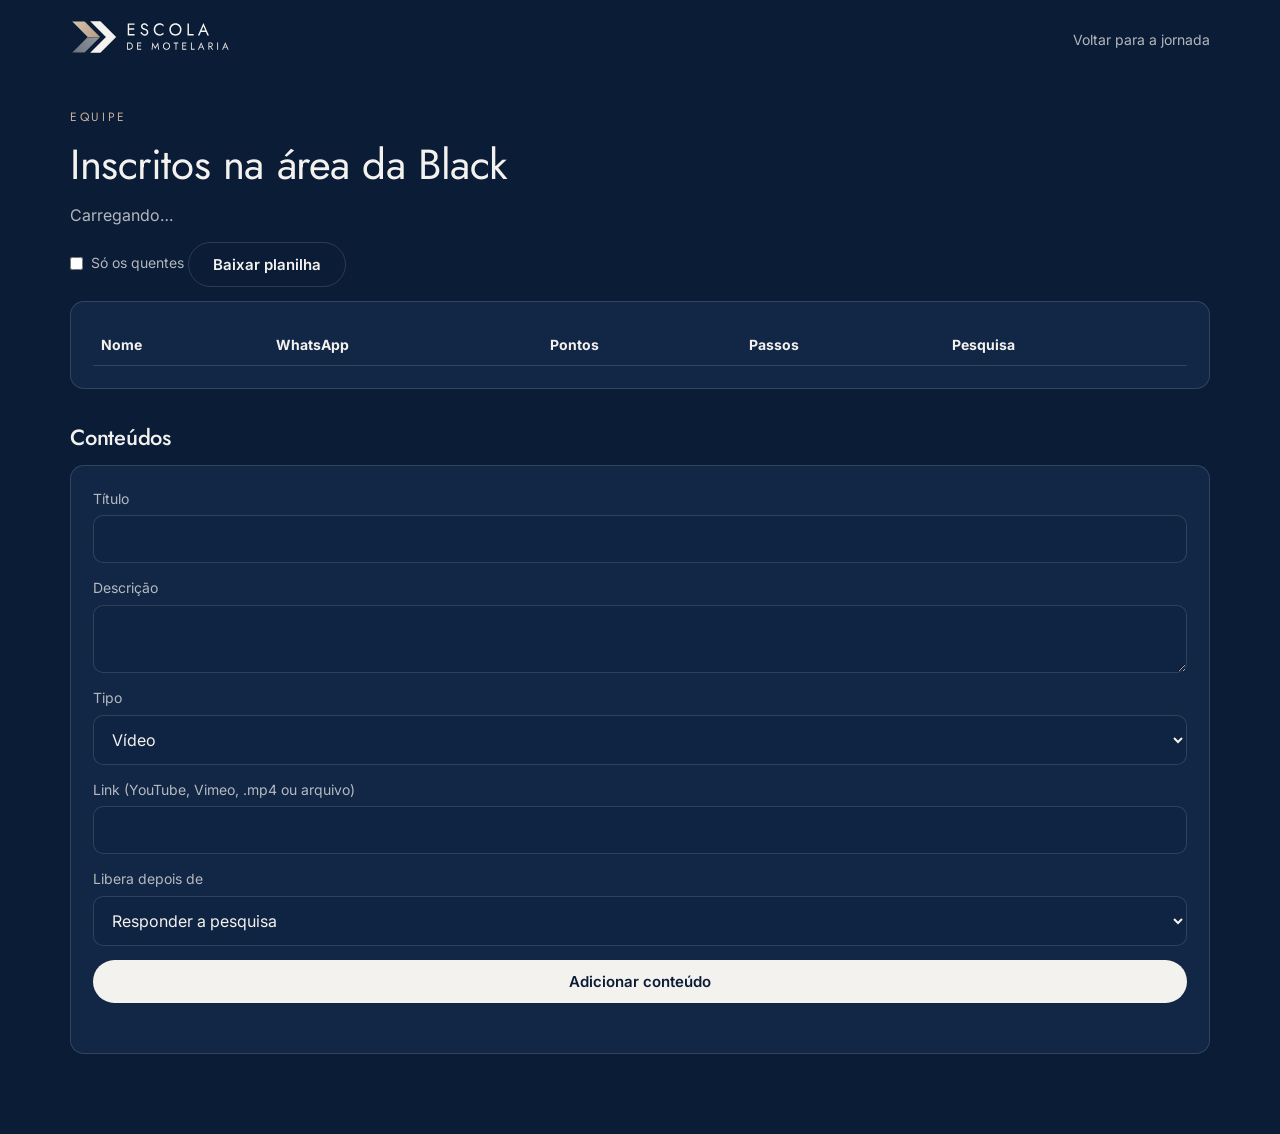
<file: area/equipe.html>
<!doctype html>
<html lang="pt-BR">
<head>
<meta charset="utf-8">
<meta name="viewport" content="width=device-width, initial-scale=1">
<title>Equipe · Área da Black 2026</title>
<meta name="description" content="Painel da equipe da Black 2026: inscritos, pontuação e conteúdos.">
<meta name="robots" content="noindex">
<link rel="icon" href="../assets/simbolo-neg.svg?v=2" type="image/svg+xml">
<link href="https://fonts.googleapis.com/css2?family=Jost:wght@400;500&family=Inter:wght@400;500;600&display=swap" rel="stylesheet">
<link rel="stylesheet" href="area.css">
<style>.wrap{max-width:1180px}</style>
</head>
<body>
<header><div class="wrap"><a href="./"><img src="../assets/escola-neg.svg?v=2" alt="Escola de Motelaria" width="160" height="34"></a><a href="./">Voltar para a jornada</a></div></header>
<main><div class="wrap">
  <p class="eyebrow">Equipe</p>
  <h1>Inscritos na área da Black</h1>
  <p class="sub" id="resumo">Carregando…</p>
  <p style="margin-top:14px"><label style="display:inline-flex;gap:8px;align-items:center"><input type="checkbox" id="so-quentes" style="width:auto"> Só os quentes</label> <button class="btn sec" id="csv">Baixar planilha</button></p>
  <div class="card" style="overflow:auto"><table><thead><tr><th>Nome</th><th>WhatsApp</th><th>Pontos</th><th>Passos</th><th>Pesquisa</th></tr></thead><tbody id="linhas"></tbody></table></div>

  <h2>Conteúdos</h2>
  <div id="lista-conteudos"></div>
  <form id="f-conteudo" class="card" style="max-width:none">
    <label>Título<input name="titulo" required></label>
    <label>Descrição<textarea name="descricao" rows="2"></textarea></label>
    <label>Tipo<select name="tipo"><option value="video">Vídeo</option><option value="brinde">Brinde (arquivo/link)</option></select></label>
    <label>Link (YouTube, Vimeo, .mp4 ou arquivo)<input name="url" type="url" required></label>
    <label>Libera depois de<select name="libera_apos"><option value="pesquisa">Responder a pesquisa</option><option value="video">Assistir o vídeo</option><option value="indicacao">Indicar alguém</option><option value="comunidade">Entrar na comunidade</option><option value="boas_vindas">Logo no 1º acesso</option></select></label>
    <button class="btn">Adicionar conteúdo</button>
    <p class="msg" id="m-conteudo"></p>
  </form>
</div></main>
<script type="module">
import { supabase, $, esc } from './app.js';
const { data: { user } } = await supabase.auth.getUser();
if (!user) location.href = './';
let linhas = [];
async function carregar() {
  const { data, error } = await supabase.rpc('black_painel');
  if (error) { $('#resumo').textContent = 'Acesso restrito à equipe.'; return; }
  linhas = data;
  const q = data.filter((l) => l.faixa === 'quente').length, m = data.filter((l) => l.faixa === 'morno').length;
  $('#resumo').textContent = `${data.length} inscritos · ${q} quentes · ${m} mornos · ${data.length - q - m} frios`;
  desenhar();
  const { data: cs } = await supabase.from('black_conteudos').select('*').order('ordem');
  $('#lista-conteudos').innerHTML = (cs || []).map((c) => `<div class="card passo"><span class="ok">${c.tipo === 'video' ? '▶' : '🎁'}</span><div>${esc(c.titulo)}<small>libera após: ${c.libera_apos} · ${esc(c.url)}</small></div><button class="btn sec" data-apagar="${c.id}">Remover</button></div>`).join('');
  document.querySelectorAll('[data-apagar]').forEach((b) => b.onclick = async () => { if (confirm('Remover este conteúdo?')) { await supabase.from('black_conteudos').delete().eq('id', b.dataset.apagar); carregar(); } });
}
function desenhar() {
  const so = $('#so-quentes').checked;
  $('#linhas').innerHTML = linhas.filter((l) => !so || l.faixa === 'quente').map((l) => `<tr><td>${esc(l.nome)}<br><small>${esc(l.email)}${l.ja_aluno ? ' · aluno' : ''}</small></td><td><a style="color:var(--champ)" target="_blank" href="https://wa.me/${esc(l.whatsapp.replace(/\D/g, ''))}">${esc(l.whatsapp)}</a></td><td>${l.pontos} <span class="tag ${l.faixa}">${l.faixa}</span></td><td>${(l.passos || []).length}/5</td><td>${l.intencao ? esc(`${l.intencao} · ${l.cargo} · ${l.motel_qtd} motel(is) · ${l.suites} · ${l.medo_2027} · ${l.orcamento}`) : '—'}</td></tr>`).join('');
}
$('#so-quentes').onchange = desenhar;
$('#csv').onclick = () => {
  const cols = ['nome', 'email', 'whatsapp', 'ja_aluno', 'pontos', 'faixa', 'intencao', 'cargo', 'motel_qtd', 'suites', 'medo_2027', 'orcamento', 'created_at'];
  const csv = [cols.join(';'), ...linhas.map((l) => cols.map((c) => `"${String(l[c] ?? '').replace(/"/g, '""')}"`).join(';'))].join('\n');
  const a = document.createElement('a'); a.href = URL.createObjectURL(new Blob(['\ufeff' + csv], { type: 'text/csv' })); a.download = 'black-2026-area.csv'; a.click();
};
$('#f-conteudo').onsubmit = async (e) => {
  e.preventDefault();
  const { error } = await supabase.from('black_conteudos').insert(Object.fromEntries(new FormData(e.target)));
  $('#m-conteudo').textContent = error ? 'Não consegui salvar.' : 'Conteúdo adicionado.';
  if (!error) { e.target.reset(); carregar(); }
};
carregar();
</script>
</body>
</html>
</file>
<file: app/area.css>
:root{--azul:#0B1C37;--off:#F4F2EE;--champ:#C6AF99;--azul-2:#122646;--linha:rgba(244,242,238,.14);--suave:rgba(244,242,238,.72);--raio:14px}
*{box-sizing:border-box;margin:0;padding:0}
body{font-family:Inter,system-ui,sans-serif;background:var(--azul);color:var(--off);line-height:1.55;min-height:100vh;-webkit-font-smoothing:antialiased}
h1,h2,h3{font-family:Jost,Inter,sans-serif;font-weight:500;letter-spacing:-.01em;line-height:1.15}
h1{font-size:clamp(28px,4.5vw,42px);font-weight:400}
h2{font-size:22px;margin:36px 0 14px}
.wrap{max-width:760px;margin:0 auto;padding:0 20px}
header .wrap{display:flex;align-items:center;justify-content:space-between;height:80px;gap:12px}
header img{height:34px}
header a,header button.link{color:var(--suave);font-size:14px;background:none;border:0;cursor:pointer;text-decoration:none}
main{padding:28px 0 80px}
.eyebrow{font-family:Jost,sans-serif;font-size:12px;letter-spacing:.22em;text-transform:uppercase;color:var(--champ);margin-bottom:14px}
.sub{margin-top:14px;color:var(--suave);max-width:56ch}
.card{background:var(--azul-2);border:1px solid var(--linha);border-radius:var(--raio);padding:22px;margin-top:14px}
form{display:grid;gap:14px;margin-top:22px;max-width:480px}
label{display:grid;gap:6px;font-size:14px;color:var(--suave)}
input,select,textarea{font:16px Inter,sans-serif;padding:13px 14px;border-radius:10px;border:1px solid var(--linha);background:#0f2342;color:var(--off)}
.btn{display:inline-flex;align-items:center;justify-content:center;gap:8px;border:0;border-radius:999px;padding:14px 24px;font:600 15px/1 Inter,sans-serif;cursor:pointer;text-decoration:none;background:var(--off);color:var(--azul)}
.btn.sec{background:transparent;color:var(--off);border:1px solid var(--linha)}
.btn:disabled{opacity:.5;cursor:not-allowed}
.msg{font-size:14px;color:var(--champ);min-height:1em}
.placar{display:flex;gap:18px;align-items:center;flex-wrap:wrap}
.placar strong{font-family:Jost,sans-serif;font-size:40px;font-weight:500}
.barra{height:8px;border-radius:99px;background:var(--linha);overflow:hidden;margin-top:14px}
.barra i{display:block;height:100%;background:var(--champ)}
.passo{display:grid;grid-template-columns:34px 1fr auto;gap:14px;align-items:center}
.passo .ok{width:30px;height:30px;border-radius:50%;border:1px solid var(--linha);display:grid;place-items:center;font-size:15px}
.passo.feito .ok{background:var(--champ);color:var(--azul);border-color:var(--champ)}
.passo small{display:block;color:var(--suave);font-size:13px}
.pts{font-size:13px;color:var(--champ);white-space:nowrap}
.trancado{opacity:.6}
.video{position:relative;aspect-ratio:16/9;border-radius:10px;overflow:hidden;margin-top:12px;background:#000}
.video iframe,.video video{position:absolute;inset:0;width:100%;height:100%;border:0}
table{width:100%;border-collapse:collapse;font-size:14px}
th,td{text-align:left;padding:10px 8px;border-bottom:1px solid var(--linha);vertical-align:top}
.tag{display:inline-block;padding:3px 10px;border-radius:99px;font-size:12px;border:1px solid var(--linha)}
.tag.quente{background:var(--champ);color:var(--azul)}
[hidden]{display:none!important}
/* jornada v3 */
.topo .placar small{display:block;font-size:12px;letter-spacing:.12em;text-transform:uppercase;color:var(--suave)}
.topo .placar strong{font-size:30px}
.painel{position:relative;border-color:var(--champ)}
.painel h2{margin-top:6px}
.painel h3{font-family:Jost,sans-serif;font-weight:500;font-size:18px;margin:20px 0 8px}
.fechar{position:absolute;top:14px;right:16px;background:none;border:0;color:var(--suave);cursor:pointer;font-size:14px}
button.link{background:none;border:0;color:var(--champ);cursor:pointer;font-size:14px;margin-top:14px}
.barra.fina{height:4px;margin:0 0 10px}
.opcoes{display:grid;gap:10px;margin-top:12px}
.opcao{text-align:left;font:500 16px Inter,sans-serif;padding:15px 18px;border-radius:12px;border:1px solid var(--linha);background:#0f2342;color:var(--off);cursor:pointer}
.opcao:hover{border-color:var(--champ)}
.passo strong{font-weight:600}
.passo .estado{color:var(--champ)}
.passo.agendada,.passo.trancada{opacity:.6}
.grade2{display:grid;grid-template-columns:1fr 1fr;gap:12px}
.grade3{display:grid;grid-template-columns:1.3fr 1fr 1fr;gap:8px 10px;align-items:center;font-size:14px;color:var(--suave)}
.grade3 small{font-size:12px}
@media (max-width:560px){.grade2{grid-template-columns:1fr}.grade3{grid-template-columns:1fr 1fr;}.grade3 span{grid-column:1/-1;margin-top:6px}.grade3>span:first-child{display:none}}
.check{display:flex;gap:10px;align-items:center;color:var(--off)}
.check input{width:auto}
.checks{display:flex;flex-wrap:wrap;gap:8px 18px}
table.res{margin-top:12px}
table.res td,table.res th{padding:9px 8px}
.regua{position:relative;height:12px;border-radius:99px;background:var(--linha);margin:16px 0 6px}
.regua i{display:block;height:100%;border-radius:99px;background:var(--champ)}
.regua b{position:absolute;top:-5px;width:2px;height:22px;background:var(--off)}
.lei a{color:var(--champ)}
.acoes{display:grid;gap:12px;padding-left:18px}
.acoes li small{display:block;color:var(--champ);font-size:12px;letter-spacing:.08em}
.acoes li span{display:block;color:var(--suave);font-size:14px}
.rx{list-style:none;display:grid;gap:10px}
.rx li{border-left:2px solid var(--champ);padding-left:12px}
.rx li span{display:block;color:var(--suave)}
.escada{list-style:none;display:grid;gap:8px;margin-top:14px}
.escada li{border:1px solid var(--linha);border-radius:10px;padding:12px 14px;color:var(--suave)}
.escada li strong{display:block;color:var(--off)}
.escada li.ok{border-color:var(--champ)}
.acoes-linha{display:flex;gap:10px;flex-wrap:wrap;margin-top:18px}
.kpis{display:flex;flex-wrap:wrap;gap:10px;margin-top:18px}
.kpi{background:var(--azul-2);border:1px solid var(--linha);border-radius:12px;padding:12px 16px;min-width:120px}
.kpi strong{display:block;font:500 26px Jost,sans-serif}
.kpi small{color:var(--suave);font-size:12px}
.filtros{display:flex;flex-wrap:wrap;gap:12px;align-items:end;margin-top:22px}
.filtros label{min-width:160px}
.btn.mini{padding:8px 14px;font-size:13px}
.marcas{white-space:nowrap}
.mk{display:inline-block;font-size:10px;padding:2px 4px;margin:1px;border-radius:4px;border:1px solid var(--linha);color:var(--suave)}
.mk.ok{background:var(--champ);color:var(--azul);border-color:var(--champ)}
.tag.prioridade{background:var(--champ);color:var(--azul)}
.tag.acelerar{border-color:var(--champ);color:var(--champ)}
code{font-size:13px;color:var(--champ)}
@media print{header,#tarefas,#conteudos,.topo,h2+#tarefas,.fechar,.acoes-linha,#v-jornada>h2,#v-jornada>.eyebrow,#oi{display:none!important}body{background:#fff;color:#0B1C37}.painel{border:0;background:#fff}.rx li span,.sub{color:#333}}
</file>
<file: area/area.css>
:root{--azul:#0B1C37;--off:#F4F2EE;--champ:#C6AF99;--azul-2:#122646;--linha:rgba(244,242,238,.14);--suave:rgba(244,242,238,.72);--raio:14px}
*{box-sizing:border-box;margin:0;padding:0}
body{font-family:Inter,system-ui,sans-serif;background:var(--azul);color:var(--off);line-height:1.55;min-height:100vh;-webkit-font-smoothing:antialiased}
h1,h2,h3{font-family:Jost,Inter,sans-serif;font-weight:500;letter-spacing:-.01em;line-height:1.15}
h1{font-size:clamp(28px,4.5vw,42px);font-weight:400}
h2{font-size:22px;margin:36px 0 14px}
.wrap{max-width:760px;margin:0 auto;padding:0 20px}
header .wrap{display:flex;align-items:center;justify-content:space-between;height:80px;gap:12px}
header img{height:34px}
header a,header button.link{color:var(--suave);font-size:14px;background:none;border:0;cursor:pointer;text-decoration:none}
main{padding:28px 0 80px}
.eyebrow{font-family:Jost,sans-serif;font-size:12px;letter-spacing:.22em;text-transform:uppercase;color:var(--champ);margin-bottom:14px}
.sub{margin-top:14px;color:var(--suave);max-width:56ch}
.card{background:var(--azul-2);border:1px solid var(--linha);border-radius:var(--raio);padding:22px;margin-top:14px}
form{display:grid;gap:14px;margin-top:22px;max-width:480px}
label{display:grid;gap:6px;font-size:14px;color:var(--suave)}
input,select,textarea{font:16px Inter,sans-serif;padding:13px 14px;border-radius:10px;border:1px solid var(--linha);background:#0f2342;color:var(--off)}
.btn{display:inline-flex;align-items:center;justify-content:center;gap:8px;border:0;border-radius:999px;padding:14px 24px;font:600 15px/1 Inter,sans-serif;cursor:pointer;text-decoration:none;background:var(--off);color:var(--azul)}
.btn.sec{background:transparent;color:var(--off);border:1px solid var(--linha)}
.btn:disabled{opacity:.5;cursor:not-allowed}
.msg{font-size:14px;color:var(--champ);min-height:1em}
.placar{display:flex;gap:18px;align-items:center;flex-wrap:wrap}
.placar strong{font-family:Jost,sans-serif;font-size:40px;font-weight:500}
.barra{height:8px;border-radius:99px;background:var(--linha);overflow:hidden;margin-top:14px}
.barra i{display:block;height:100%;background:var(--champ)}
.passo{display:grid;grid-template-columns:34px 1fr auto;gap:14px;align-items:center}
.passo .ok{width:30px;height:30px;border-radius:50%;border:1px solid var(--linha);display:grid;place-items:center;font-size:15px}
.passo.feito .ok{background:var(--champ);color:var(--azul);border-color:var(--champ)}
.passo small{display:block;color:var(--suave);font-size:13px}
.pts{font-size:13px;color:var(--champ);white-space:nowrap}
.trancado{opacity:.6}
.video{position:relative;aspect-ratio:16/9;border-radius:10px;overflow:hidden;margin-top:12px;background:#000}
.video iframe,.video video{position:absolute;inset:0;width:100%;height:100%;border:0}
table{width:100%;border-collapse:collapse;font-size:14px}
th,td{text-align:left;padding:10px 8px;border-bottom:1px solid var(--linha);vertical-align:top}
.tag{display:inline-block;padding:3px 10px;border-radius:99px;font-size:12px;border:1px solid var(--linha)}
.tag.quente{background:var(--champ);color:var(--azul)}
[hidden]{display:none!important}
</file>
